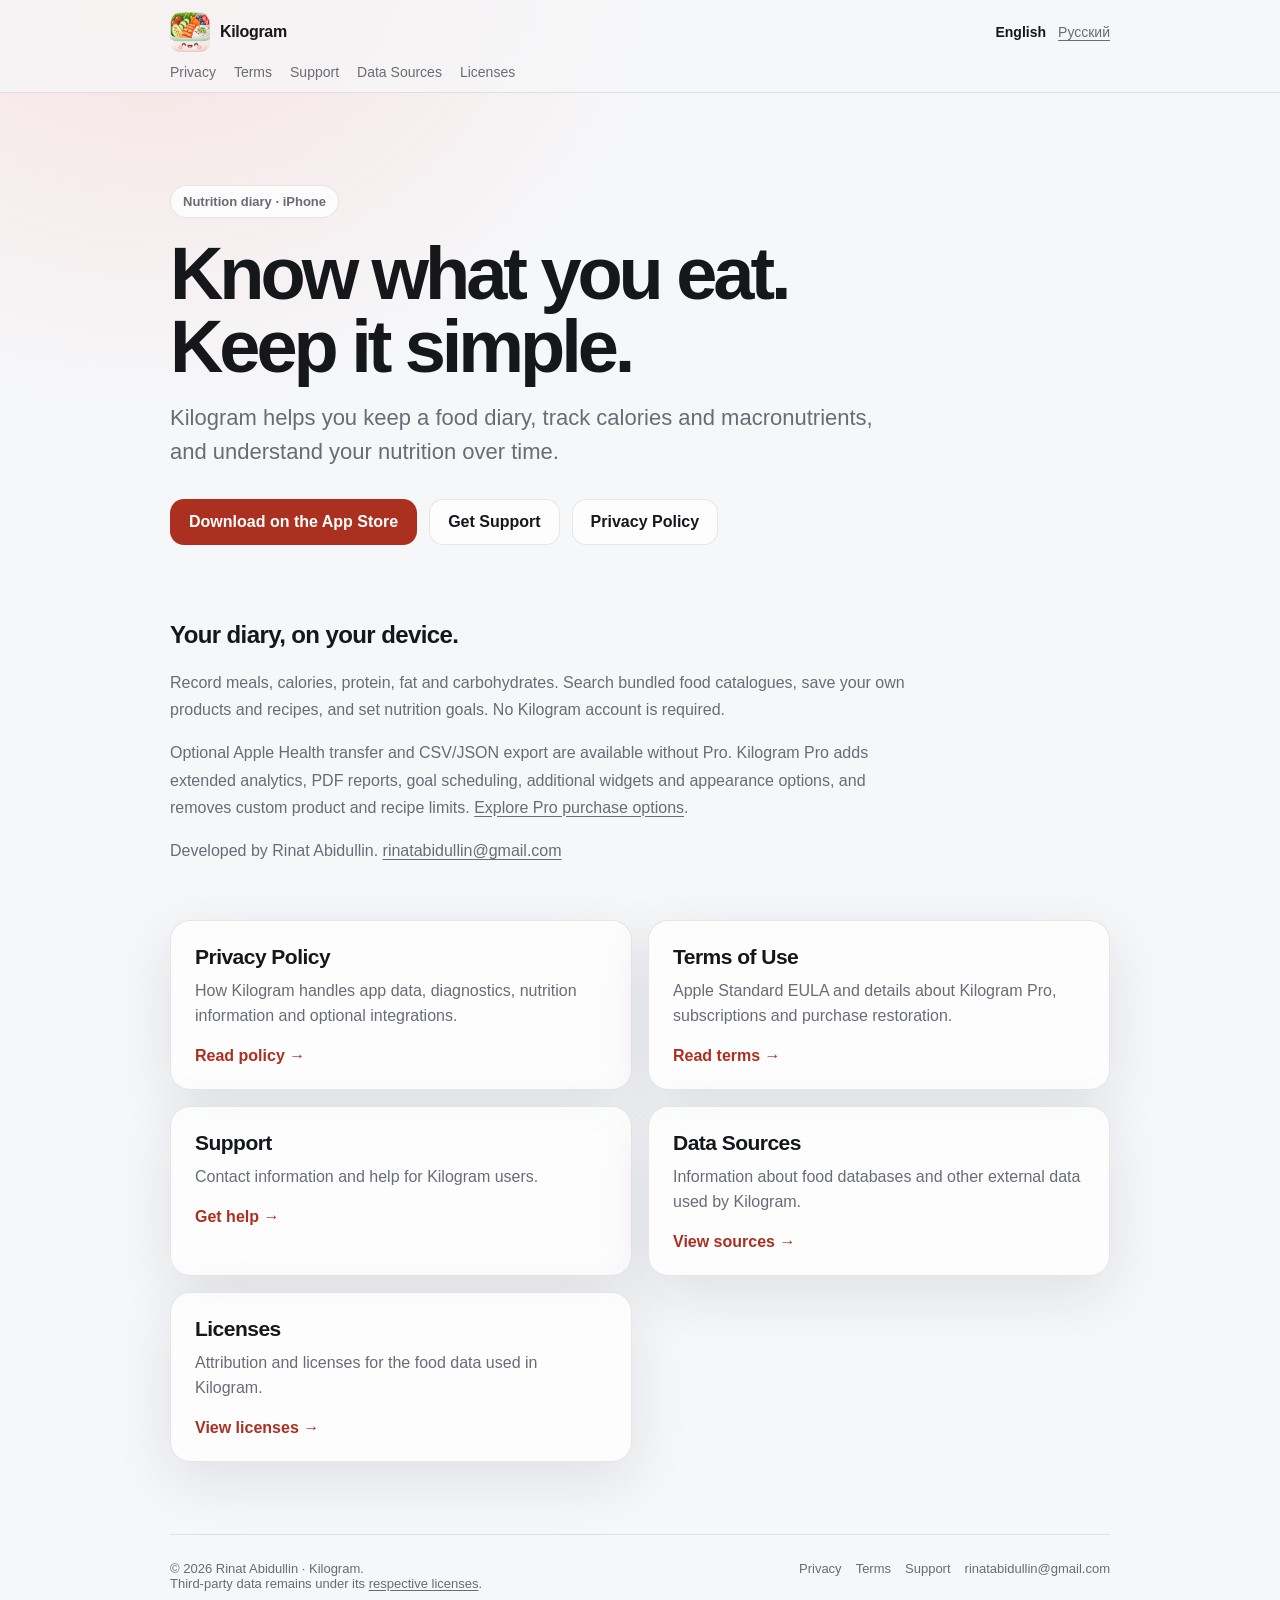
<file: index.html>
<!doctype html>
<html lang="en">
<head>
  <meta charset="utf-8">
  <meta name="viewport" content="width=device-width, initial-scale=1">
  <meta name="description" content="Kilogram — nutrition diary and calorie tracker. Privacy, terms, support and food data sources.">
  <meta name="theme-color" content="#ff6b57">
  <title>Nutrition diary — Kilogram</title>
  <link rel="icon" type="image/png" href="./assets/kilogram-app-icon.png">
  <link rel="apple-touch-icon" href="./assets/kilogram-app-icon.png">
  <link rel="stylesheet" href="./assets/styles.css">
  <link rel="canonical" href="https://rinatabidullin.github.io/kilogram-site/">
  <link rel="alternate" hreflang="en" href="https://rinatabidullin.github.io/kilogram-site/">
  <link rel="alternate" hreflang="ru" href="https://rinatabidullin.github.io/kilogram-site/ru/">
</head>
<body>
  <a class="skip-link" href="#main">Skip to content</a>
  <header class="site-header">
    <div class="header-inner">
      <a class="brand" href="./"><img class="brand-mark" src="./assets/kilogram-app-icon.png" width="40" height="40" alt=""><span>Kilogram</span></a>
      <nav class="language-switcher" aria-label="Language">
        <a href="./" lang="en" hreflang="en" aria-current="page">English</a>
        <a href="ru/" lang="ru" hreflang="ru">Русский</a>
      </nav>
      <nav class="nav" aria-label="Primary">
        <a href="./privacy/">Privacy</a>
        <a href="./terms/">Terms</a>
        <a href="./support/">Support</a>
        <a href="./data-sources/">Data Sources</a>
        <a href="./licenses/">Licenses</a>
      </nav>
    </div>
  </header>
  <main id="main" tabindex="-1">
    <section class="hero">
      <span class="eyebrow">Nutrition diary · iPhone</span>
      <h1>Know what you eat.<br>Keep it simple.</h1>
      <p>Kilogram helps you keep a food diary, track calories and macronutrients, and understand your nutrition over time.</p>
      <div class="actions">
        <a class="button primary" href="https://apps.apple.com/app/id1133175657">Download on the App Store</a>
        <a class="button" href="support/">Get Support</a>
        <a class="button" href="privacy/">Privacy Policy</a>
      </div>
    </section>

    <section class="feature-summary" aria-labelledby="features-title">
      <h2 id="features-title">Your diary, on your device.</h2>
      <p>Record meals, calories, protein, fat and carbohydrates. Search bundled food catalogues, save your own products and recipes, and set nutrition goals. No Kilogram account is required.</p>
      <p>Optional Apple Health transfer and CSV/JSON export are available without Pro. Kilogram Pro adds extended analytics, PDF reports, goal scheduling, additional widgets and appearance options, and removes custom product and recipe limits. <a href="terms/">Explore Pro purchase options</a>.</p>
      <p>Developed by Rinat Abidullin. <a href="mailto:rinatabidullin@gmail.com">rinatabidullin@gmail.com</a></p>
    </section>

    <section class="grid" aria-label="Information">
      <a class="card" href="privacy/">
        <h2>Privacy Policy</h2>
        <p>How Kilogram handles app data, diagnostics, nutrition information and optional integrations.</p>
        <span class="arrow">Read policy →</span>
      </a>
      <a class="card" href="terms/">
        <h2>Terms of Use</h2>
        <p>Apple Standard EULA and details about Kilogram Pro, subscriptions and purchase restoration.</p>
        <span class="arrow">Read terms →</span>
      </a>
      <a class="card" href="support/">
        <h2>Support</h2>
        <p>Contact information and help for Kilogram users.</p>
        <span class="arrow">Get help →</span>
      </a>
      <a class="card" href="data-sources/">
        <h2>Data Sources</h2>
        <p>Information about food databases and other external data used by Kilogram.</p>
        <span class="arrow">View sources →</span>
      </a>
      <a class="card" href="licenses/">
        <h2>Licenses</h2>
        <p>Attribution and licenses for the food data used in Kilogram.</p>
        <span class="arrow">View licenses →</span>
      </a>
    </section>
  </main>
  <footer>
    <span>© <span data-current-year>2026</span> Rinat Abidullin · Kilogram.<br>Third-party data remains under its <a href="./licenses/">respective licenses</a>.</span>
    <span class="footer-links"><a href="./privacy/">Privacy</a><a href="./terms/">Terms</a><a href="./support/">Support</a><a href="mailto:rinatabidullin@gmail.com">rinatabidullin@gmail.com</a></span>
  </footer>
  <script src="./assets/site.js" defer></script>
</body>
</html>
</file>
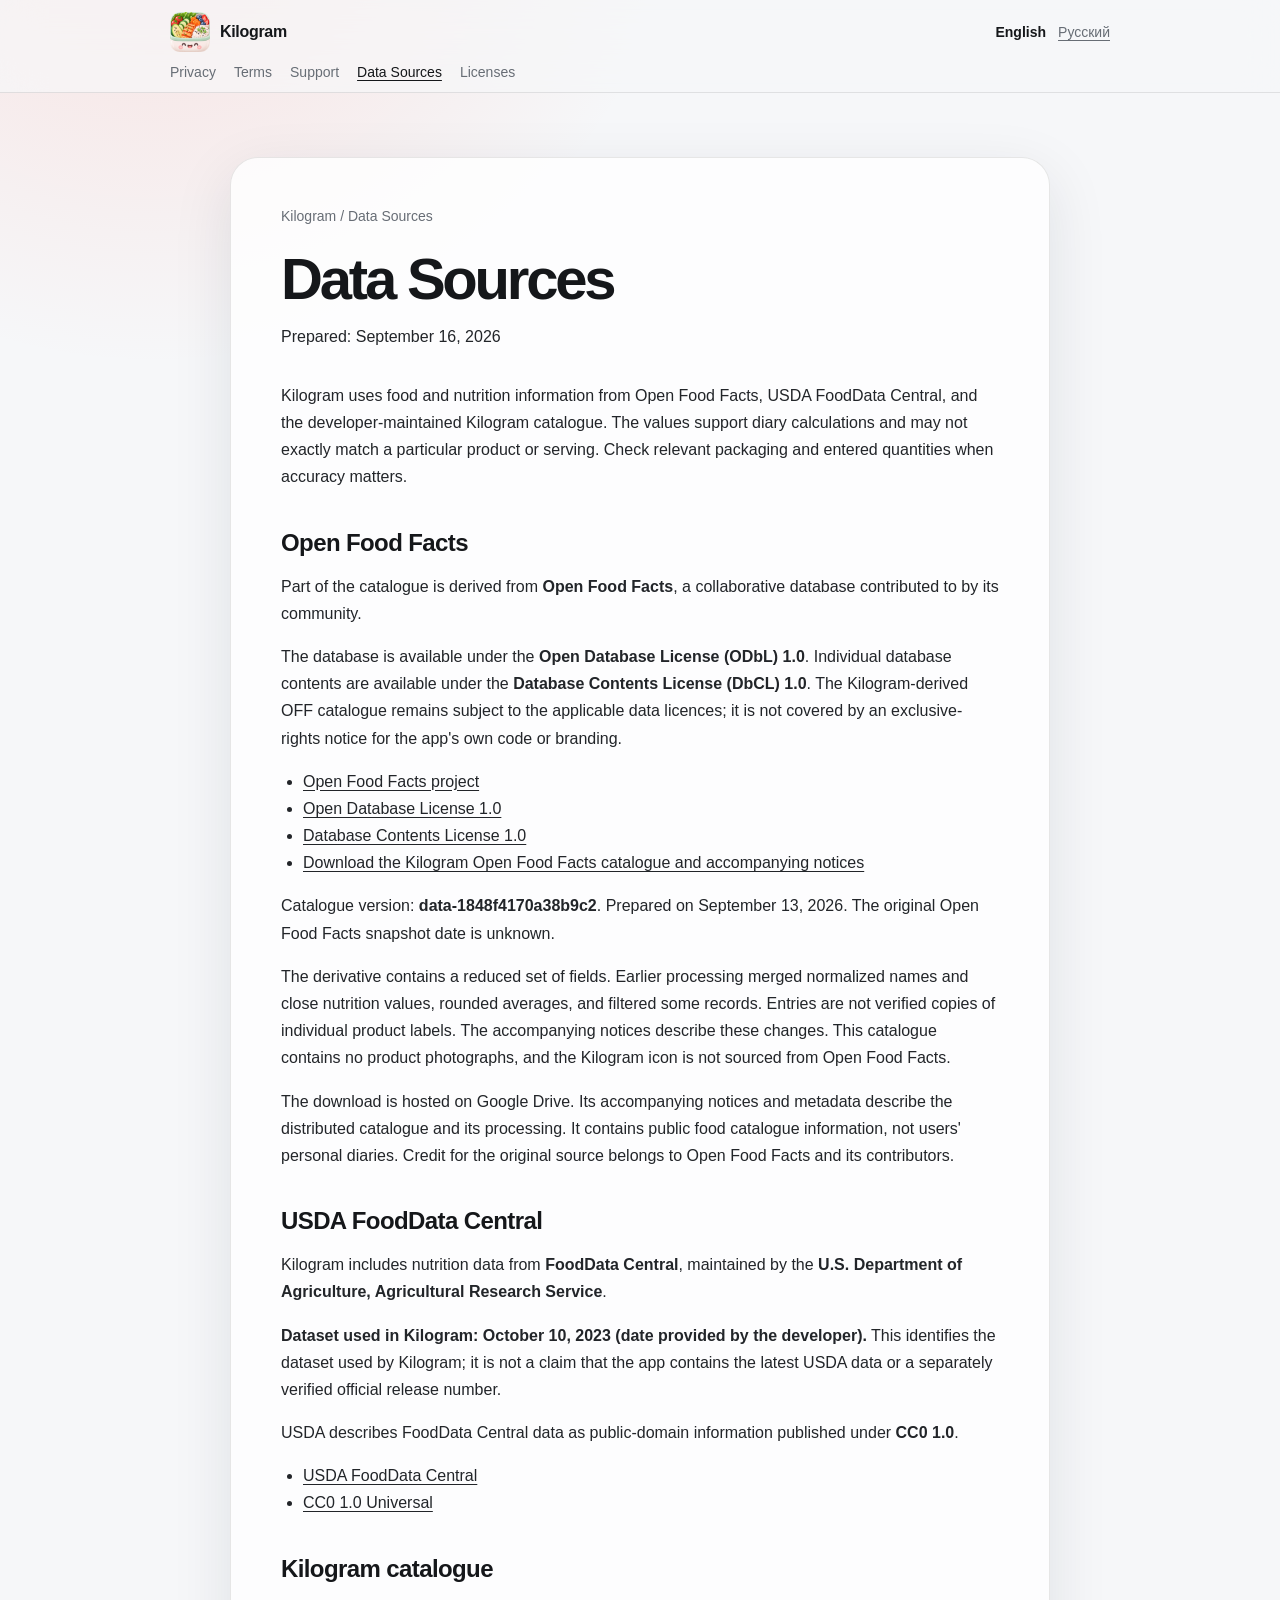
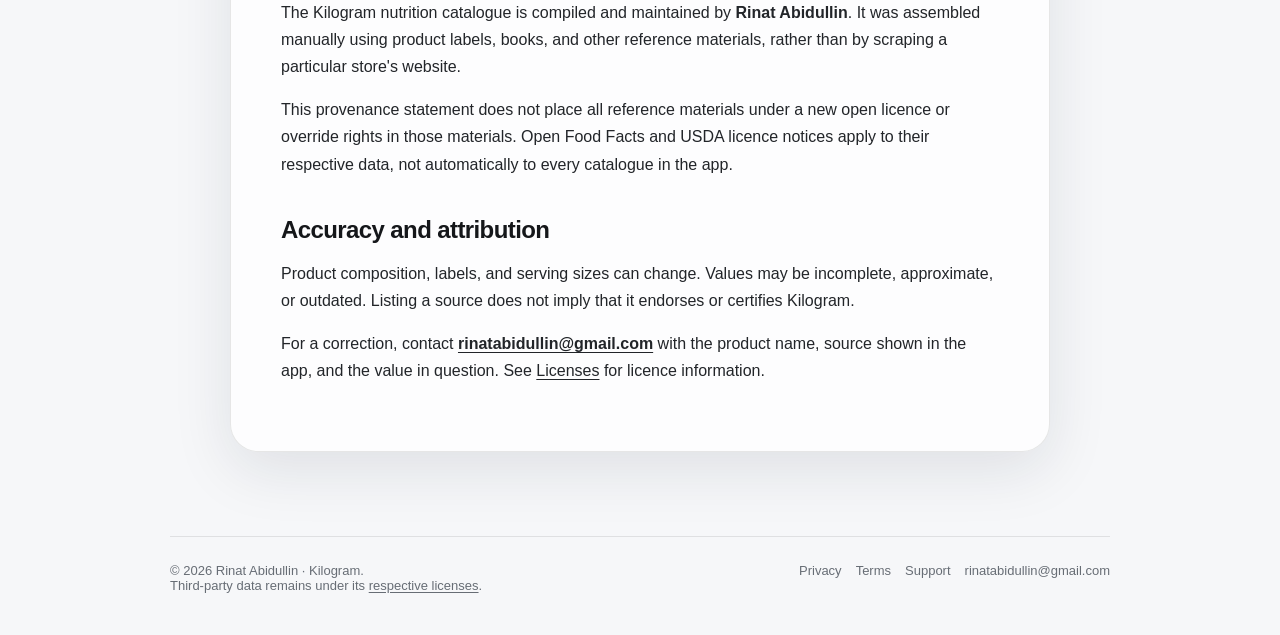
<file: data-sources/index.html>
<!doctype html>
<html lang="en">
<head>
  <meta charset="utf-8">
  <meta name="viewport" content="width=device-width, initial-scale=1">
  <meta name="description" content="Open Food Facts, USDA FoodData Central and Kilogram catalogue provenance, versions and licenses.">
  <meta name="theme-color" content="#ff6b57">
  <title>Data Sources — Kilogram</title>
  <link rel="icon" type="image/png" href="../assets/kilogram-app-icon.png">
  <link rel="apple-touch-icon" href="../assets/kilogram-app-icon.png">
  <link rel="stylesheet" href="../assets/styles.css">
  <link rel="canonical" href="https://rinatabidullin.github.io/kilogram-site/data-sources/">
  <link rel="alternate" hreflang="en" href="https://rinatabidullin.github.io/kilogram-site/data-sources/">
  <link rel="alternate" hreflang="ru" href="https://rinatabidullin.github.io/kilogram-site/ru/data-sources/">
</head>
<body>
  <a class="skip-link" href="#main">Skip to content</a>
  <header class="site-header">
    <div class="header-inner">
      <a class="brand" href="../"><img class="brand-mark" src="../assets/kilogram-app-icon.png" width="40" height="40" alt=""><span>Kilogram</span></a>
      <nav class="language-switcher" aria-label="Language">
        <a href="./" lang="en" hreflang="en" aria-current="page">English</a>
        <a href="../ru/data-sources/" lang="ru" hreflang="ru">Русский</a>
      </nav>
      <nav class="nav" aria-label="Primary">
        <a href="../privacy/">Privacy</a>
        <a href="../terms/">Terms</a>
        <a href="../support/">Support</a>
        <a href="../data-sources/" aria-current="page">Data Sources</a>
        <a href="../licenses/">Licenses</a>
      </nav>
    </div>
  </header>
  <main id="main" tabindex="-1" class="document">
    <article class="document-shell">
      <div class="breadcrumb"><a href="../">Kilogram</a> / Data Sources</div>
      <h1>Data Sources</h1>
      <p class="meta">Prepared: <time datetime="2026-09-16">September 16, 2026</time></p>
        <p>Kilogram uses food and nutrition information from Open Food Facts, USDA FoodData Central, and the developer-maintained Kilogram catalogue. The values support diary calculations and may not exactly match a particular product or serving. Check relevant packaging and entered quantities when accuracy matters.</p>
        <h2>Open Food Facts</h2>
        <p>Part of the catalogue is derived from <strong>Open Food Facts</strong>, a collaborative database contributed to by its community.</p>
        <p>The database is available under the <strong>Open Database License (ODbL) 1.0</strong>. Individual database contents are available under the <strong>Database Contents License (DbCL) 1.0</strong>. The Kilogram-derived OFF catalogue remains subject to the applicable data licences; it is not covered by an exclusive-rights notice for the app's own code or branding.</p>
        <ul>
<li><a href="https://world.openfoodfacts.org/">Open Food Facts project</a></li>
<li><a href="https://opendatacommons.org/licenses/odbl/1-0/">Open Database License 1.0</a></li>
<li><a href="https://opendatacommons.org/licenses/dbcl/1-0/">Database Contents License 1.0</a></li>
<li><a href="https://drive.google.com/file/d/1NzUM6jaEcSZrMdNPCFFt3goFEkJGOzcD">Download the Kilogram Open Food Facts catalogue and accompanying notices</a></li>
</ul>
        <p>Catalogue version: <strong>data-1848f4170a38b9c2</strong>. Prepared on September 13, 2026. The original Open Food Facts snapshot date is unknown.</p>
        <p>The derivative contains a reduced set of fields. Earlier processing merged normalized names and close nutrition values, rounded averages, and filtered some records. Entries are not verified copies of individual product labels. The accompanying notices describe these changes. This catalogue contains no product photographs, and the Kilogram icon is not sourced from Open Food Facts.</p>
        <p>The download is hosted on Google Drive. Its accompanying notices and metadata describe the distributed catalogue and its processing. It contains public food catalogue information, not users' personal diaries. Credit for the original source belongs to Open Food Facts and its contributors.</p>
        <h2>USDA FoodData Central</h2>
        <p>Kilogram includes nutrition data from <strong>FoodData Central</strong>, maintained by the <strong>U.S. Department of Agriculture, Agricultural Research Service</strong>.</p>
        <p><strong>Dataset used in Kilogram: October 10, 2023 (date provided by the developer).</strong> This identifies the dataset used by Kilogram; it is not a claim that the app contains the latest USDA data or a separately verified official release number.</p>
        <p>USDA describes FoodData Central data as public-domain information published under <strong>CC0 1.0</strong>.</p>
        <ul>
<li><a href="https://fdc.nal.usda.gov/">USDA FoodData Central</a></li>
<li><a href="https://creativecommons.org/publicdomain/zero/1.0/">CC0 1.0 Universal</a></li>
</ul>
        <h2>Kilogram catalogue</h2>
        <p>The Kilogram nutrition catalogue is compiled and maintained by <strong>Rinat Abidullin</strong>. It was assembled manually using product labels, books, and other reference materials, rather than by scraping a particular store's website.</p>
        <p>This provenance statement does not place all reference materials under a new open licence or override rights in those materials. Open Food Facts and USDA licence notices apply to their respective data, not automatically to every catalogue in the app.</p>
        <h2>Accuracy and attribution</h2>
        <p>Product composition, labels, and serving sizes can change. Values may be incomplete, approximate, or outdated. Listing a source does not imply that it endorses or certifies Kilogram.</p>
        <p>For a correction, contact <strong><a href="mailto:rinatabidullin@gmail.com">rinatabidullin@gmail.com</a></strong> with the product name, source shown in the app, and the value in question. See <a href="../licenses/">Licenses</a> for licence information.</p>
    </article>
  </main>
  <footer>
    <span>© <span data-current-year>2026</span> Rinat Abidullin · Kilogram.<br>Third-party data remains under its <a href="../licenses/">respective licenses</a>.</span>
    <span class="footer-links"><a href="../privacy/">Privacy</a><a href="../terms/">Terms</a><a href="../support/">Support</a><a href="mailto:rinatabidullin@gmail.com">rinatabidullin@gmail.com</a></span>
  </footer>
  <script src="../assets/site.js" defer></script>
</body>
</html>
</file>
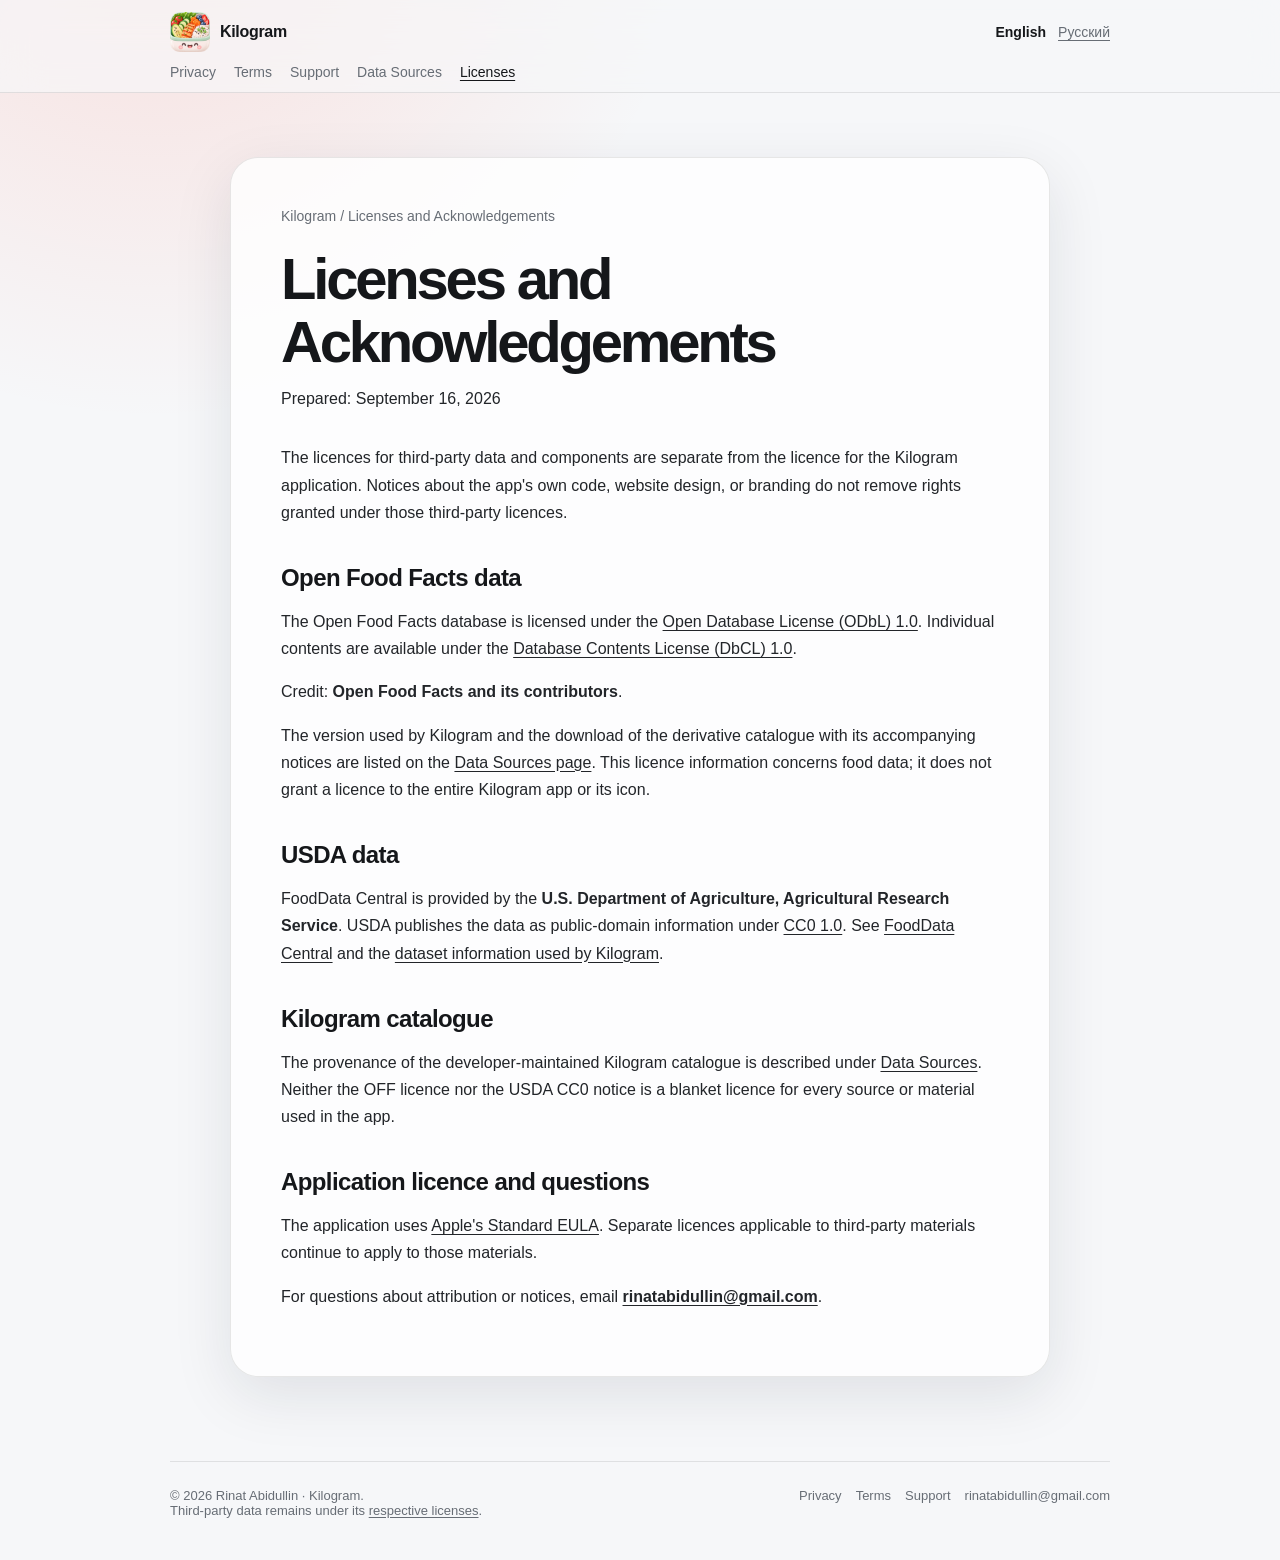
<file: licenses/index.html>
<!doctype html>
<html lang="en">
<head>
  <meta charset="utf-8">
  <meta name="viewport" content="width=device-width, initial-scale=1">
  <meta name="description" content="Attribution and data licenses for Open Food Facts, USDA and the Kilogram catalogue.">
  <meta name="theme-color" content="#ff6b57">
  <title>Licenses and Acknowledgements — Kilogram</title>
  <link rel="icon" type="image/png" href="../assets/kilogram-app-icon.png">
  <link rel="apple-touch-icon" href="../assets/kilogram-app-icon.png">
  <link rel="stylesheet" href="../assets/styles.css">
  <link rel="canonical" href="https://rinatabidullin.github.io/kilogram-site/licenses/">
  <link rel="alternate" hreflang="en" href="https://rinatabidullin.github.io/kilogram-site/licenses/">
  <link rel="alternate" hreflang="ru" href="https://rinatabidullin.github.io/kilogram-site/ru/licenses/">
</head>
<body>
  <a class="skip-link" href="#main">Skip to content</a>
  <header class="site-header">
    <div class="header-inner">
      <a class="brand" href="../"><img class="brand-mark" src="../assets/kilogram-app-icon.png" width="40" height="40" alt=""><span>Kilogram</span></a>
      <nav class="language-switcher" aria-label="Language">
        <a href="./" lang="en" hreflang="en" aria-current="page">English</a>
        <a href="../ru/licenses/" lang="ru" hreflang="ru">Русский</a>
      </nav>
      <nav class="nav" aria-label="Primary">
        <a href="../privacy/">Privacy</a>
        <a href="../terms/">Terms</a>
        <a href="../support/">Support</a>
        <a href="../data-sources/">Data Sources</a>
        <a href="../licenses/" aria-current="page">Licenses</a>
      </nav>
    </div>
  </header>
  <main id="main" tabindex="-1" class="document">
    <article class="document-shell">
      <div class="breadcrumb"><a href="../">Kilogram</a> / Licenses and Acknowledgements</div>
      <h1>Licenses and Acknowledgements</h1>
      <p class="meta">Prepared: <time datetime="2026-09-16">September 16, 2026</time></p>
        <p>The licences for third-party data and components are separate from the licence for the Kilogram application. Notices about the app's own code, website design, or branding do not remove rights granted under those third-party licences.</p>
        <h2>Open Food Facts data</h2>
        <p>The Open Food Facts database is licensed under the <a href="https://opendatacommons.org/licenses/odbl/1-0/">Open Database License (ODbL) 1.0</a>. Individual contents are available under the <a href="https://opendatacommons.org/licenses/dbcl/1-0/">Database Contents License (DbCL) 1.0</a>.</p>
        <p>Credit: <strong>Open Food Facts and its contributors</strong>.</p>
        <p>The version used by Kilogram and the download of the derivative catalogue with its accompanying notices are listed on the <a href="../data-sources/">Data Sources page</a>. This licence information concerns food data; it does not grant a licence to the entire Kilogram app or its icon.</p>
        <h2>USDA data</h2>
        <p>FoodData Central is provided by the <strong>U.S. Department of Agriculture, Agricultural Research Service</strong>. USDA publishes the data as public-domain information under <a href="https://creativecommons.org/publicdomain/zero/1.0/">CC0 1.0</a>. See <a href="https://fdc.nal.usda.gov/">FoodData Central</a> and the <a href="../data-sources/">dataset information used by Kilogram</a>.</p>
        <h2>Kilogram catalogue</h2>
        <p>The provenance of the developer-maintained Kilogram catalogue is described under <a href="../data-sources/">Data Sources</a>. Neither the OFF licence nor the USDA CC0 notice is a blanket licence for every source or material used in the app.</p>
        <h2>Application licence and questions</h2>
        <p>The application uses <a href="https://www.apple.com/legal/internet-services/itunes/dev/stdeula/">Apple's Standard EULA</a>. Separate licences applicable to third-party materials continue to apply to those materials.</p>
        <p>For questions about attribution or notices, email <strong><a href="mailto:rinatabidullin@gmail.com">rinatabidullin@gmail.com</a></strong>.</p>
    </article>
  </main>
  <footer>
    <span>© <span data-current-year>2026</span> Rinat Abidullin · Kilogram.<br>Third-party data remains under its <a href="../licenses/">respective licenses</a>.</span>
    <span class="footer-links"><a href="../privacy/">Privacy</a><a href="../terms/">Terms</a><a href="../support/">Support</a><a href="mailto:rinatabidullin@gmail.com">rinatabidullin@gmail.com</a></span>
  </footer>
  <script src="../assets/site.js" defer></script>
</body>
</html>
</file>
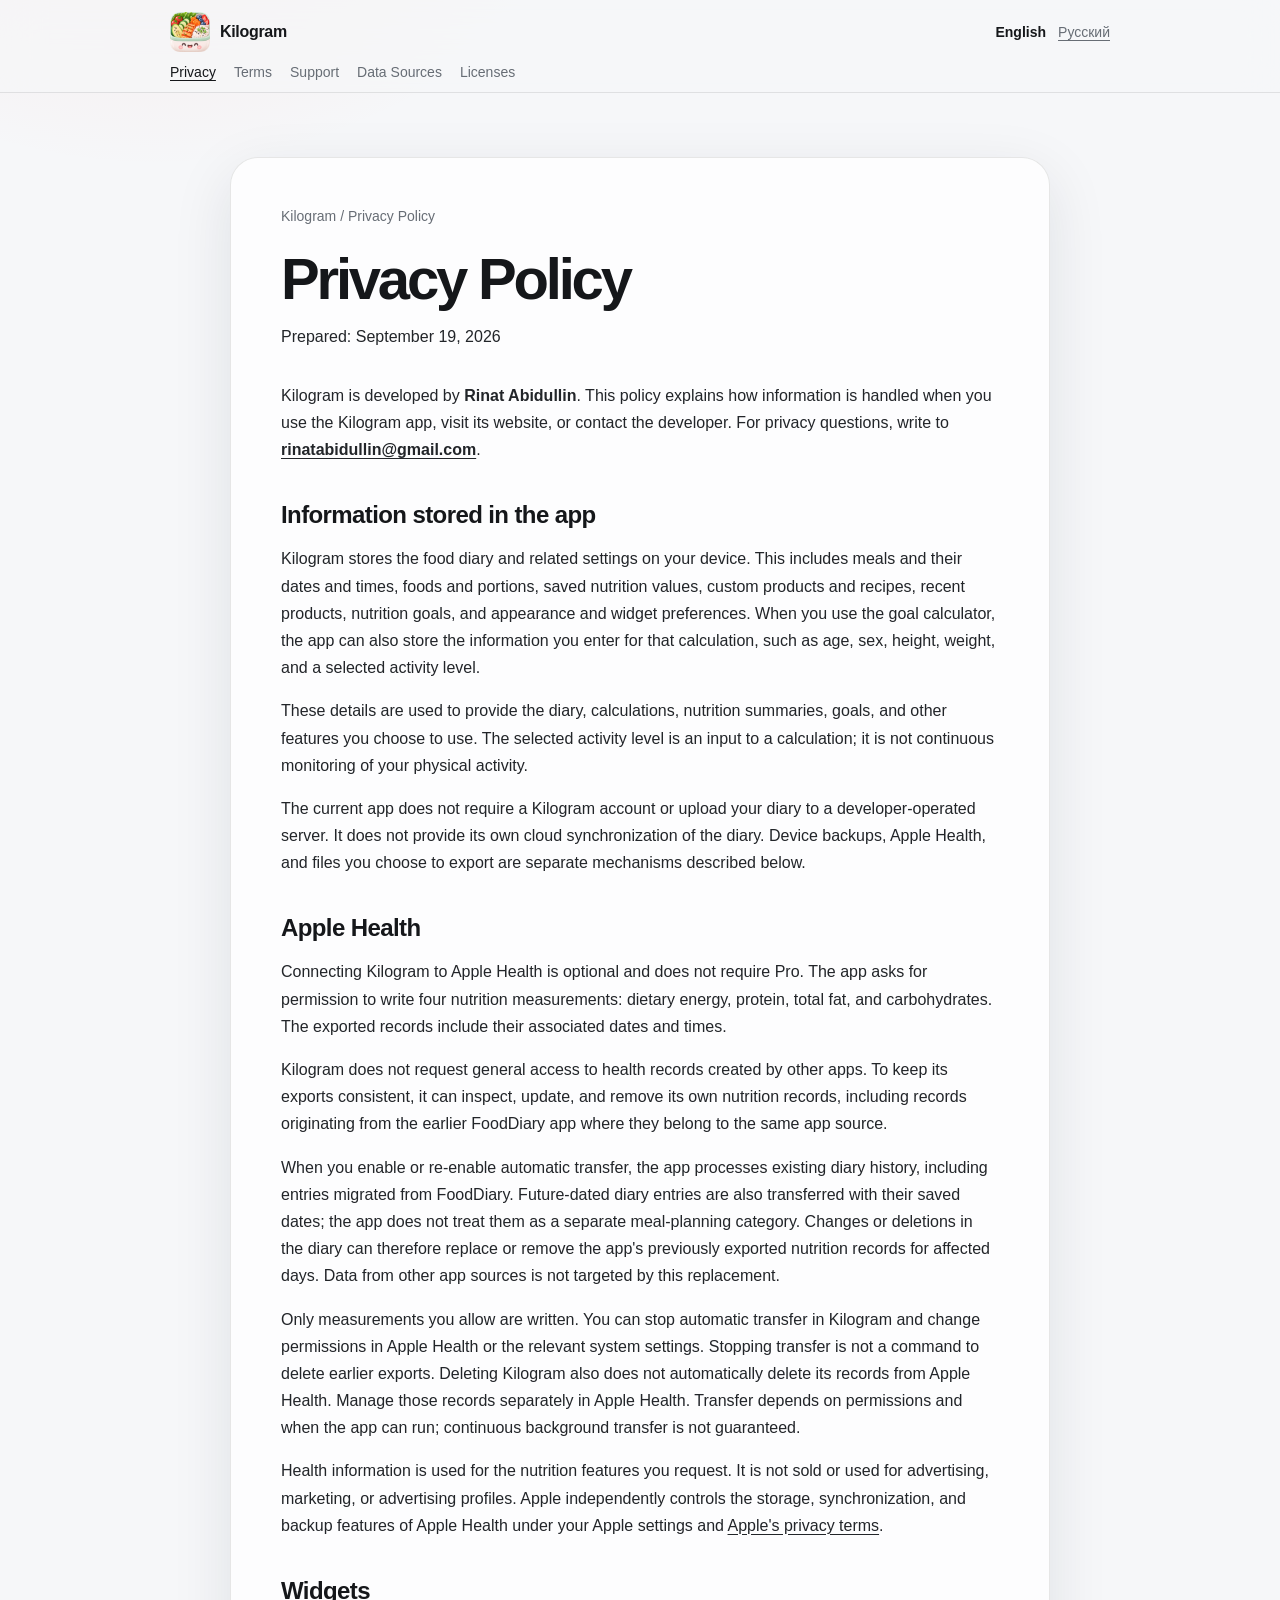
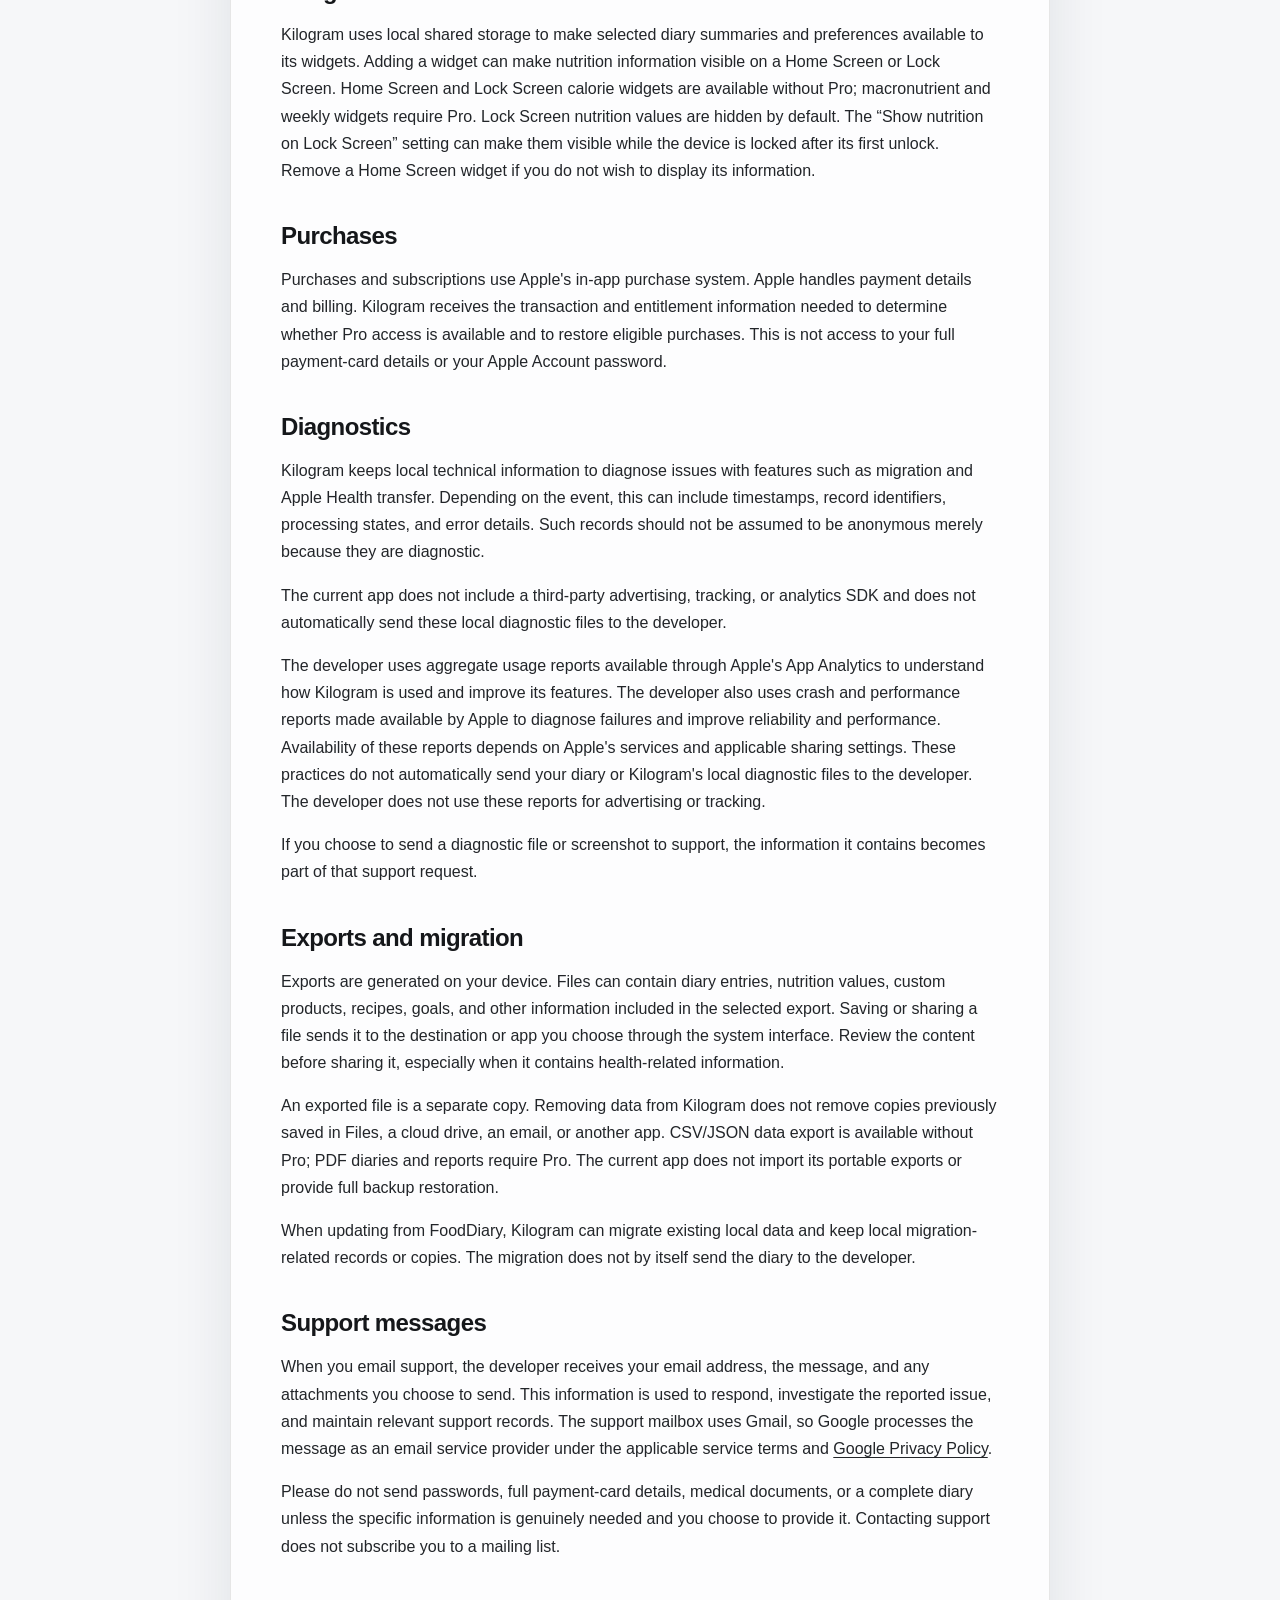
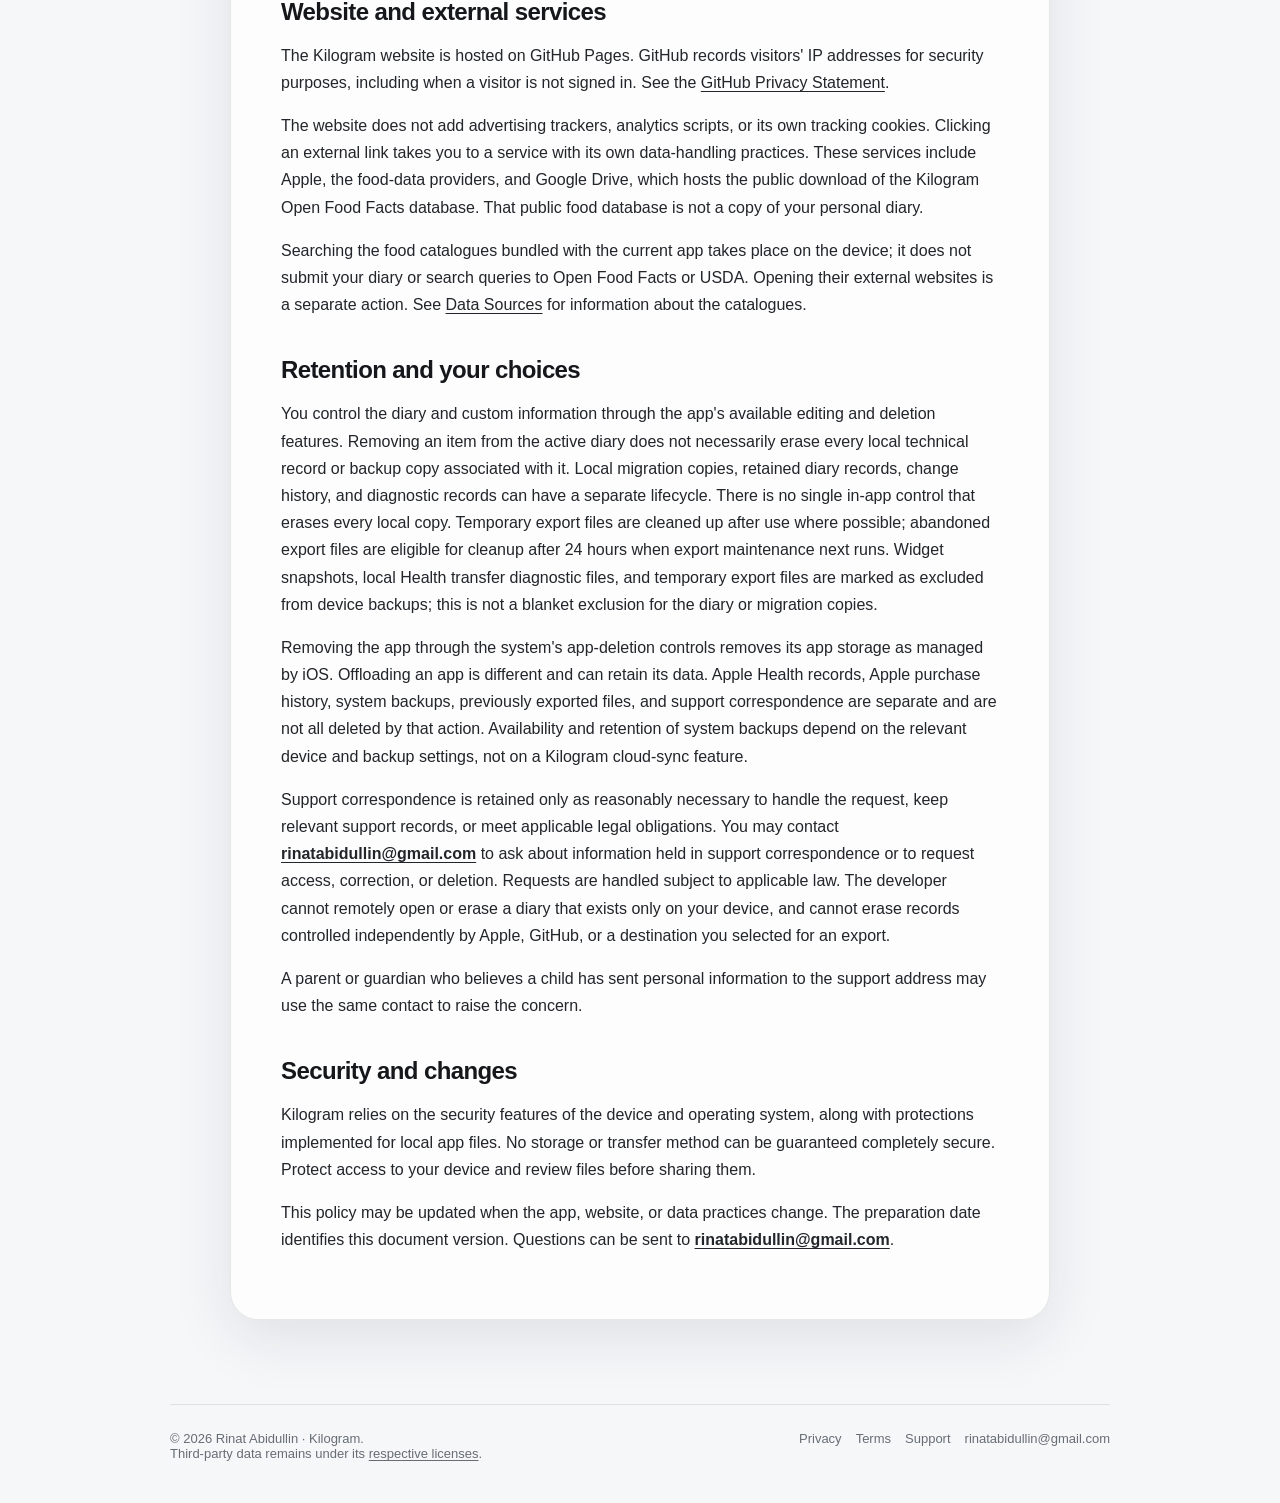
<file: privacy/index.html>
<!doctype html>
<html lang="en">
<head>
  <meta charset="utf-8">
  <meta name="viewport" content="width=device-width, initial-scale=1">
  <meta name="description" content="How Kilogram handles local nutrition data, Apple Health, exports, purchases and support messages.">
  <meta name="theme-color" content="#ff6b57">
  <title>Privacy Policy — Kilogram</title>
  <link rel="icon" type="image/png" href="../assets/kilogram-app-icon.png">
  <link rel="apple-touch-icon" href="../assets/kilogram-app-icon.png">
  <link rel="stylesheet" href="../assets/styles.css">
  <link rel="canonical" href="https://rinatabidullin.github.io/kilogram-site/privacy/">
  <link rel="alternate" hreflang="en" href="https://rinatabidullin.github.io/kilogram-site/privacy/">
  <link rel="alternate" hreflang="ru" href="https://rinatabidullin.github.io/kilogram-site/ru/privacy/">
</head>
<body>
  <a class="skip-link" href="#main">Skip to content</a>
  <header class="site-header">
    <div class="header-inner">
      <a class="brand" href="../"><img class="brand-mark" src="../assets/kilogram-app-icon.png" width="40" height="40" alt=""><span>Kilogram</span></a>
      <nav class="language-switcher" aria-label="Language">
        <a href="./" lang="en" hreflang="en" aria-current="page">English</a>
        <a href="../ru/privacy/" lang="ru" hreflang="ru">Русский</a>
      </nav>
      <nav class="nav" aria-label="Primary">
        <a href="../privacy/" aria-current="page">Privacy</a>
        <a href="../terms/">Terms</a>
        <a href="../support/">Support</a>
        <a href="../data-sources/">Data Sources</a>
        <a href="../licenses/">Licenses</a>
      </nav>
    </div>
  </header>
  <main id="main" tabindex="-1" class="document">
    <article class="document-shell">
      <div class="breadcrumb"><a href="../">Kilogram</a> / Privacy Policy</div>
      <h1>Privacy Policy</h1>
      <p class="meta">Prepared: <time datetime="2026-09-19">September 19, 2026</time></p>
        <p>Kilogram is developed by <strong>Rinat Abidullin</strong>. This policy explains how information is handled when you use the Kilogram app, visit its website, or contact the developer. For privacy questions, write to <strong><a href="mailto:rinatabidullin@gmail.com">rinatabidullin@gmail.com</a></strong>.</p>
        <h2>Information stored in the app</h2>
        <p>Kilogram stores the food diary and related settings on your device. This includes meals and their dates and times, foods and portions, saved nutrition values, custom products and recipes, recent products, nutrition goals, and appearance and widget preferences. When you use the goal calculator, the app can also store the information you enter for that calculation, such as age, sex, height, weight, and a selected activity level.</p>
        <p>These details are used to provide the diary, calculations, nutrition summaries, goals, and other features you choose to use. The selected activity level is an input to a calculation; it is not continuous monitoring of your physical activity.</p>
        <p>The current app does not require a Kilogram account or upload your diary to a developer-operated server. It does not provide its own cloud synchronization of the diary. Device backups, Apple Health, and files you choose to export are separate mechanisms described below.</p>
        <h2>Apple Health</h2>
        <p>Connecting Kilogram to Apple Health is optional and does not require Pro. The app asks for permission to write four nutrition measurements: dietary energy, protein, total fat, and carbohydrates. The exported records include their associated dates and times.</p>
        <p>Kilogram does not request general access to health records created by other apps. To keep its exports consistent, it can inspect, update, and remove its own nutrition records, including records originating from the earlier FoodDiary app where they belong to the same app source.</p>
        <p>When you enable or re-enable automatic transfer, the app processes existing diary history, including entries migrated from FoodDiary. Future-dated diary entries are also transferred with their saved dates; the app does not treat them as a separate meal-planning category. Changes or deletions in the diary can therefore replace or remove the app's previously exported nutrition records for affected days. Data from other app sources is not targeted by this replacement.</p>
        <p>Only measurements you allow are written. You can stop automatic transfer in Kilogram and change permissions in Apple Health or the relevant system settings. Stopping transfer is not a command to delete earlier exports. Deleting Kilogram also does not automatically delete its records from Apple Health. Manage those records separately in Apple Health. Transfer depends on permissions and when the app can run; continuous background transfer is not guaranteed.</p>
        <p>Health information is used for the nutrition features you request. It is not sold or used for advertising, marketing, or advertising profiles. Apple independently controls the storage, synchronization, and backup features of Apple Health under your Apple settings and <a href="https://www.apple.com/legal/privacy/">Apple's privacy terms</a>.</p>
        <h2>Widgets</h2>
        <p>Kilogram uses local shared storage to make selected diary summaries and preferences available to its widgets. Adding a widget can make nutrition information visible on a Home Screen or Lock Screen. Home Screen and Lock Screen calorie widgets are available without Pro; macronutrient and weekly widgets require Pro. Lock Screen nutrition values are hidden by default. The “Show nutrition on Lock Screen” setting can make them visible while the device is locked after its first unlock. Remove a Home Screen widget if you do not wish to display its information.</p>
        <h2>Purchases</h2>
        <p>Purchases and subscriptions use Apple's in-app purchase system. Apple handles payment details and billing. Kilogram receives the transaction and entitlement information needed to determine whether Pro access is available and to restore eligible purchases. This is not access to your full payment-card details or your Apple Account password.</p>
        <h2>Diagnostics</h2>
        <p>Kilogram keeps local technical information to diagnose issues with features such as migration and Apple Health transfer. Depending on the event, this can include timestamps, record identifiers, processing states, and error details. Such records should not be assumed to be anonymous merely because they are diagnostic.</p>
        <p>The current app does not include a third-party advertising, tracking, or analytics SDK and does not automatically send these local diagnostic files to the developer.</p>
        <p>The developer uses aggregate usage reports available through Apple's App Analytics to understand how Kilogram is used and improve its features. The developer also uses crash and performance reports made available by Apple to diagnose failures and improve reliability and performance. Availability of these reports depends on Apple's services and applicable sharing settings. These practices do not automatically send your diary or Kilogram's local diagnostic files to the developer. The developer does not use these reports for advertising or tracking.</p>
        <p>If you choose to send a diagnostic file or screenshot to support, the information it contains becomes part of that support request.</p>
        <h2>Exports and migration</h2>
        <p>Exports are generated on your device. Files can contain diary entries, nutrition values, custom products, recipes, goals, and other information included in the selected export. Saving or sharing a file sends it to the destination or app you choose through the system interface. Review the content before sharing it, especially when it contains health-related information.</p>
        <p>An exported file is a separate copy. Removing data from Kilogram does not remove copies previously saved in Files, a cloud drive, an email, or another app. CSV/JSON data export is available without Pro; PDF diaries and reports require Pro. The current app does not import its portable exports or provide full backup restoration.</p>
        <p>When updating from FoodDiary, Kilogram can migrate existing local data and keep local migration-related records or copies. The migration does not by itself send the diary to the developer.</p>
        <h2>Support messages</h2>
        <p>When you email support, the developer receives your email address, the message, and any attachments you choose to send. This information is used to respond, investigate the reported issue, and maintain relevant support records. The support mailbox uses Gmail, so Google processes the message as an email service provider under the applicable service terms and <a href="https://policies.google.com/privacy">Google Privacy Policy</a>.</p>
        <p>Please do not send passwords, full payment-card details, medical documents, or a complete diary unless the specific information is genuinely needed and you choose to provide it. Contacting support does not subscribe you to a mailing list.</p>
        <h2>Website and external services</h2>
        <p>The Kilogram website is hosted on GitHub Pages. GitHub records visitors' IP addresses for security purposes, including when a visitor is not signed in. See the <a href="https://docs.github.com/en/site-policy/privacy-policies/github-general-privacy-statement">GitHub Privacy Statement</a>.</p>
        <p>The website does not add advertising trackers, analytics scripts, or its own tracking cookies. Clicking an external link takes you to a service with its own data-handling practices. These services include Apple, the food-data providers, and Google Drive, which hosts the public download of the Kilogram Open Food Facts database. That public food database is not a copy of your personal diary.</p>
        <p>Searching the food catalogues bundled with the current app takes place on the device; it does not submit your diary or search queries to Open Food Facts or USDA. Opening their external websites is a separate action. See <a href="../data-sources/">Data Sources</a> for information about the catalogues.</p>
        <h2>Retention and your choices</h2>
        <p>You control the diary and custom information through the app's available editing and deletion features. Removing an item from the active diary does not necessarily erase every local technical record or backup copy associated with it. Local migration copies, retained diary records, change history, and diagnostic records can have a separate lifecycle. There is no single in-app control that erases every local copy. Temporary export files are cleaned up after use where possible; abandoned export files are eligible for cleanup after 24 hours when export maintenance next runs. Widget snapshots, local Health transfer diagnostic files, and temporary export files are marked as excluded from device backups; this is not a blanket exclusion for the diary or migration copies.</p>
        <p>Removing the app through the system's app-deletion controls removes its app storage as managed by iOS. Offloading an app is different and can retain its data. Apple Health records, Apple purchase history, system backups, previously exported files, and support correspondence are separate and are not all deleted by that action. Availability and retention of system backups depend on the relevant device and backup settings, not on a Kilogram cloud-sync feature.</p>
        <p>Support correspondence is retained only as reasonably necessary to handle the request, keep relevant support records, or meet applicable legal obligations. You may contact <strong><a href="mailto:rinatabidullin@gmail.com">rinatabidullin@gmail.com</a></strong> to ask about information held in support correspondence or to request access, correction, or deletion. Requests are handled subject to applicable law. The developer cannot remotely open or erase a diary that exists only on your device, and cannot erase records controlled independently by Apple, GitHub, or a destination you selected for an export.</p>
        <p>A parent or guardian who believes a child has sent personal information to the support address may use the same contact to raise the concern.</p>
        <h2>Security and changes</h2>
        <p>Kilogram relies on the security features of the device and operating system, along with protections implemented for local app files. No storage or transfer method can be guaranteed completely secure. Protect access to your device and review files before sharing them.</p>
        <p>This policy may be updated when the app, website, or data practices change. The preparation date identifies this document version. Questions can be sent to <strong><a href="mailto:rinatabidullin@gmail.com">rinatabidullin@gmail.com</a></strong>.</p>
    </article>
  </main>
  <footer>
    <span>© <span data-current-year>2026</span> Rinat Abidullin · Kilogram.<br>Third-party data remains under its <a href="../licenses/">respective licenses</a>.</span>
    <span class="footer-links"><a href="../privacy/">Privacy</a><a href="../terms/">Terms</a><a href="../support/">Support</a><a href="mailto:rinatabidullin@gmail.com">rinatabidullin@gmail.com</a></span>
  </footer>
  <script src="../assets/site.js" defer></script>
</body>
</html>
</file>
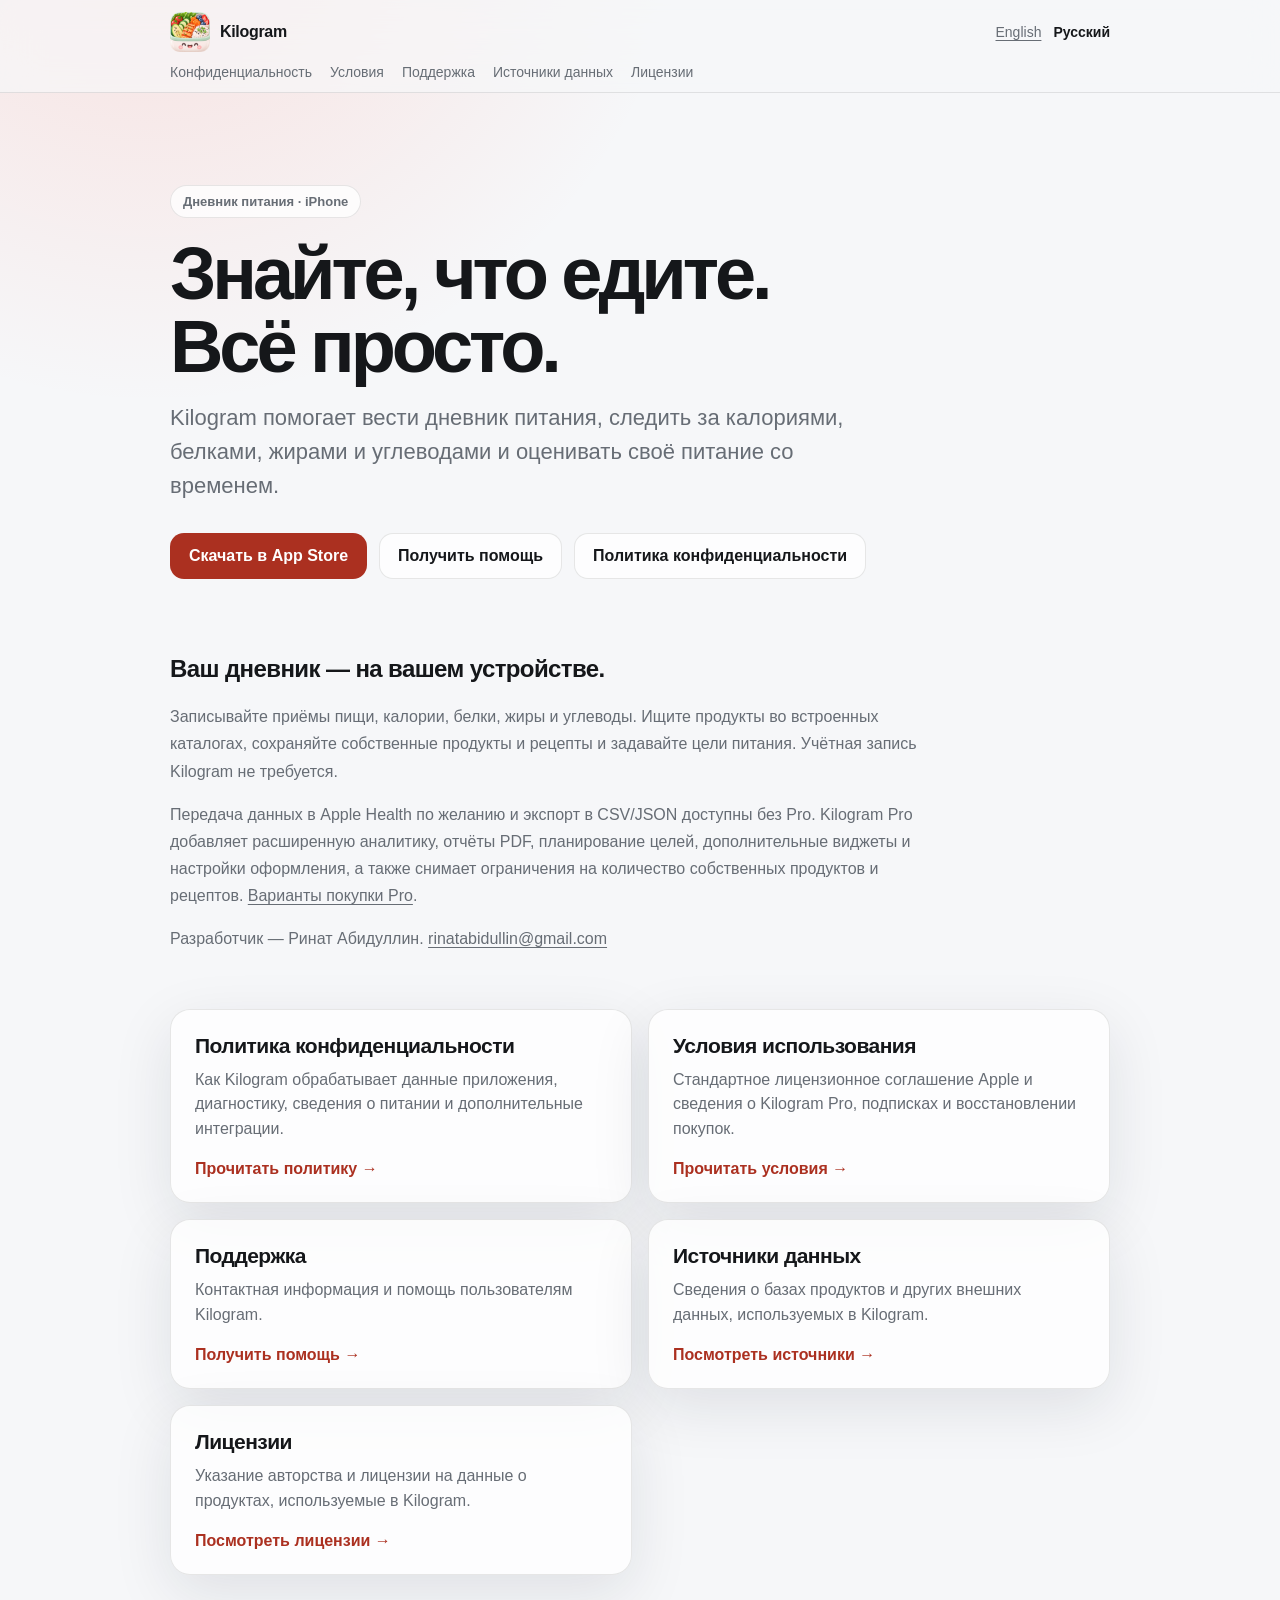
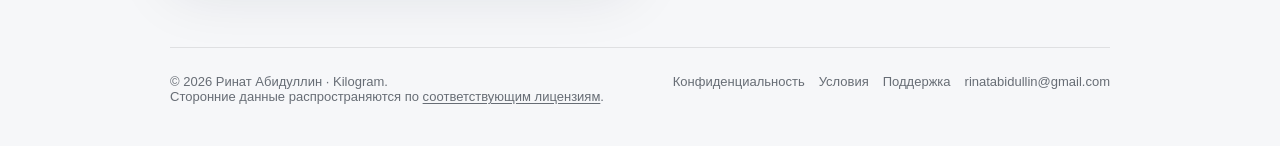
<file: ru/index.html>
<!doctype html>
<html lang="ru">
<head>
  <meta charset="utf-8">
  <meta name="viewport" content="width=device-width, initial-scale=1">
  <meta name="description" content="Kilogram — дневник питания и счётчик калорий. Конфиденциальность, условия использования, поддержка и источники данных о продуктах.">
  <meta name="theme-color" content="#ff6b57">
  <title>Дневник питания — Kilogram</title>
  <link rel="icon" type="image/png" href="../assets/kilogram-app-icon.png">
  <link rel="apple-touch-icon" href="../assets/kilogram-app-icon.png">
  <link rel="stylesheet" href="../assets/styles.css">
  <link rel="canonical" href="https://rinatabidullin.github.io/kilogram-site/ru/">
  <link rel="alternate" hreflang="en" href="https://rinatabidullin.github.io/kilogram-site/">
  <link rel="alternate" hreflang="ru" href="https://rinatabidullin.github.io/kilogram-site/ru/">
</head>
<body>
  <a class="skip-link" href="#main">Перейти к содержимому</a>
  <header class="site-header">
    <div class="header-inner">
      <a class="brand" href="./"><img class="brand-mark" src="../assets/kilogram-app-icon.png" width="40" height="40" alt=""><span>Kilogram</span></a>
      <nav class="language-switcher" aria-label="Язык">
        <a href="../" lang="en" hreflang="en">English</a>
        <a href="./" lang="ru" hreflang="ru" aria-current="page">Русский</a>
      </nav>
      <nav class="nav" aria-label="Основная навигация">
        <a href="./privacy/">Конфиденциальность</a>
        <a href="./terms/">Условия</a>
        <a href="./support/">Поддержка</a>
        <a href="./data-sources/">Источники данных</a>
        <a href="./licenses/">Лицензии</a>
      </nav>
    </div>
  </header>
  <main id="main" tabindex="-1">
    <section class="hero">
      <span class="eyebrow">Дневник питания · iPhone</span>
      <h1>Знайте, что едите.<br>Всё просто.</h1>
      <p>Kilogram помогает вести дневник питания, следить за калориями, белками, жирами и углеводами и оценивать своё питание со временем.</p>
      <div class="actions">
        <a class="button primary" href="https://apps.apple.com/app/id1133175657">Скачать в App Store</a>
        <a class="button" href="support/">Получить помощь</a>
        <a class="button" href="privacy/">Политика конфиденциальности</a>
      </div>
    </section>

    <section class="feature-summary" aria-labelledby="features-title">
      <h2 id="features-title">Ваш дневник — на вашем устройстве.</h2>
      <p>Записывайте приёмы пищи, калории, белки, жиры и углеводы. Ищите продукты во встроенных каталогах, сохраняйте собственные продукты и рецепты и задавайте цели питания. Учётная запись Kilogram не требуется.</p>
      <p>Передача данных в Apple Health по желанию и экспорт в CSV/JSON доступны без Pro. Kilogram Pro добавляет расширенную аналитику, отчёты PDF, планирование целей, дополнительные виджеты и настройки оформления, а также снимает ограничения на количество собственных продуктов и рецептов. <a href="terms/">Варианты покупки Pro</a>.</p>
      <p>Разработчик — Ринат Абидуллин. <a href="mailto:rinatabidullin@gmail.com">rinatabidullin@gmail.com</a></p>
    </section>

    <section class="grid" aria-label="Информация">
      <a class="card" href="privacy/">
        <h2>Политика конфиденциальности</h2>
        <p>Как Kilogram обрабатывает данные приложения, диагностику, сведения о питании и дополнительные интеграции.</p>
        <span class="arrow">Прочитать политику →</span>
      </a>
      <a class="card" href="terms/">
        <h2>Условия использования</h2>
        <p>Стандартное лицензионное соглашение Apple и сведения о Kilogram Pro, подписках и восстановлении покупок.</p>
        <span class="arrow">Прочитать условия →</span>
      </a>
      <a class="card" href="support/">
        <h2>Поддержка</h2>
        <p>Контактная информация и помощь пользователям Kilogram.</p>
        <span class="arrow">Получить помощь →</span>
      </a>
      <a class="card" href="data-sources/">
        <h2>Источники данных</h2>
        <p>Сведения о базах продуктов и других внешних данных, используемых в Kilogram.</p>
        <span class="arrow">Посмотреть источники →</span>
      </a>
      <a class="card" href="licenses/">
        <h2>Лицензии</h2>
        <p>Указание авторства и лицензии на данные о продуктах, используемые в Kilogram.</p>
        <span class="arrow">Посмотреть лицензии →</span>
      </a>
    </section>
  </main>
  <footer>
    <span>© <span data-current-year>2026</span> Ринат Абидуллин · Kilogram.<br>Сторонние данные распространяются по <a href="./licenses/">соответствующим лицензиям</a>.</span>
    <span class="footer-links"><a href="./privacy/">Конфиденциальность</a><a href="./terms/">Условия</a><a href="./support/">Поддержка</a><a href="mailto:rinatabidullin@gmail.com">rinatabidullin@gmail.com</a></span>
  </footer>
  <script src="../assets/site.js" defer></script>
</body>
</html>
</file>
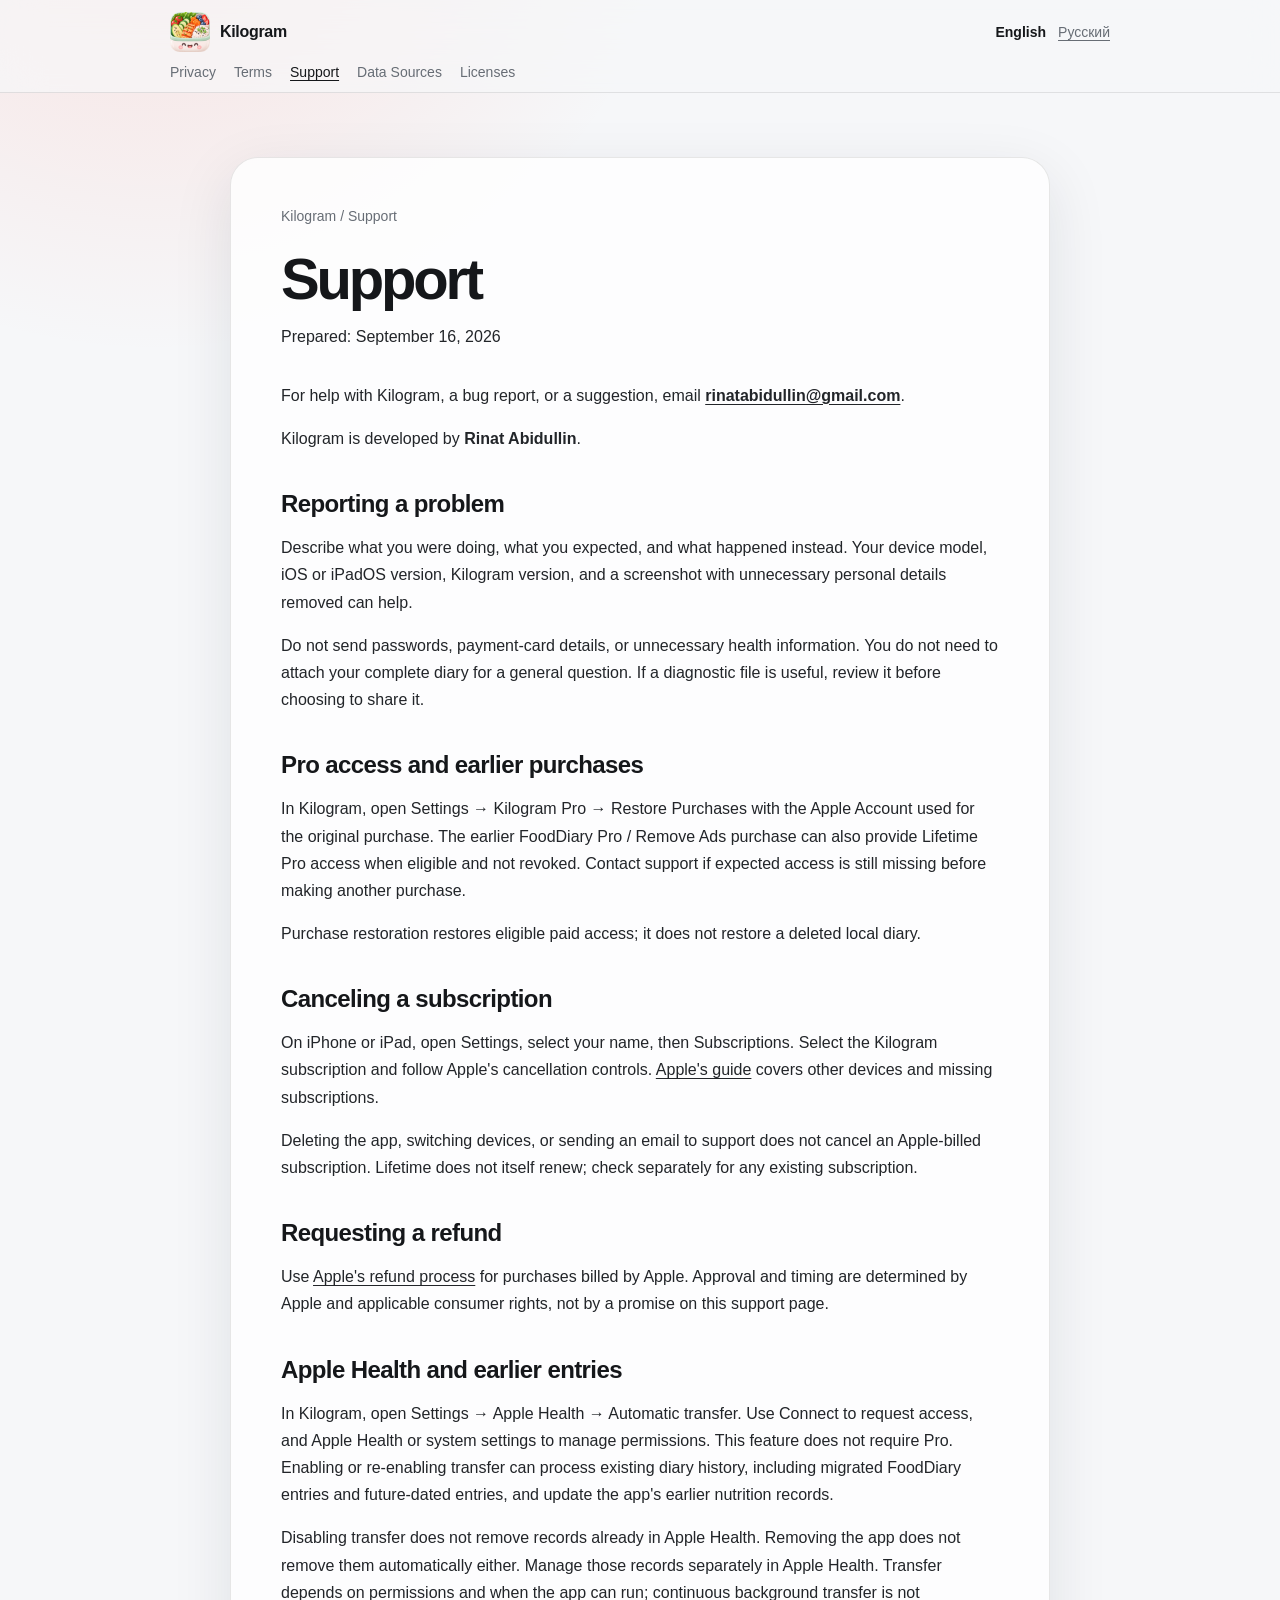
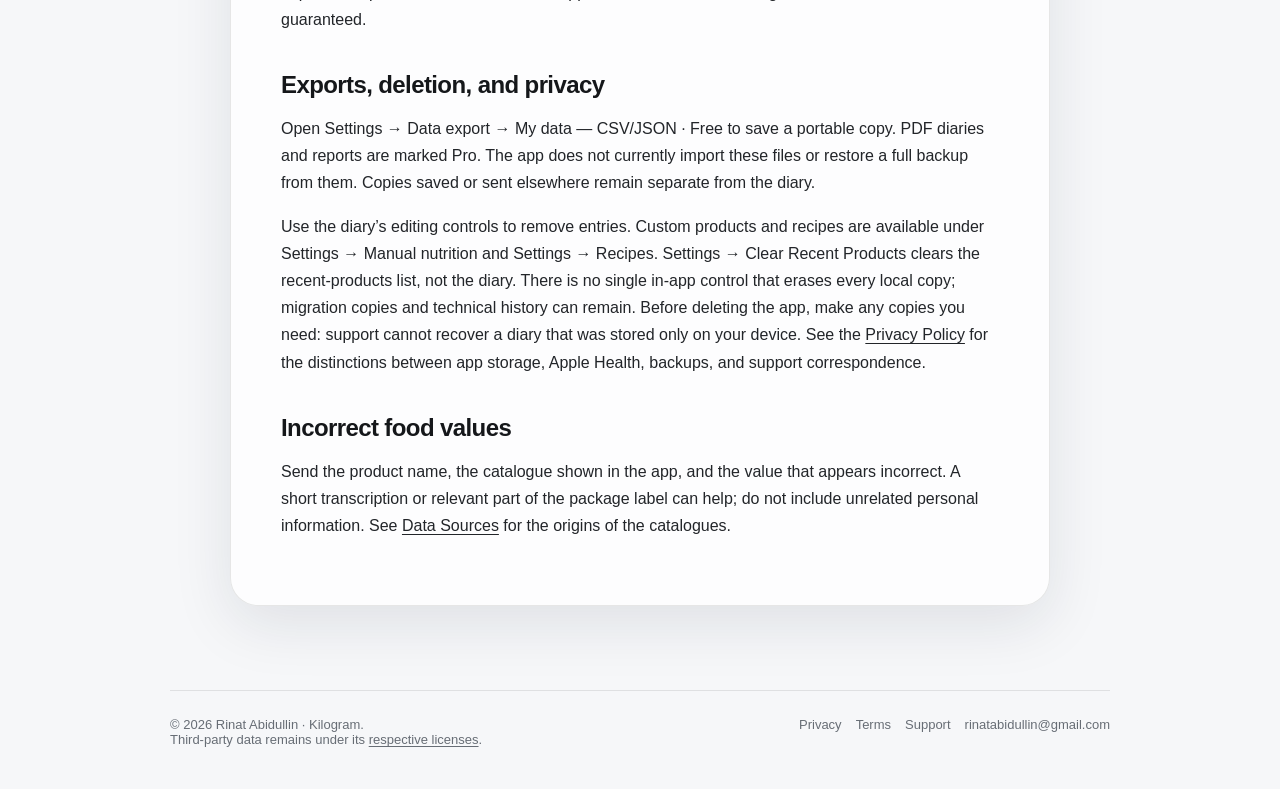
<file: support/index.html>
<!doctype html>
<html lang="en">
<head>
  <meta charset="utf-8">
  <meta name="viewport" content="width=device-width, initial-scale=1">
  <meta name="description" content="Contact Rinat Abidullin for Kilogram support and find help with purchases, Apple Health and exports.">
  <meta name="theme-color" content="#ff6b57">
  <title>Support — Kilogram</title>
  <link rel="icon" type="image/png" href="../assets/kilogram-app-icon.png">
  <link rel="apple-touch-icon" href="../assets/kilogram-app-icon.png">
  <link rel="stylesheet" href="../assets/styles.css">
  <link rel="canonical" href="https://rinatabidullin.github.io/kilogram-site/support/">
  <link rel="alternate" hreflang="en" href="https://rinatabidullin.github.io/kilogram-site/support/">
  <link rel="alternate" hreflang="ru" href="https://rinatabidullin.github.io/kilogram-site/ru/support/">
</head>
<body>
  <a class="skip-link" href="#main">Skip to content</a>
  <header class="site-header">
    <div class="header-inner">
      <a class="brand" href="../"><img class="brand-mark" src="../assets/kilogram-app-icon.png" width="40" height="40" alt=""><span>Kilogram</span></a>
      <nav class="language-switcher" aria-label="Language">
        <a href="./" lang="en" hreflang="en" aria-current="page">English</a>
        <a href="../ru/support/" lang="ru" hreflang="ru">Русский</a>
      </nav>
      <nav class="nav" aria-label="Primary">
        <a href="../privacy/">Privacy</a>
        <a href="../terms/">Terms</a>
        <a href="../support/" aria-current="page">Support</a>
        <a href="../data-sources/">Data Sources</a>
        <a href="../licenses/">Licenses</a>
      </nav>
    </div>
  </header>
  <main id="main" tabindex="-1" class="document">
    <article class="document-shell">
      <div class="breadcrumb"><a href="../">Kilogram</a> / Support</div>
      <h1>Support</h1>
      <p class="meta">Prepared: <time datetime="2026-09-16">September 16, 2026</time></p>
        <p>For help with Kilogram, a bug report, or a suggestion, email <strong><a href="mailto:rinatabidullin@gmail.com?subject=Kilogram%20Support">rinatabidullin@gmail.com</a></strong>.</p>
        <p>Kilogram is developed by <strong>Rinat Abidullin</strong>.</p>
        <h2>Reporting a problem</h2>
        <p>Describe what you were doing, what you expected, and what happened instead. Your device model, iOS or iPadOS version, Kilogram version, and a screenshot with unnecessary personal details removed can help.</p>
        <p>Do not send passwords, payment-card details, or unnecessary health information. You do not need to attach your complete diary for a general question. If a diagnostic file is useful, review it before choosing to share it.</p>
        <h2>Pro access and earlier purchases</h2>
        <p>In Kilogram, open Settings → Kilogram Pro → Restore Purchases with the Apple Account used for the original purchase. The earlier FoodDiary Pro / Remove Ads purchase can also provide Lifetime Pro access when eligible and not revoked. Contact support if expected access is still missing before making another purchase.</p>
        <p>Purchase restoration restores eligible paid access; it does not restore a deleted local diary.</p>
        <h2>Canceling a subscription</h2>
        <p>On iPhone or iPad, open Settings, select your name, then Subscriptions. Select the Kilogram subscription and follow Apple's cancellation controls. <a href="https://support.apple.com/en-us/118428">Apple's guide</a> covers other devices and missing subscriptions.</p>
        <p>Deleting the app, switching devices, or sending an email to support does not cancel an Apple-billed subscription. Lifetime does not itself renew; check separately for any existing subscription.</p>
        <h2>Requesting a refund</h2>
        <p>Use <a href="https://support.apple.com/en-us/118223">Apple's refund process</a> for purchases billed by Apple. Approval and timing are determined by Apple and applicable consumer rights, not by a promise on this support page.</p>
        <h2>Apple Health and earlier entries</h2>
        <p>In Kilogram, open Settings → Apple Health → Automatic transfer. Use Connect to request access, and Apple Health or system settings to manage permissions. This feature does not require Pro. Enabling or re-enabling transfer can process existing diary history, including migrated FoodDiary entries and future-dated entries, and update the app's earlier nutrition records.</p>
        <p>Disabling transfer does not remove records already in Apple Health. Removing the app does not remove them automatically either. Manage those records separately in Apple Health. Transfer depends on permissions and when the app can run; continuous background transfer is not guaranteed.</p>
        <h2>Exports, deletion, and privacy</h2>
        <p>Open Settings → Data export → My data — CSV/JSON · Free to save a portable copy. PDF diaries and reports are marked Pro. The app does not currently import these files or restore a full backup from them. Copies saved or sent elsewhere remain separate from the diary.</p>
        <p>Use the diary’s editing controls to remove entries. Custom products and recipes are available under Settings → Manual nutrition and Settings → Recipes. Settings → Clear Recent Products clears the recent-products list, not the diary. There is no single in-app control that erases every local copy; migration copies and technical history can remain. Before deleting the app, make any copies you need: support cannot recover a diary that was stored only on your device. See the <a href="../privacy/">Privacy Policy</a> for the distinctions between app storage, Apple Health, backups, and support correspondence.</p>
        <h2>Incorrect food values</h2>
        <p>Send the product name, the catalogue shown in the app, and the value that appears incorrect. A short transcription or relevant part of the package label can help; do not include unrelated personal information. See <a href="../data-sources/">Data Sources</a> for the origins of the catalogues.</p>
    </article>
  </main>
  <footer>
    <span>© <span data-current-year>2026</span> Rinat Abidullin · Kilogram.<br>Third-party data remains under its <a href="../licenses/">respective licenses</a>.</span>
    <span class="footer-links"><a href="../privacy/">Privacy</a><a href="../terms/">Terms</a><a href="../support/">Support</a><a href="mailto:rinatabidullin@gmail.com">rinatabidullin@gmail.com</a></span>
  </footer>
  <script src="../assets/site.js" defer></script>
</body>
</html>
</file>
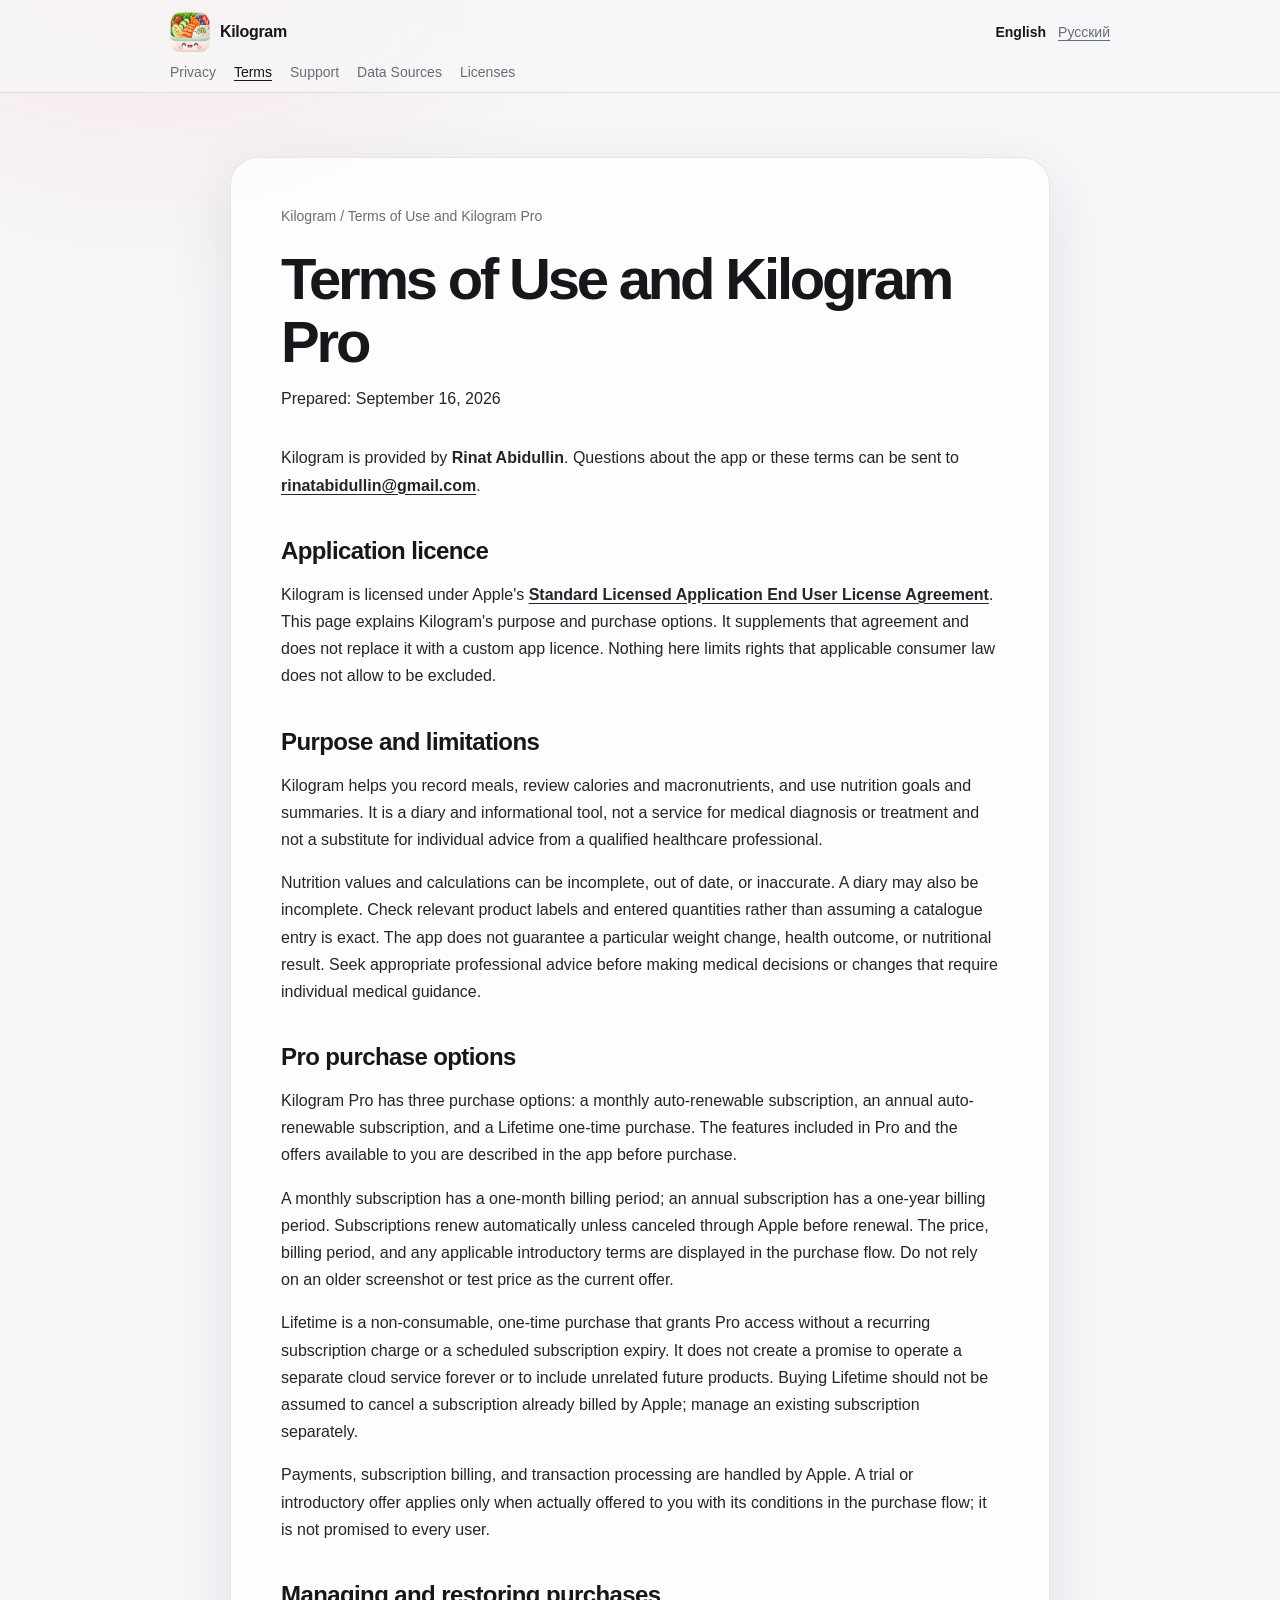
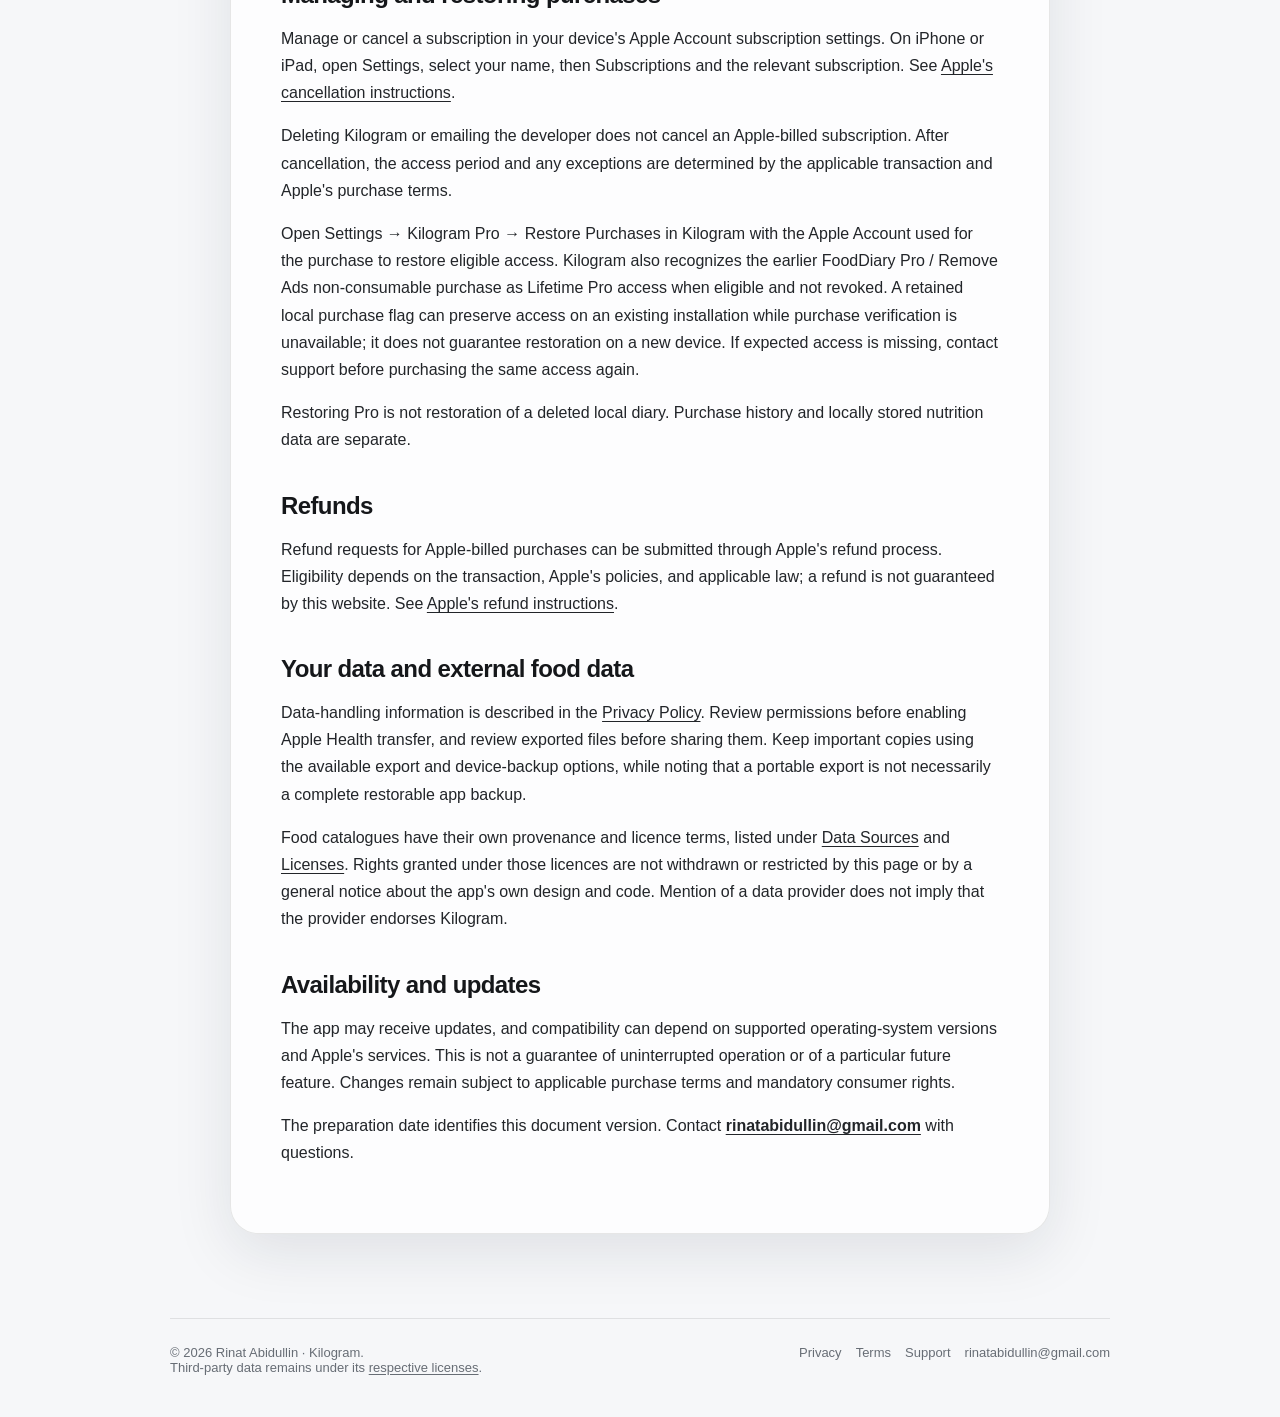
<file: terms/index.html>
<!doctype html>
<html lang="en">
<head>
  <meta charset="utf-8">
  <meta name="viewport" content="width=device-width, initial-scale=1">
  <meta name="description" content="Apple Standard EULA, Kilogram Pro purchase options, subscriptions, restoration and refunds.">
  <meta name="theme-color" content="#ff6b57">
  <title>Terms of Use and Kilogram Pro — Kilogram</title>
  <link rel="icon" type="image/png" href="../assets/kilogram-app-icon.png">
  <link rel="apple-touch-icon" href="../assets/kilogram-app-icon.png">
  <link rel="stylesheet" href="../assets/styles.css">
  <link rel="canonical" href="https://rinatabidullin.github.io/kilogram-site/terms/">
  <link rel="alternate" hreflang="en" href="https://rinatabidullin.github.io/kilogram-site/terms/">
  <link rel="alternate" hreflang="ru" href="https://rinatabidullin.github.io/kilogram-site/ru/terms/">
</head>
<body>
  <a class="skip-link" href="#main">Skip to content</a>
  <header class="site-header">
    <div class="header-inner">
      <a class="brand" href="../"><img class="brand-mark" src="../assets/kilogram-app-icon.png" width="40" height="40" alt=""><span>Kilogram</span></a>
      <nav class="language-switcher" aria-label="Language">
        <a href="./" lang="en" hreflang="en" aria-current="page">English</a>
        <a href="../ru/terms/" lang="ru" hreflang="ru">Русский</a>
      </nav>
      <nav class="nav" aria-label="Primary">
        <a href="../privacy/">Privacy</a>
        <a href="../terms/" aria-current="page">Terms</a>
        <a href="../support/">Support</a>
        <a href="../data-sources/">Data Sources</a>
        <a href="../licenses/">Licenses</a>
      </nav>
    </div>
  </header>
  <main id="main" tabindex="-1" class="document">
    <article class="document-shell">
      <div class="breadcrumb"><a href="../">Kilogram</a> / Terms of Use and Kilogram Pro</div>
      <h1>Terms of Use and Kilogram Pro</h1>
      <p class="meta">Prepared: <time datetime="2026-09-16">September 16, 2026</time></p>
        <p>Kilogram is provided by <strong>Rinat Abidullin</strong>. Questions about the app or these terms can be sent to <strong><a href="mailto:rinatabidullin@gmail.com">rinatabidullin@gmail.com</a></strong>.</p>
        <h2>Application licence</h2>
        <p>Kilogram is licensed under Apple's <strong><a href="https://www.apple.com/legal/internet-services/itunes/dev/stdeula/">Standard Licensed Application End User License Agreement</a></strong>. This page explains Kilogram's purpose and purchase options. It supplements that agreement and does not replace it with a custom app licence. Nothing here limits rights that applicable consumer law does not allow to be excluded.</p>
        <h2>Purpose and limitations</h2>
        <p>Kilogram helps you record meals, review calories and macronutrients, and use nutrition goals and summaries. It is a diary and informational tool, not a service for medical diagnosis or treatment and not a substitute for individual advice from a qualified healthcare professional.</p>
        <p>Nutrition values and calculations can be incomplete, out of date, or inaccurate. A diary may also be incomplete. Check relevant product labels and entered quantities rather than assuming a catalogue entry is exact. The app does not guarantee a particular weight change, health outcome, or nutritional result. Seek appropriate professional advice before making medical decisions or changes that require individual medical guidance.</p>
        <h2>Pro purchase options</h2>
        <p>Kilogram Pro has three purchase options: a monthly auto-renewable subscription, an annual auto-renewable subscription, and a Lifetime one-time purchase. The features included in Pro and the offers available to you are described in the app before purchase.</p>
        <p>A monthly subscription has a one-month billing period; an annual subscription has a one-year billing period. Subscriptions renew automatically unless canceled through Apple before renewal. The price, billing period, and any applicable introductory terms are displayed in the purchase flow. Do not rely on an older screenshot or test price as the current offer.</p>
        <p>Lifetime is a non-consumable, one-time purchase that grants Pro access without a recurring subscription charge or a scheduled subscription expiry. It does not create a promise to operate a separate cloud service forever or to include unrelated future products. Buying Lifetime should not be assumed to cancel a subscription already billed by Apple; manage an existing subscription separately.</p>
        <p>Payments, subscription billing, and transaction processing are handled by Apple. A trial or introductory offer applies only when actually offered to you with its conditions in the purchase flow; it is not promised to every user.</p>
        <h2>Managing and restoring purchases</h2>
        <p>Manage or cancel a subscription in your device's Apple Account subscription settings. On iPhone or iPad, open Settings, select your name, then Subscriptions and the relevant subscription. See <a href="https://support.apple.com/en-us/118428">Apple's cancellation instructions</a>.</p>
        <p>Deleting Kilogram or emailing the developer does not cancel an Apple-billed subscription. After cancellation, the access period and any exceptions are determined by the applicable transaction and Apple's purchase terms.</p>
        <p>Open Settings → Kilogram Pro → Restore Purchases in Kilogram with the Apple Account used for the purchase to restore eligible access. Kilogram also recognizes the earlier FoodDiary Pro / Remove Ads non-consumable purchase as Lifetime Pro access when eligible and not revoked. A retained local purchase flag can preserve access on an existing installation while purchase verification is unavailable; it does not guarantee restoration on a new device. If expected access is missing, contact support before purchasing the same access again.</p>
        <p>Restoring Pro is not restoration of a deleted local diary. Purchase history and locally stored nutrition data are separate.</p>
        <h2>Refunds</h2>
        <p>Refund requests for Apple-billed purchases can be submitted through Apple's refund process. Eligibility depends on the transaction, Apple's policies, and applicable law; a refund is not guaranteed by this website. See <a href="https://support.apple.com/en-us/118223">Apple's refund instructions</a>.</p>
        <h2>Your data and external food data</h2>
        <p>Data-handling information is described in the <a href="../privacy/">Privacy Policy</a>. Review permissions before enabling Apple Health transfer, and review exported files before sharing them. Keep important copies using the available export and device-backup options, while noting that a portable export is not necessarily a complete restorable app backup.</p>
        <p>Food catalogues have their own provenance and licence terms, listed under <a href="../data-sources/">Data Sources</a> and <a href="../licenses/">Licenses</a>. Rights granted under those licences are not withdrawn or restricted by this page or by a general notice about the app's own design and code. Mention of a data provider does not imply that the provider endorses Kilogram.</p>
        <h2>Availability and updates</h2>
        <p>The app may receive updates, and compatibility can depend on supported operating-system versions and Apple's services. This is not a guarantee of uninterrupted operation or of a particular future feature. Changes remain subject to applicable purchase terms and mandatory consumer rights.</p>
        <p>The preparation date identifies this document version. Contact <strong><a href="mailto:rinatabidullin@gmail.com">rinatabidullin@gmail.com</a></strong> with questions.</p>
    </article>
  </main>
  <footer>
    <span>© <span data-current-year>2026</span> Rinat Abidullin · Kilogram.<br>Third-party data remains under its <a href="../licenses/">respective licenses</a>.</span>
    <span class="footer-links"><a href="../privacy/">Privacy</a><a href="../terms/">Terms</a><a href="../support/">Support</a><a href="mailto:rinatabidullin@gmail.com">rinatabidullin@gmail.com</a></span>
  </footer>
  <script src="../assets/site.js" defer></script>
</body>
</html>
</file>
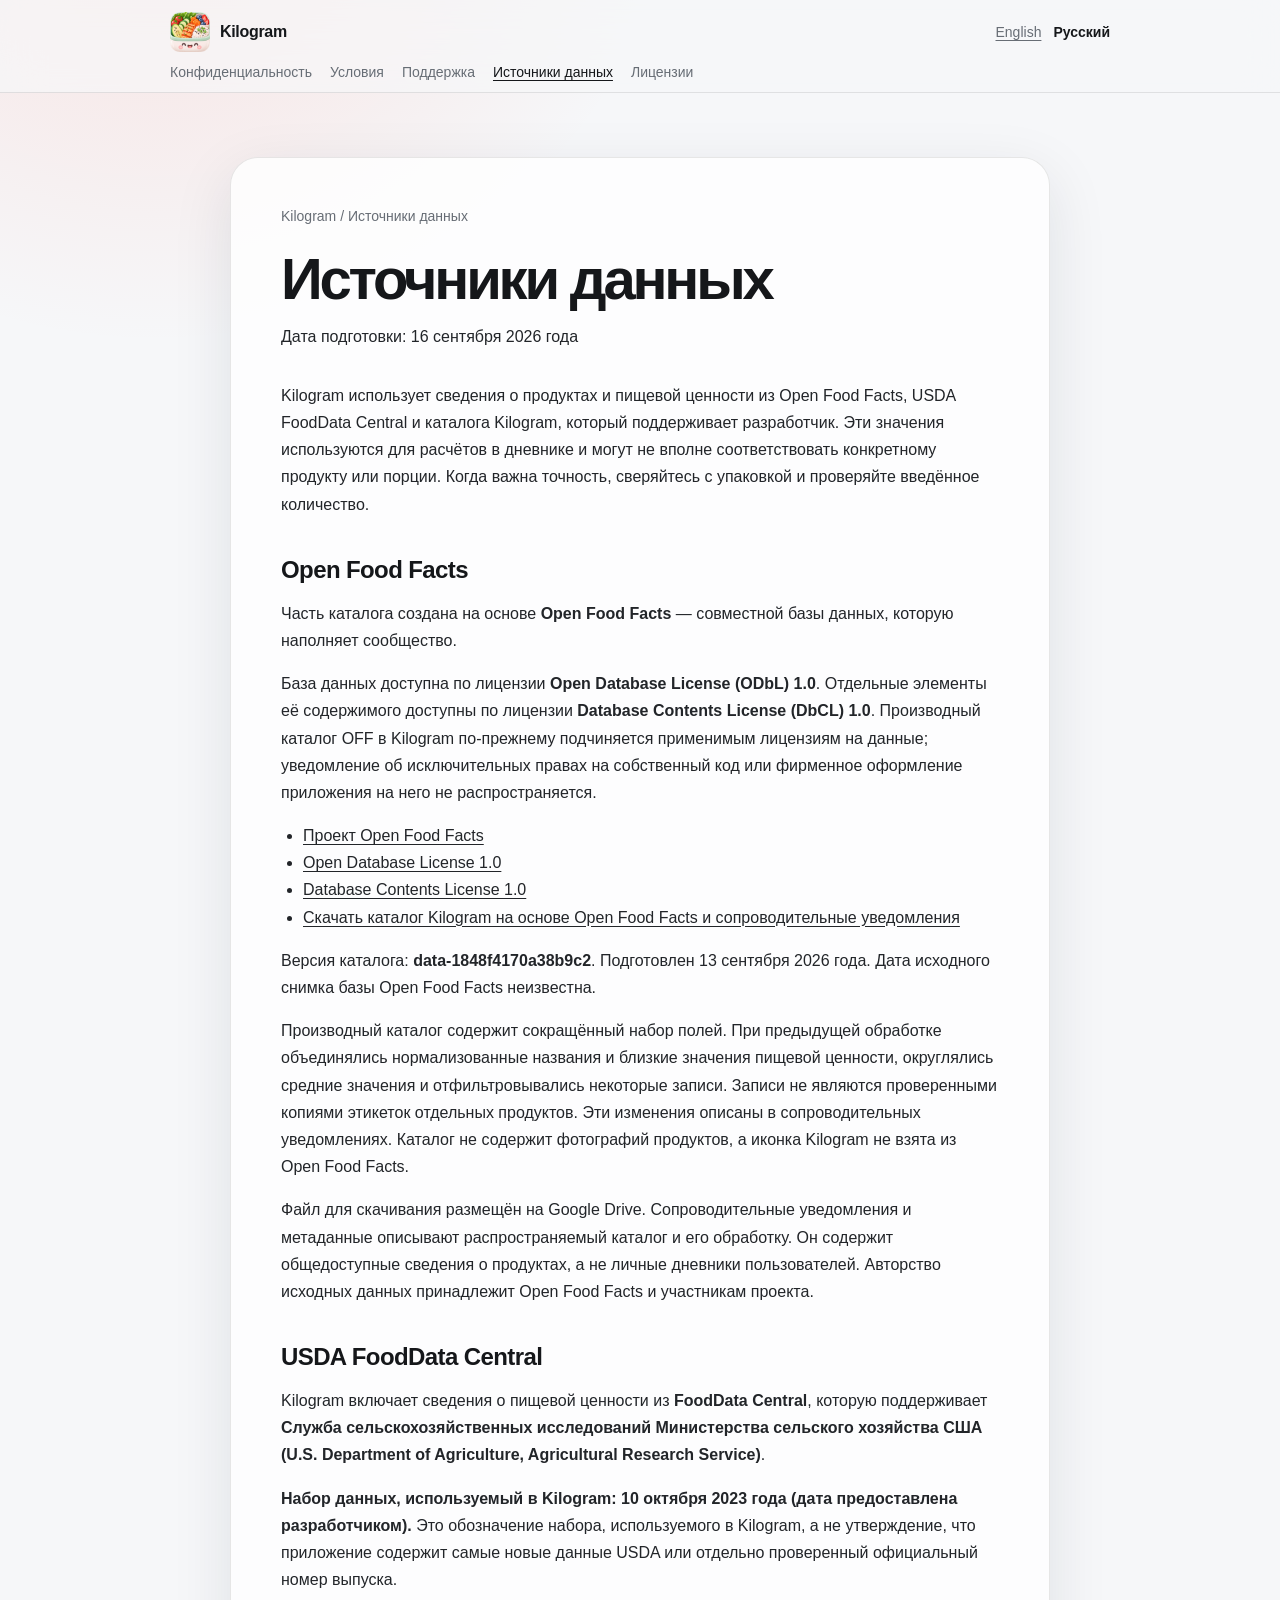
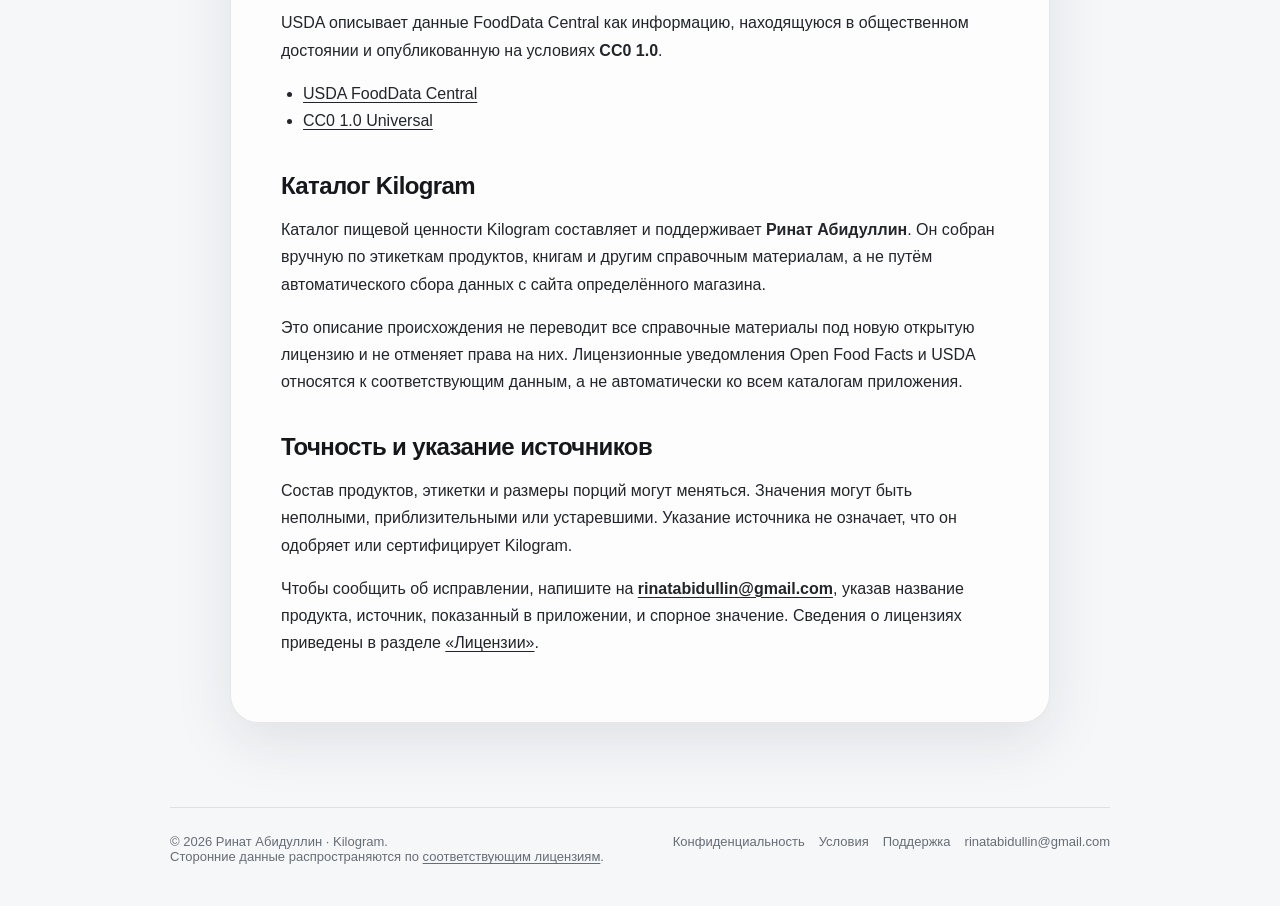
<file: ru/data-sources/index.html>
<!doctype html>
<html lang="ru">
<head>
  <meta charset="utf-8">
  <meta name="viewport" content="width=device-width, initial-scale=1">
  <meta name="description" content="Происхождение, версии и лицензии каталогов Open Food Facts, USDA FoodData Central и Kilogram.">
  <meta name="theme-color" content="#ff6b57">
  <title>Источники данных — Kilogram</title>
  <link rel="icon" type="image/png" href="../../assets/kilogram-app-icon.png">
  <link rel="apple-touch-icon" href="../../assets/kilogram-app-icon.png">
  <link rel="stylesheet" href="../../assets/styles.css">
  <link rel="canonical" href="https://rinatabidullin.github.io/kilogram-site/ru/data-sources/">
  <link rel="alternate" hreflang="en" href="https://rinatabidullin.github.io/kilogram-site/data-sources/">
  <link rel="alternate" hreflang="ru" href="https://rinatabidullin.github.io/kilogram-site/ru/data-sources/">
</head>
<body>
  <a class="skip-link" href="#main">Перейти к содержимому</a>
  <header class="site-header">
    <div class="header-inner">
      <a class="brand" href="../"><img class="brand-mark" src="../../assets/kilogram-app-icon.png" width="40" height="40" alt=""><span>Kilogram</span></a>
      <nav class="language-switcher" aria-label="Язык">
        <a href="../../data-sources/" lang="en" hreflang="en">English</a>
        <a href="./" lang="ru" hreflang="ru" aria-current="page">Русский</a>
      </nav>
      <nav class="nav" aria-label="Основная навигация">
        <a href="../privacy/">Конфиденциальность</a>
        <a href="../terms/">Условия</a>
        <a href="../support/">Поддержка</a>
        <a href="../data-sources/" aria-current="page">Источники данных</a>
        <a href="../licenses/">Лицензии</a>
      </nav>
    </div>
  </header>
  <main id="main" tabindex="-1" class="document">
    <article class="document-shell">
      <div class="breadcrumb"><a href="../">Kilogram</a> / Источники данных</div>
      <h1>Источники данных</h1>
      <p class="meta">Дата подготовки: <time datetime="2026-09-16">16 сентября 2026 года</time></p>
      <p>Kilogram использует сведения о продуктах и пищевой ценности из Open Food Facts, USDA FoodData Central и каталога Kilogram, который поддерживает разработчик. Эти значения используются для расчётов в дневнике и могут не вполне соответствовать конкретному продукту или порции. Когда важна точность, сверяйтесь с упаковкой и проверяйте введённое количество.</p>
      <h2>Open Food Facts</h2>
      <p>Часть каталога создана на основе <strong>Open Food Facts</strong> — совместной базы данных, которую наполняет сообщество.</p>
      <p>База данных доступна по лицензии <strong>Open Database License (ODbL) 1.0</strong>. Отдельные элементы её содержимого доступны по лицензии <strong>Database Contents License (DbCL) 1.0</strong>. Производный каталог OFF в Kilogram по-прежнему подчиняется применимым лицензиям на данные; уведомление об исключительных правах на собственный код или фирменное оформление приложения на него не распространяется.</p>
      <ul>
        <li><a href="https://world.openfoodfacts.org/">Проект Open Food Facts</a></li>
        <li><a href="https://opendatacommons.org/licenses/odbl/1-0/">Open Database License 1.0</a></li>
        <li><a href="https://opendatacommons.org/licenses/dbcl/1-0/">Database Contents License 1.0</a></li>
        <li><a href="https://drive.google.com/file/d/1NzUM6jaEcSZrMdNPCFFt3goFEkJGOzcD">Скачать каталог Kilogram на основе Open Food Facts и сопроводительные уведомления</a></li>
      </ul>
      <p>Версия каталога: <strong>data-1848f4170a38b9c2</strong>. Подготовлен 13 сентября 2026 года. Дата исходного снимка базы Open Food Facts неизвестна.</p>
      <p>Производный каталог содержит сокращённый набор полей. При предыдущей обработке объединялись нормализованные названия и близкие значения пищевой ценности, округлялись средние значения и отфильтровывались некоторые записи. Записи не являются проверенными копиями этикеток отдельных продуктов. Эти изменения описаны в сопроводительных уведомлениях. Каталог не содержит фотографий продуктов, а иконка Kilogram не взята из Open Food Facts.</p>
      <p>Файл для скачивания размещён на Google Drive. Сопроводительные уведомления и метаданные описывают распространяемый каталог и его обработку. Он содержит общедоступные сведения о продуктах, а не личные дневники пользователей. Авторство исходных данных принадлежит Open Food Facts и участникам проекта.</p>
      <h2>USDA FoodData Central</h2>
      <p>Kilogram включает сведения о пищевой ценности из <strong>FoodData Central</strong>, которую поддерживает <strong>Служба сельскохозяйственных исследований Министерства сельского хозяйства США (U.S. Department of Agriculture, Agricultural Research Service)</strong>.</p>
      <p><strong>Набор данных, используемый в Kilogram: 10 октября 2023 года (дата предоставлена разработчиком).</strong> Это обозначение набора, используемого в Kilogram, а не утверждение, что приложение содержит самые новые данные USDA или отдельно проверенный официальный номер выпуска.</p>
      <p>USDA описывает данные FoodData Central как информацию, находящуюся в общественном достоянии и опубликованную на условиях <strong>CC0 1.0</strong>.</p>
      <ul>
        <li><a href="https://fdc.nal.usda.gov/">USDA FoodData Central</a></li>
        <li><a href="https://creativecommons.org/publicdomain/zero/1.0/">CC0 1.0 Universal</a></li>
      </ul>
      <h2>Каталог Kilogram</h2>
      <p>Каталог пищевой ценности Kilogram составляет и поддерживает <strong>Ринат Абидуллин</strong>. Он собран вручную по этикеткам продуктов, книгам и другим справочным материалам, а не путём автоматического сбора данных с сайта определённого магазина.</p>
      <p>Это описание происхождения не переводит все справочные материалы под новую открытую лицензию и не отменяет права на них. Лицензионные уведомления Open Food Facts и USDA относятся к соответствующим данным, а не автоматически ко всем каталогам приложения.</p>
      <h2>Точность и указание источников</h2>
      <p>Состав продуктов, этикетки и размеры порций могут меняться. Значения могут быть неполными, приблизительными или устаревшими. Указание источника не означает, что он одобряет или сертифицирует Kilogram.</p>
      <p>Чтобы сообщить об исправлении, напишите на <strong><a href="mailto:rinatabidullin@gmail.com">rinatabidullin@gmail.com</a></strong>, указав название продукта, источник, показанный в приложении, и спорное значение. Сведения о лицензиях приведены в разделе <a href="../licenses/">«Лицензии»</a>.</p>
    </article>
  </main>
  <footer>
    <span>© <span data-current-year>2026</span> Ринат Абидуллин · Kilogram.<br>Сторонние данные распространяются по <a href="../licenses/">соответствующим лицензиям</a>.</span>
    <span class="footer-links"><a href="../privacy/">Конфиденциальность</a><a href="../terms/">Условия</a><a href="../support/">Поддержка</a><a href="mailto:rinatabidullin@gmail.com">rinatabidullin@gmail.com</a></span>
  </footer>
  <script src="../../assets/site.js" defer></script>
</body>
</html>
</file>
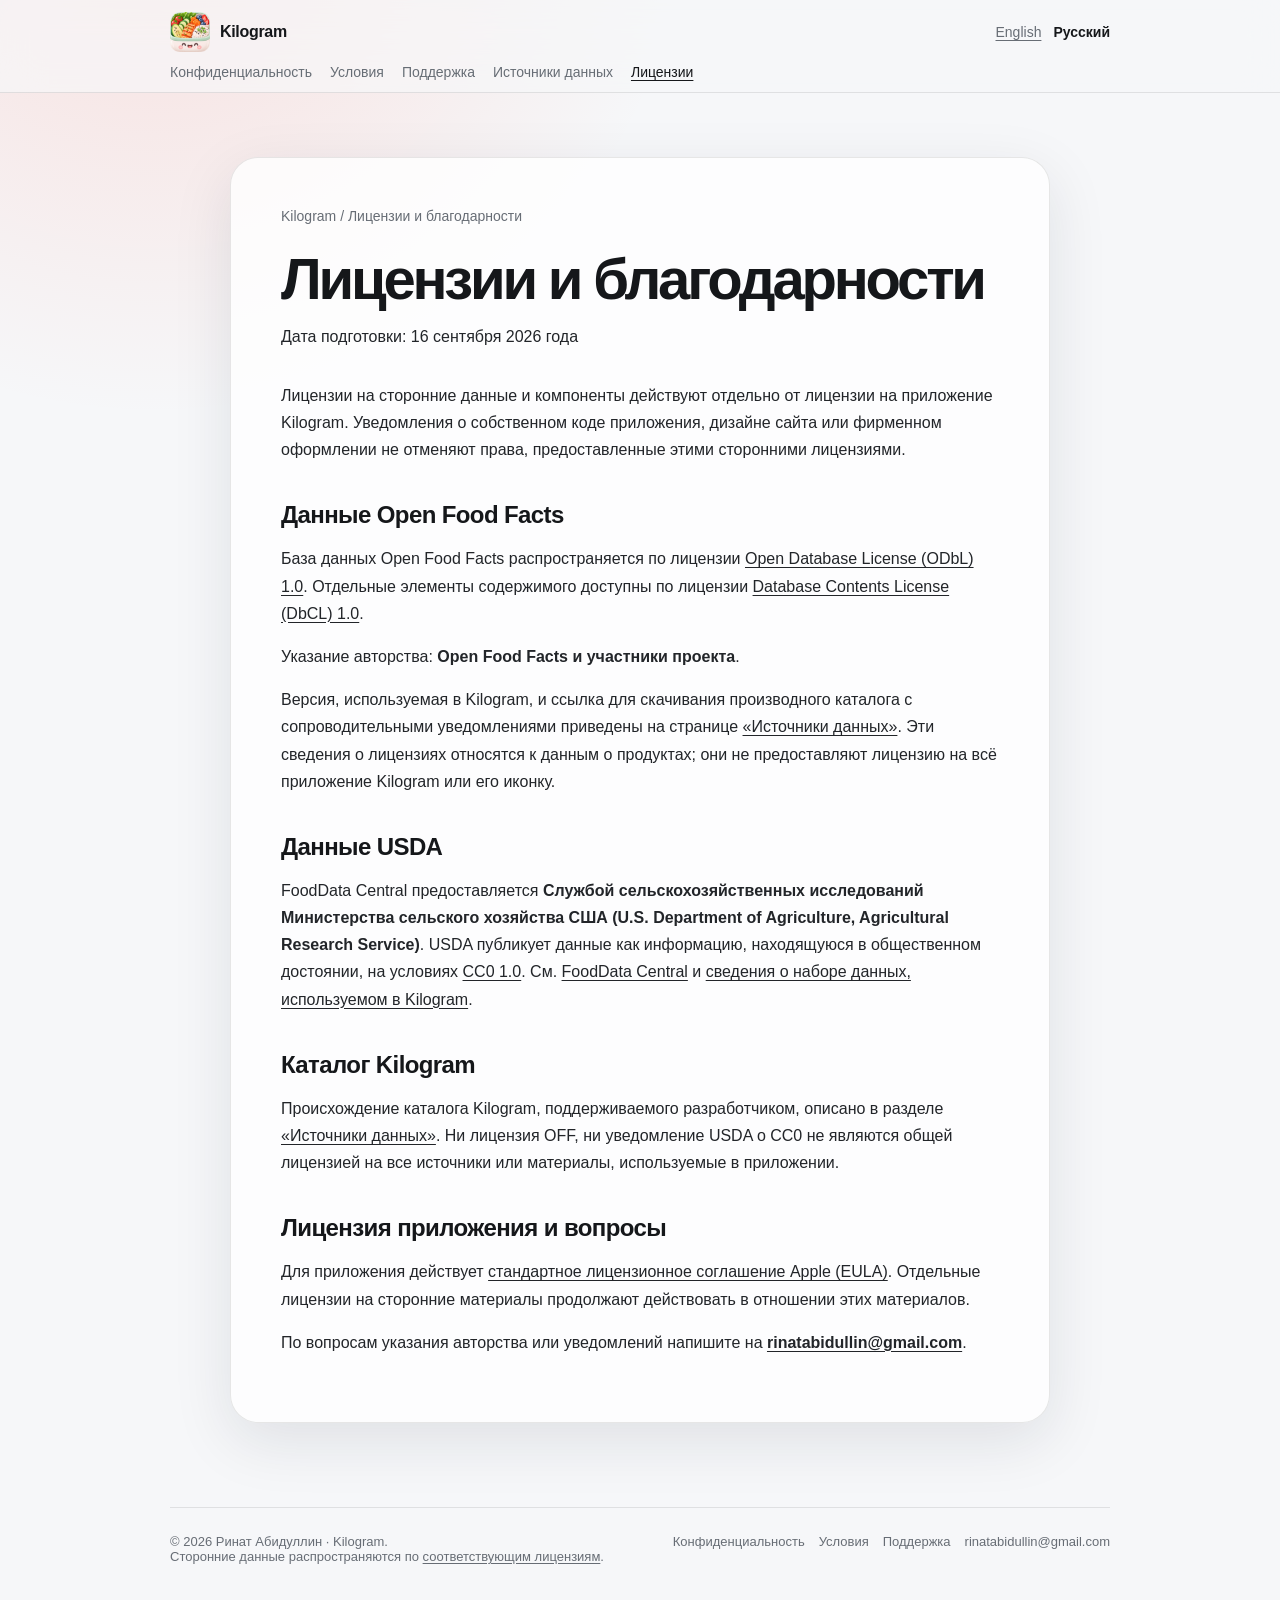
<file: ru/licenses/index.html>
<!doctype html>
<html lang="ru">
<head>
  <meta charset="utf-8">
  <meta name="viewport" content="width=device-width, initial-scale=1">
  <meta name="description" content="Указание авторства и лицензии на данные Open Food Facts, USDA и каталога Kilogram.">
  <meta name="theme-color" content="#ff6b57">
  <title>Лицензии и благодарности — Kilogram</title>
  <link rel="icon" type="image/png" href="../../assets/kilogram-app-icon.png">
  <link rel="apple-touch-icon" href="../../assets/kilogram-app-icon.png">
  <link rel="stylesheet" href="../../assets/styles.css">
  <link rel="canonical" href="https://rinatabidullin.github.io/kilogram-site/ru/licenses/">
  <link rel="alternate" hreflang="en" href="https://rinatabidullin.github.io/kilogram-site/licenses/">
  <link rel="alternate" hreflang="ru" href="https://rinatabidullin.github.io/kilogram-site/ru/licenses/">
</head>
<body>
  <a class="skip-link" href="#main">Перейти к содержимому</a>
  <header class="site-header">
    <div class="header-inner">
      <a class="brand" href="../"><img class="brand-mark" src="../../assets/kilogram-app-icon.png" width="40" height="40" alt=""><span>Kilogram</span></a>
      <nav class="language-switcher" aria-label="Язык">
        <a href="../../licenses/" lang="en" hreflang="en">English</a>
        <a href="./" lang="ru" hreflang="ru" aria-current="page">Русский</a>
      </nav>
      <nav class="nav" aria-label="Основная навигация">
        <a href="../privacy/">Конфиденциальность</a>
        <a href="../terms/">Условия</a>
        <a href="../support/">Поддержка</a>
        <a href="../data-sources/">Источники данных</a>
        <a href="../licenses/" aria-current="page">Лицензии</a>
      </nav>
    </div>
  </header>
  <main id="main" tabindex="-1" class="document">
    <article class="document-shell">
      <div class="breadcrumb"><a href="../">Kilogram</a> / Лицензии и благодарности</div>
      <h1>Лицензии и благодарности</h1>
      <p class="meta">Дата подготовки: <time datetime="2026-09-16">16 сентября 2026 года</time></p>
      <p>Лицензии на сторонние данные и компоненты действуют отдельно от лицензии на приложение Kilogram. Уведомления о собственном коде приложения, дизайне сайта или фирменном оформлении не отменяют права, предоставленные этими сторонними лицензиями.</p>
      <h2>Данные Open Food Facts</h2>
      <p>База данных Open Food Facts распространяется по лицензии <a href="https://opendatacommons.org/licenses/odbl/1-0/">Open Database License (ODbL) 1.0</a>. Отдельные элементы содержимого доступны по лицензии <a href="https://opendatacommons.org/licenses/dbcl/1-0/">Database Contents License (DbCL) 1.0</a>.</p>
      <p>Указание авторства: <strong>Open Food Facts и участники проекта</strong>.</p>
      <p>Версия, используемая в Kilogram, и ссылка для скачивания производного каталога с сопроводительными уведомлениями приведены на странице <a href="../data-sources/">«Источники данных»</a>. Эти сведения о лицензиях относятся к данным о продуктах; они не предоставляют лицензию на всё приложение Kilogram или его иконку.</p>
      <h2>Данные USDA</h2>
      <p>FoodData Central предоставляется <strong>Службой сельскохозяйственных исследований Министерства сельского хозяйства США (U.S. Department of Agriculture, Agricultural Research Service)</strong>. USDA публикует данные как информацию, находящуюся в общественном достоянии, на условиях <a href="https://creativecommons.org/publicdomain/zero/1.0/">CC0 1.0</a>. См. <a href="https://fdc.nal.usda.gov/">FoodData Central</a> и <a href="../data-sources/">сведения о наборе данных, используемом в Kilogram</a>.</p>
      <h2>Каталог Kilogram</h2>
      <p>Происхождение каталога Kilogram, поддерживаемого разработчиком, описано в разделе <a href="../data-sources/">«Источники данных»</a>. Ни лицензия OFF, ни уведомление USDA о CC0 не являются общей лицензией на все источники или материалы, используемые в приложении.</p>
      <h2>Лицензия приложения и вопросы</h2>
      <p>Для приложения действует <a href="https://www.apple.com/legal/internet-services/itunes/dev/stdeula/">стандартное лицензионное соглашение Apple (EULA)</a>. Отдельные лицензии на сторонние материалы продолжают действовать в отношении этих материалов.</p>
      <p>По вопросам указания авторства или уведомлений напишите на <strong><a href="mailto:rinatabidullin@gmail.com">rinatabidullin@gmail.com</a></strong>.</p>
    </article>
  </main>
  <footer>
    <span>© <span data-current-year>2026</span> Ринат Абидуллин · Kilogram.<br>Сторонние данные распространяются по <a href="../licenses/">соответствующим лицензиям</a>.</span>
    <span class="footer-links"><a href="../privacy/">Конфиденциальность</a><a href="../terms/">Условия</a><a href="../support/">Поддержка</a><a href="mailto:rinatabidullin@gmail.com">rinatabidullin@gmail.com</a></span>
  </footer>
  <script src="../../assets/site.js" defer></script>
</body>
</html>
</file>
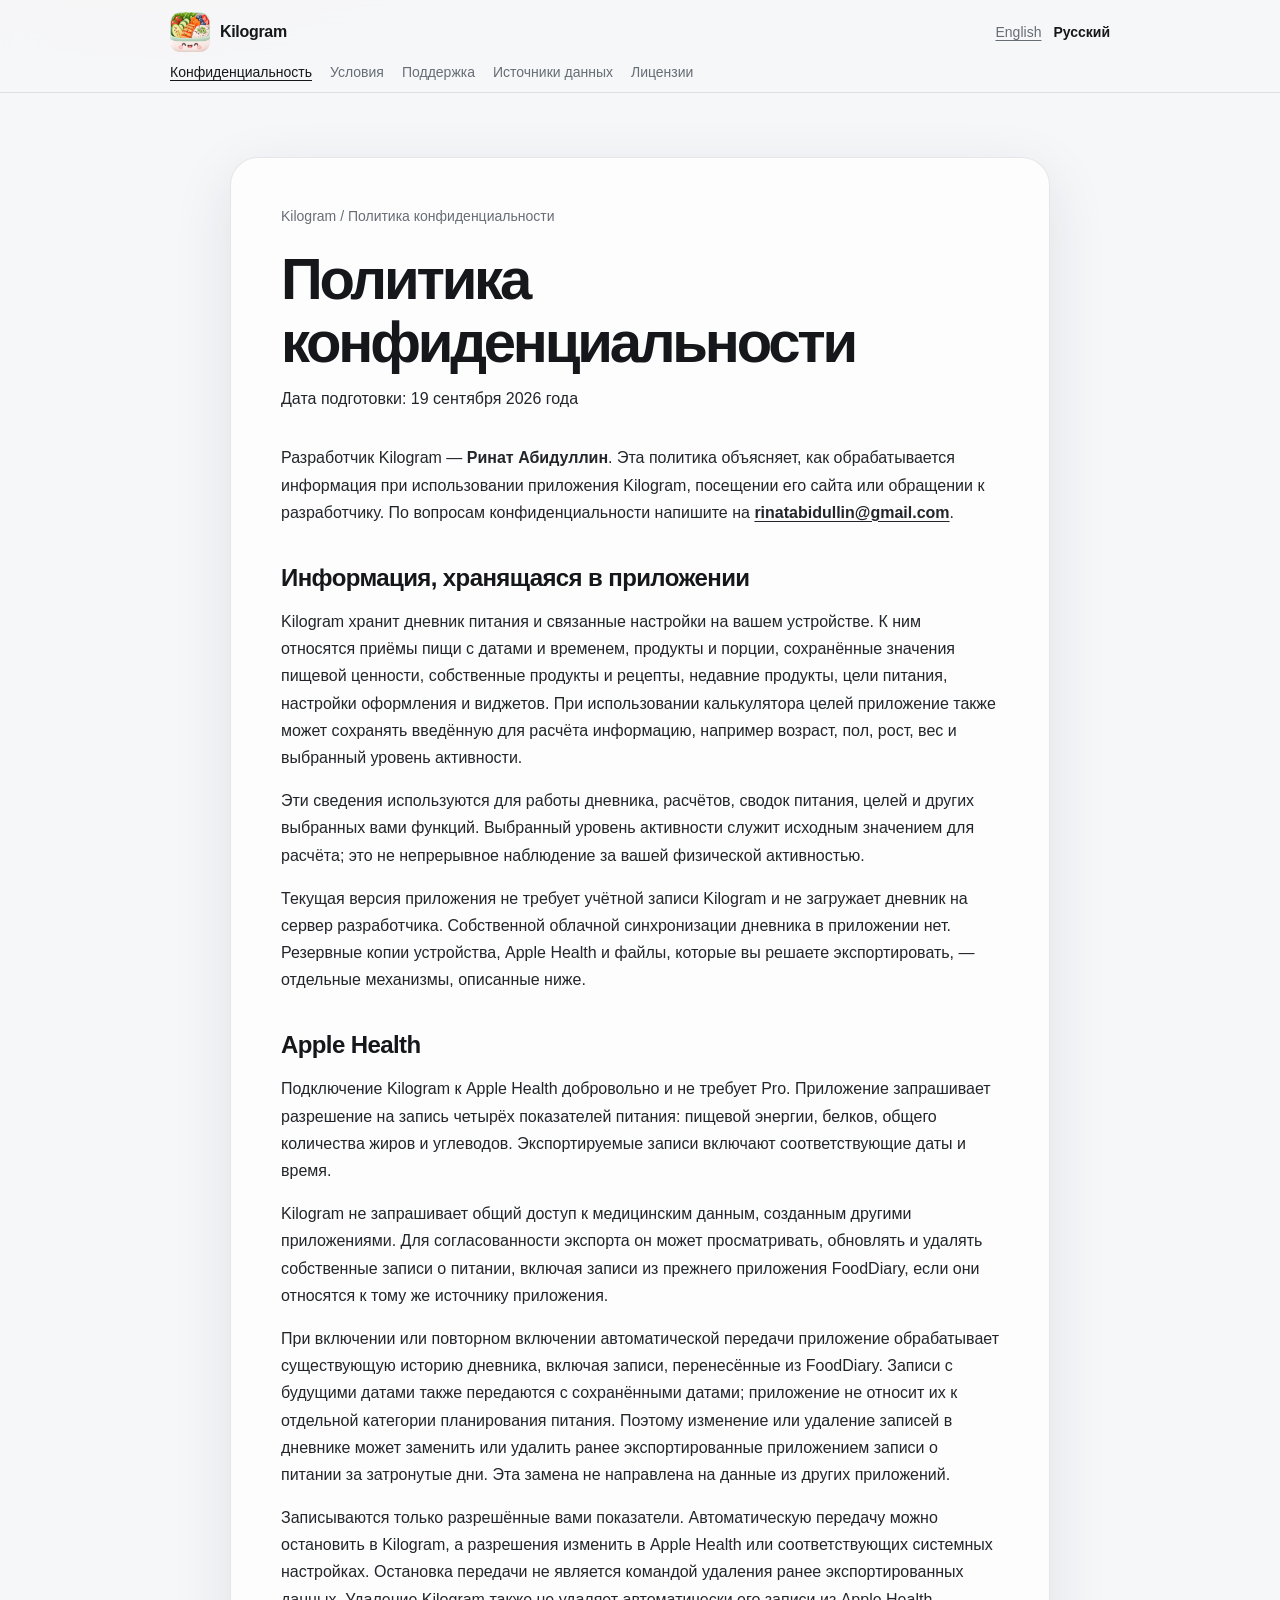
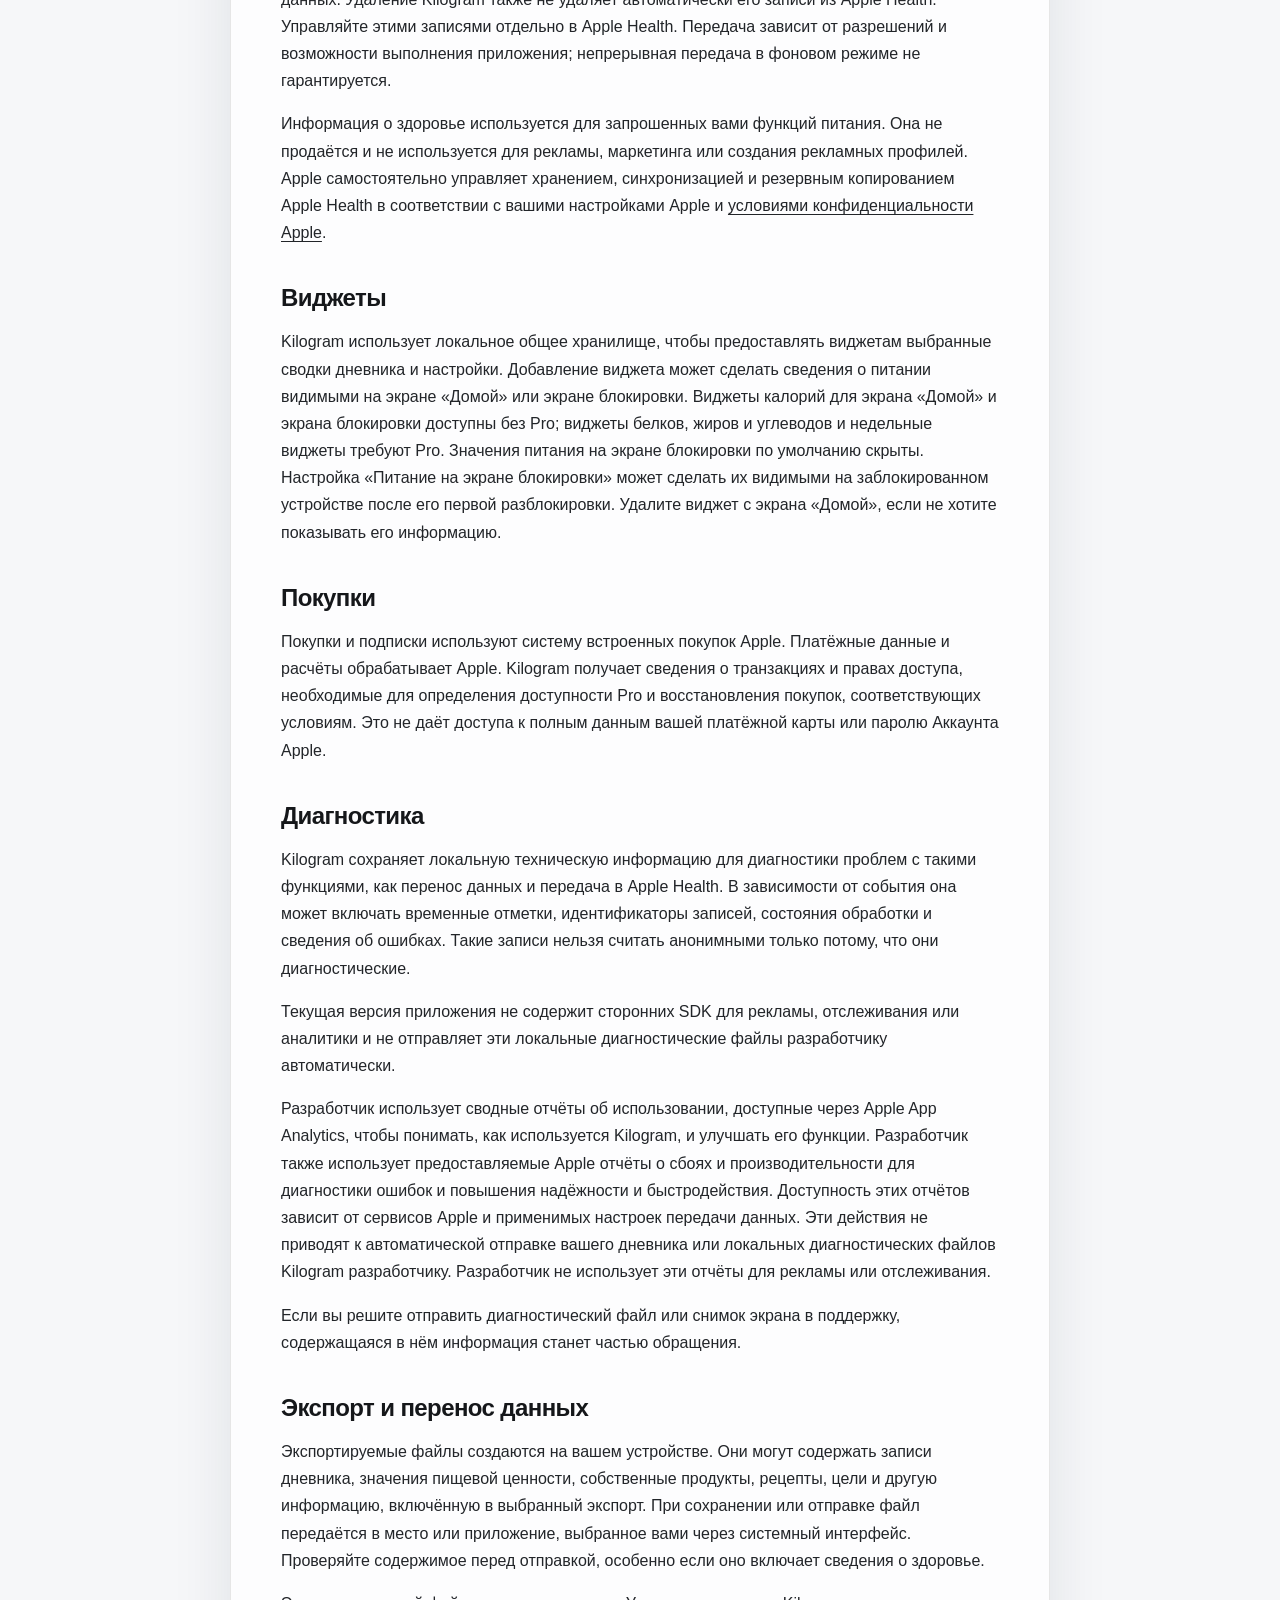
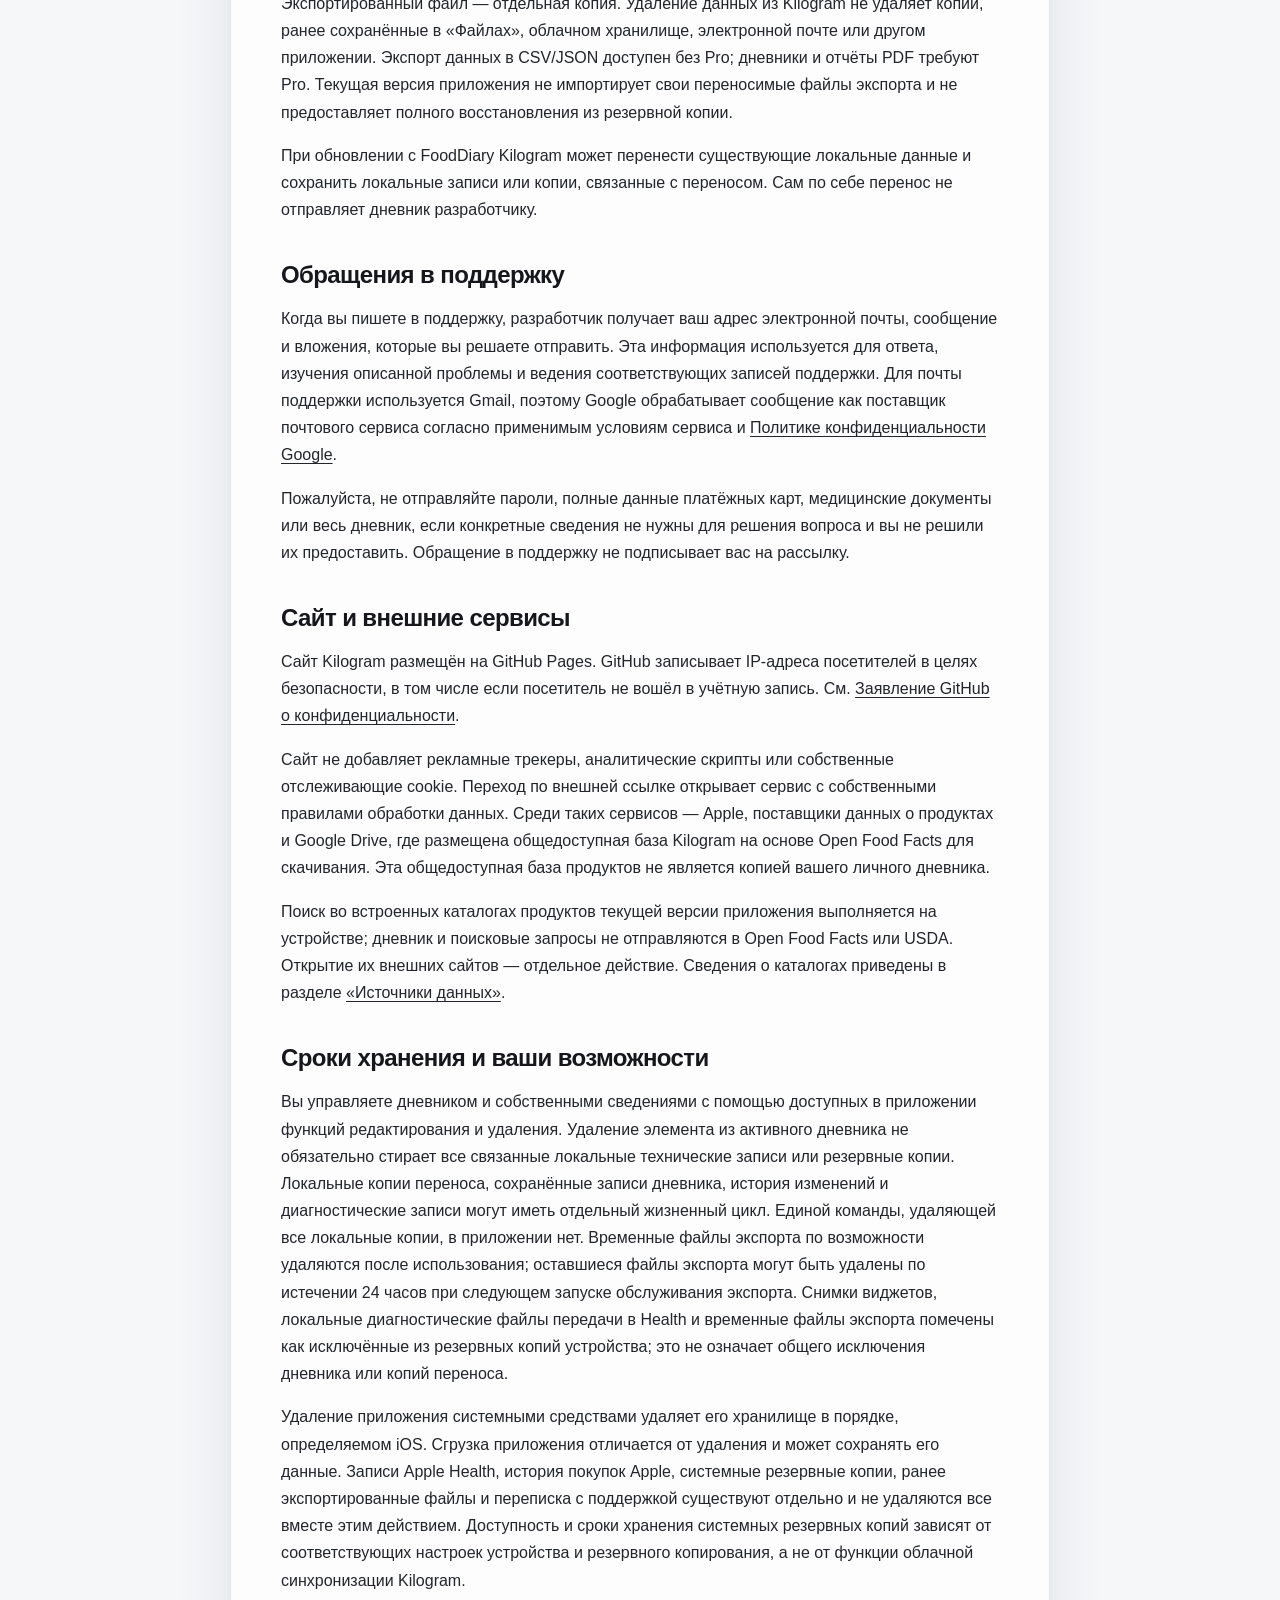
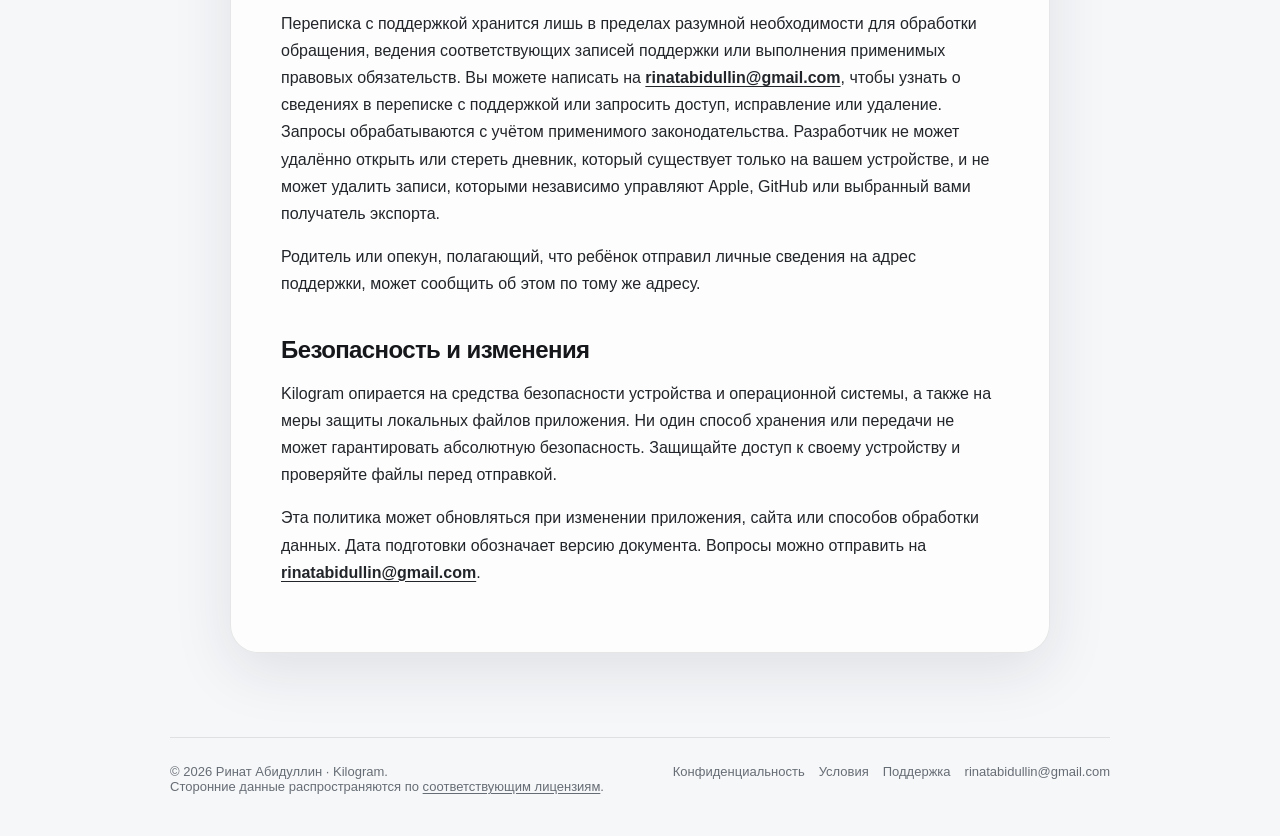
<file: ru/privacy/index.html>
<!doctype html>
<html lang="ru">
<head>
  <meta charset="utf-8">
  <meta name="viewport" content="width=device-width, initial-scale=1">
  <meta name="description" content="Как Kilogram обрабатывает локальные данные о питании, данные Apple Health, экспорт, покупки и обращения в поддержку.">
  <meta name="theme-color" content="#ff6b57">
  <title>Политика конфиденциальности — Kilogram</title>
  <link rel="icon" type="image/png" href="../../assets/kilogram-app-icon.png">
  <link rel="apple-touch-icon" href="../../assets/kilogram-app-icon.png">
  <link rel="stylesheet" href="../../assets/styles.css">
  <link rel="canonical" href="https://rinatabidullin.github.io/kilogram-site/ru/privacy/">
  <link rel="alternate" hreflang="en" href="https://rinatabidullin.github.io/kilogram-site/privacy/">
  <link rel="alternate" hreflang="ru" href="https://rinatabidullin.github.io/kilogram-site/ru/privacy/">
</head>
<body>
  <a class="skip-link" href="#main">Перейти к содержимому</a>
  <header class="site-header">
    <div class="header-inner">
      <a class="brand" href="../"><img class="brand-mark" src="../../assets/kilogram-app-icon.png" width="40" height="40" alt=""><span>Kilogram</span></a>
      <nav class="language-switcher" aria-label="Язык">
        <a href="../../privacy/" lang="en" hreflang="en">English</a>
        <a href="./" lang="ru" hreflang="ru" aria-current="page">Русский</a>
      </nav>
      <nav class="nav" aria-label="Основная навигация">
        <a href="../privacy/" aria-current="page">Конфиденциальность</a>
        <a href="../terms/">Условия</a>
        <a href="../support/">Поддержка</a>
        <a href="../data-sources/">Источники данных</a>
        <a href="../licenses/">Лицензии</a>
      </nav>
    </div>
  </header>
  <main id="main" tabindex="-1" class="document">
    <article class="document-shell">
      <div class="breadcrumb"><a href="../">Kilogram</a> / Политика конфиденциальности</div>
      <h1>Политика конфиденциальности</h1>
      <p class="meta">Дата подготовки: <time datetime="2026-09-19">19 сентября 2026 года</time></p>
      <p>Разработчик Kilogram — <strong>Ринат Абидуллин</strong>. Эта политика объясняет, как обрабатывается информация при использовании приложения Kilogram, посещении его сайта или обращении к разработчику. По вопросам конфиденциальности напишите на <strong><a href="mailto:rinatabidullin@gmail.com">rinatabidullin@gmail.com</a></strong>.</p>
      <h2>Информация, хранящаяся в приложении</h2>
      <p>Kilogram хранит дневник питания и связанные настройки на вашем устройстве. К ним относятся приёмы пищи с датами и временем, продукты и порции, сохранённые значения пищевой ценности, собственные продукты и рецепты, недавние продукты, цели питания, настройки оформления и виджетов. При использовании калькулятора целей приложение также может сохранять введённую для расчёта информацию, например возраст, пол, рост, вес и выбранный уровень активности.</p>
      <p>Эти сведения используются для работы дневника, расчётов, сводок питания, целей и других выбранных вами функций. Выбранный уровень активности служит исходным значением для расчёта; это не непрерывное наблюдение за вашей физической активностью.</p>
      <p>Текущая версия приложения не требует учётной записи Kilogram и не загружает дневник на сервер разработчика. Собственной облачной синхронизации дневника в приложении нет. Резервные копии устройства, Apple Health и файлы, которые вы решаете экспортировать, — отдельные механизмы, описанные ниже.</p>
      <h2>Apple Health</h2>
      <p>Подключение Kilogram к Apple Health добровольно и не требует Pro. Приложение запрашивает разрешение на запись четырёх показателей питания: пищевой энергии, белков, общего количества жиров и углеводов. Экспортируемые записи включают соответствующие даты и время.</p>
      <p>Kilogram не запрашивает общий доступ к медицинским данным, созданным другими приложениями. Для согласованности экспорта он может просматривать, обновлять и удалять собственные записи о питании, включая записи из прежнего приложения FoodDiary, если они относятся к тому же источнику приложения.</p>
      <p>При включении или повторном включении автоматической передачи приложение обрабатывает существующую историю дневника, включая записи, перенесённые из FoodDiary. Записи с будущими датами также передаются с сохранёнными датами; приложение не относит их к отдельной категории планирования питания. Поэтому изменение или удаление записей в дневнике может заменить или удалить ранее экспортированные приложением записи о питании за затронутые дни. Эта замена не направлена на данные из других приложений.</p>
      <p>Записываются только разрешённые вами показатели. Автоматическую передачу можно остановить в Kilogram, а разрешения изменить в Apple Health или соответствующих системных настройках. Остановка передачи не является командой удаления ранее экспортированных данных. Удаление Kilogram также не удаляет автоматически его записи из Apple Health. Управляйте этими записями отдельно в Apple Health. Передача зависит от разрешений и возможности выполнения приложения; непрерывная передача в фоновом режиме не гарантируется.</p>
      <p>Информация о здоровье используется для запрошенных вами функций питания. Она не продаётся и не используется для рекламы, маркетинга или создания рекламных профилей. Apple самостоятельно управляет хранением, синхронизацией и резервным копированием Apple Health в соответствии с вашими настройками Apple и <a href="https://www.apple.com/legal/privacy/">условиями конфиденциальности Apple</a>.</p>
      <h2>Виджеты</h2>
      <p>Kilogram использует локальное общее хранилище, чтобы предоставлять виджетам выбранные сводки дневника и настройки. Добавление виджета может сделать сведения о питании видимыми на экране «Домой» или экране блокировки. Виджеты калорий для экрана «Домой» и экрана блокировки доступны без Pro; виджеты белков, жиров и углеводов и недельные виджеты требуют Pro. Значения питания на экране блокировки по умолчанию скрыты. Настройка «Питание на экране блокировки» может сделать их видимыми на заблокированном устройстве после его первой разблокировки. Удалите виджет с экрана «Домой», если не хотите показывать его информацию.</p>
      <h2>Покупки</h2>
      <p>Покупки и подписки используют систему встроенных покупок Apple. Платёжные данные и расчёты обрабатывает Apple. Kilogram получает сведения о транзакциях и правах доступа, необходимые для определения доступности Pro и восстановления покупок, соответствующих условиям. Это не даёт доступа к полным данным вашей платёжной карты или паролю Аккаунта Apple.</p>
      <h2>Диагностика</h2>
      <p>Kilogram сохраняет локальную техническую информацию для диагностики проблем с такими функциями, как перенос данных и передача в Apple Health. В зависимости от события она может включать временные отметки, идентификаторы записей, состояния обработки и сведения об ошибках. Такие записи нельзя считать анонимными только потому, что они диагностические.</p>
      <p>Текущая версия приложения не содержит сторонних SDK для рекламы, отслеживания или аналитики и не отправляет эти локальные диагностические файлы разработчику автоматически.</p>
      <p>Разработчик использует сводные отчёты об использовании, доступные через Apple App Analytics, чтобы понимать, как используется Kilogram, и улучшать его функции. Разработчик также использует предоставляемые Apple отчёты о сбоях и производительности для диагностики ошибок и повышения надёжности и быстродействия. Доступность этих отчётов зависит от сервисов Apple и применимых настроек передачи данных. Эти действия не приводят к автоматической отправке вашего дневника или локальных диагностических файлов Kilogram разработчику. Разработчик не использует эти отчёты для рекламы или отслеживания.</p>
      <p>Если вы решите отправить диагностический файл или снимок экрана в поддержку, содержащаяся в нём информация станет частью обращения.</p>
      <h2>Экспорт и перенос данных</h2>
      <p>Экспортируемые файлы создаются на вашем устройстве. Они могут содержать записи дневника, значения пищевой ценности, собственные продукты, рецепты, цели и другую информацию, включённую в выбранный экспорт. При сохранении или отправке файл передаётся в место или приложение, выбранное вами через системный интерфейс. Проверяйте содержимое перед отправкой, особенно если оно включает сведения о здоровье.</p>
      <p>Экспортированный файл — отдельная копия. Удаление данных из Kilogram не удаляет копии, ранее сохранённые в «Файлах», облачном хранилище, электронной почте или другом приложении. Экспорт данных в CSV/JSON доступен без Pro; дневники и отчёты PDF требуют Pro. Текущая версия приложения не импортирует свои переносимые файлы экспорта и не предоставляет полного восстановления из резервной копии.</p>
      <p>При обновлении с FoodDiary Kilogram может перенести существующие локальные данные и сохранить локальные записи или копии, связанные с переносом. Сам по себе перенос не отправляет дневник разработчику.</p>
      <h2>Обращения в поддержку</h2>
      <p>Когда вы пишете в поддержку, разработчик получает ваш адрес электронной почты, сообщение и вложения, которые вы решаете отправить. Эта информация используется для ответа, изучения описанной проблемы и ведения соответствующих записей поддержки. Для почты поддержки используется Gmail, поэтому Google обрабатывает сообщение как поставщик почтового сервиса согласно применимым условиям сервиса и <a href="https://policies.google.com/privacy">Политике конфиденциальности Google</a>.</p>
      <p>Пожалуйста, не отправляйте пароли, полные данные платёжных карт, медицинские документы или весь дневник, если конкретные сведения не нужны для решения вопроса и вы не решили их предоставить. Обращение в поддержку не подписывает вас на рассылку.</p>
      <h2>Сайт и внешние сервисы</h2>
      <p>Сайт Kilogram размещён на GitHub Pages. GitHub записывает IP-адреса посетителей в целях безопасности, в том числе если посетитель не вошёл в учётную запись. См. <a href="https://docs.github.com/en/site-policy/privacy-policies/github-general-privacy-statement">Заявление GitHub о конфиденциальности</a>.</p>
      <p>Сайт не добавляет рекламные трекеры, аналитические скрипты или собственные отслеживающие cookie. Переход по внешней ссылке открывает сервис с собственными правилами обработки данных. Среди таких сервисов — Apple, поставщики данных о продуктах и Google Drive, где размещена общедоступная база Kilogram на основе Open Food Facts для скачивания. Эта общедоступная база продуктов не является копией вашего личного дневника.</p>
      <p>Поиск во встроенных каталогах продуктов текущей версии приложения выполняется на устройстве; дневник и поисковые запросы не отправляются в Open Food Facts или USDA. Открытие их внешних сайтов — отдельное действие. Сведения о каталогах приведены в разделе <a href="../data-sources/">«Источники данных»</a>.</p>
      <h2>Сроки хранения и ваши возможности</h2>
      <p>Вы управляете дневником и собственными сведениями с помощью доступных в приложении функций редактирования и удаления. Удаление элемента из активного дневника не обязательно стирает все связанные локальные технические записи или резервные копии. Локальные копии переноса, сохранённые записи дневника, история изменений и диагностические записи могут иметь отдельный жизненный цикл. Единой команды, удаляющей все локальные копии, в приложении нет. Временные файлы экспорта по возможности удаляются после использования; оставшиеся файлы экспорта могут быть удалены по истечении 24 часов при следующем запуске обслуживания экспорта. Снимки виджетов, локальные диагностические файлы передачи в Health и временные файлы экспорта помечены как исключённые из резервных копий устройства; это не означает общего исключения дневника или копий переноса.</p>
      <p>Удаление приложения системными средствами удаляет его хранилище в порядке, определяемом iOS. Сгрузка приложения отличается от удаления и может сохранять его данные. Записи Apple Health, история покупок Apple, системные резервные копии, ранее экспортированные файлы и переписка с поддержкой существуют отдельно и не удаляются все вместе этим действием. Доступность и сроки хранения системных резервных копий зависят от соответствующих настроек устройства и резервного копирования, а не от функции облачной синхронизации Kilogram.</p>
      <p>Переписка с поддержкой хранится лишь в пределах разумной необходимости для обработки обращения, ведения соответствующих записей поддержки или выполнения применимых правовых обязательств. Вы можете написать на <strong><a href="mailto:rinatabidullin@gmail.com">rinatabidullin@gmail.com</a></strong>, чтобы узнать о сведениях в переписке с поддержкой или запросить доступ, исправление или удаление. Запросы обрабатываются с учётом применимого законодательства. Разработчик не может удалённо открыть или стереть дневник, который существует только на вашем устройстве, и не может удалить записи, которыми независимо управляют Apple, GitHub или выбранный вами получатель экспорта.</p>
      <p>Родитель или опекун, полагающий, что ребёнок отправил личные сведения на адрес поддержки, может сообщить об этом по тому же адресу.</p>
      <h2>Безопасность и изменения</h2>
      <p>Kilogram опирается на средства безопасности устройства и операционной системы, а также на меры защиты локальных файлов приложения. Ни один способ хранения или передачи не может гарантировать абсолютную безопасность. Защищайте доступ к своему устройству и проверяйте файлы перед отправкой.</p>
      <p>Эта политика может обновляться при изменении приложения, сайта или способов обработки данных. Дата подготовки обозначает версию документа. Вопросы можно отправить на <strong><a href="mailto:rinatabidullin@gmail.com">rinatabidullin@gmail.com</a></strong>.</p>
    </article>
  </main>
  <footer>
    <span>© <span data-current-year>2026</span> Ринат Абидуллин · Kilogram.<br>Сторонние данные распространяются по <a href="../licenses/">соответствующим лицензиям</a>.</span>
    <span class="footer-links"><a href="../privacy/">Конфиденциальность</a><a href="../terms/">Условия</a><a href="../support/">Поддержка</a><a href="mailto:rinatabidullin@gmail.com">rinatabidullin@gmail.com</a></span>
  </footer>
  <script src="../../assets/site.js" defer></script>
</body>
</html>
</file>
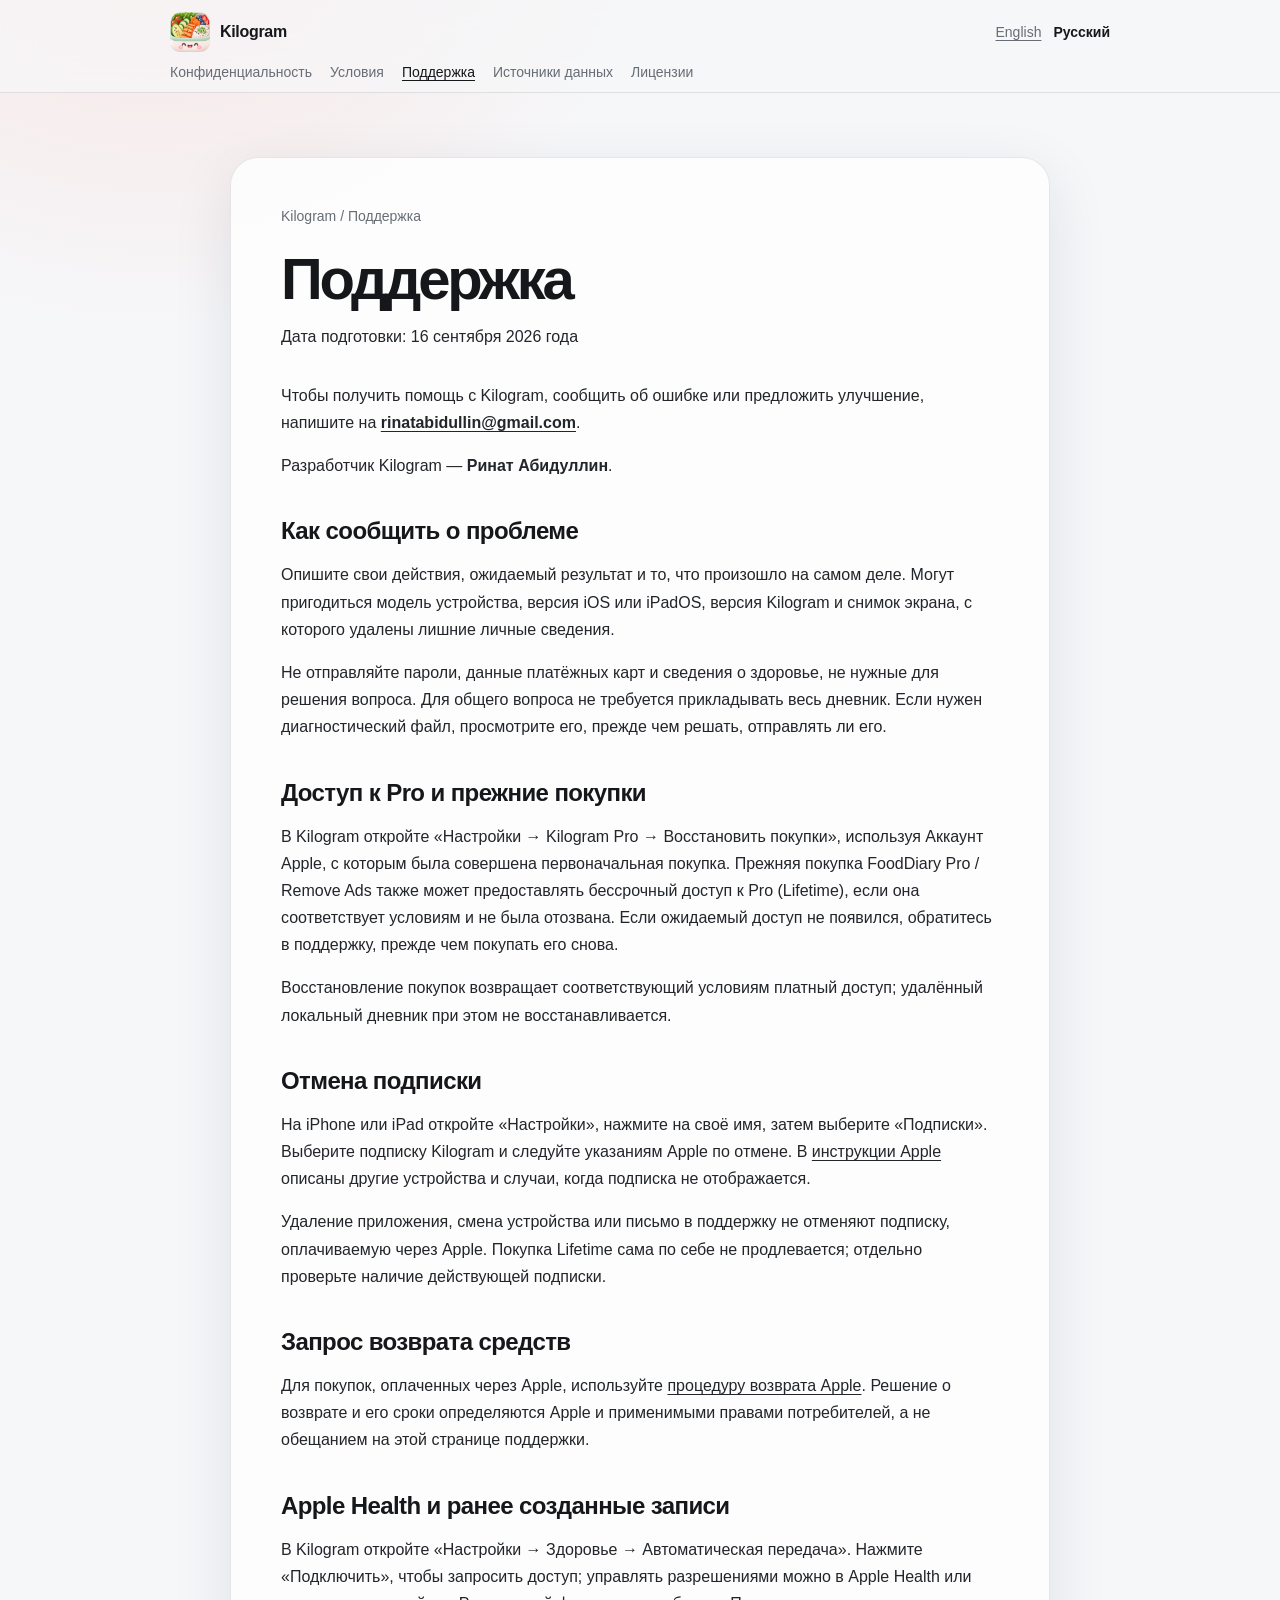
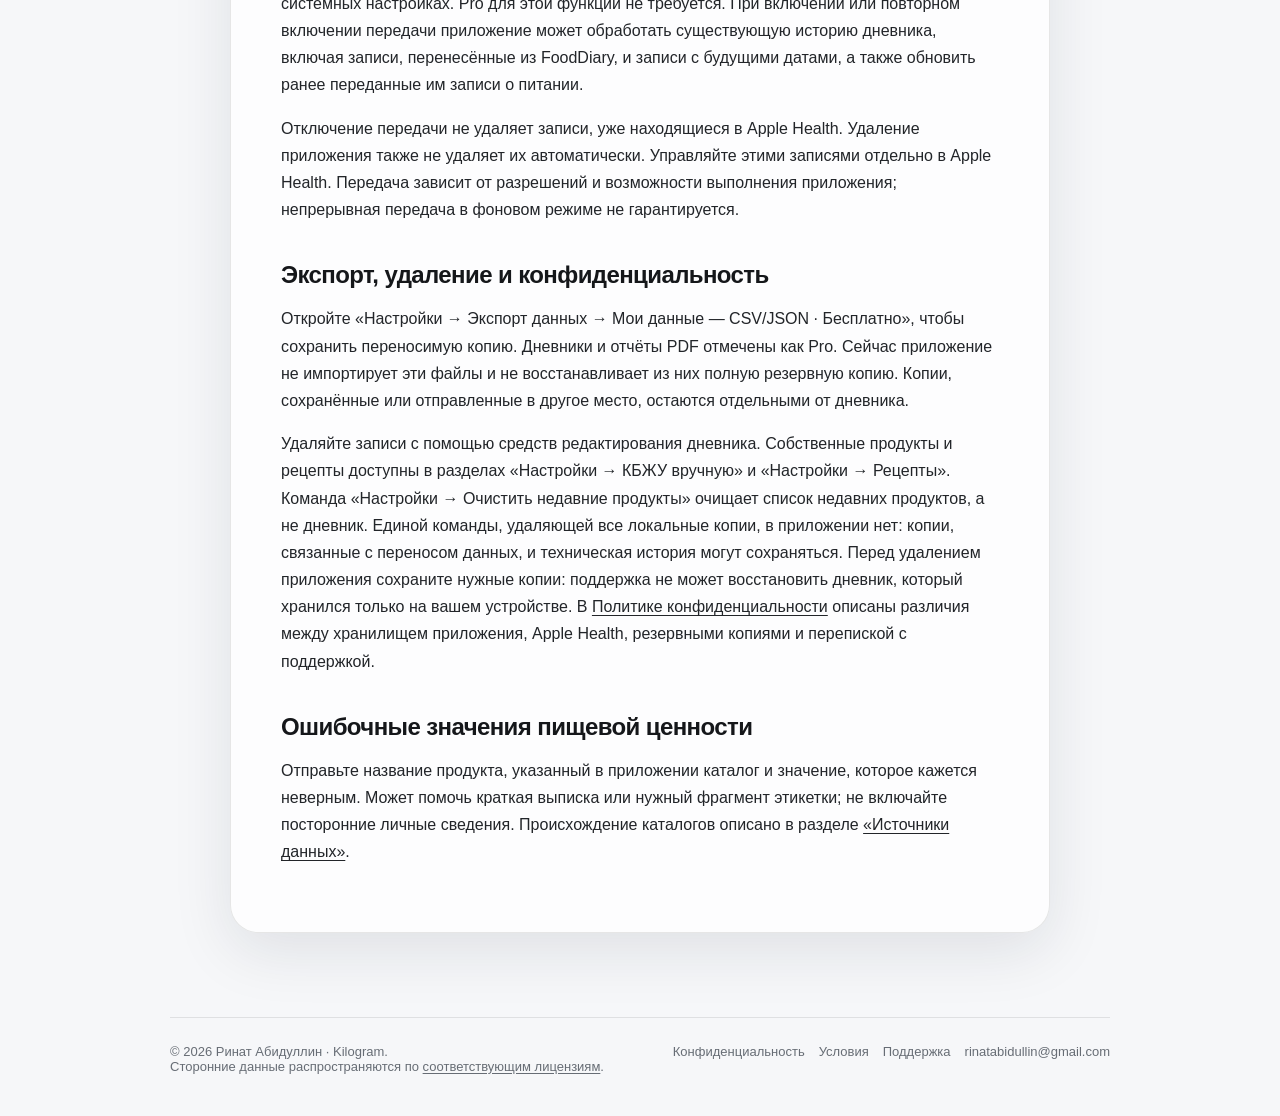
<file: ru/support/index.html>
<!doctype html>
<html lang="ru">
<head>
  <meta charset="utf-8">
  <meta name="viewport" content="width=device-width, initial-scale=1">
  <meta name="description" content="Связь с Ринатом Абидуллиным по вопросам Kilogram и помощь с покупками, Apple Health и экспортом данных.">
  <meta name="theme-color" content="#ff6b57">
  <title>Поддержка — Kilogram</title>
  <link rel="icon" type="image/png" href="../../assets/kilogram-app-icon.png">
  <link rel="apple-touch-icon" href="../../assets/kilogram-app-icon.png">
  <link rel="stylesheet" href="../../assets/styles.css">
  <link rel="canonical" href="https://rinatabidullin.github.io/kilogram-site/ru/support/">
  <link rel="alternate" hreflang="en" href="https://rinatabidullin.github.io/kilogram-site/support/">
  <link rel="alternate" hreflang="ru" href="https://rinatabidullin.github.io/kilogram-site/ru/support/">
</head>
<body>
  <a class="skip-link" href="#main">Перейти к содержимому</a>
  <header class="site-header">
    <div class="header-inner">
      <a class="brand" href="../"><img class="brand-mark" src="../../assets/kilogram-app-icon.png" width="40" height="40" alt=""><span>Kilogram</span></a>
      <nav class="language-switcher" aria-label="Язык">
        <a href="../../support/" lang="en" hreflang="en">English</a>
        <a href="./" lang="ru" hreflang="ru" aria-current="page">Русский</a>
      </nav>
      <nav class="nav" aria-label="Основная навигация">
        <a href="../privacy/">Конфиденциальность</a>
        <a href="../terms/">Условия</a>
        <a href="../support/" aria-current="page">Поддержка</a>
        <a href="../data-sources/">Источники данных</a>
        <a href="../licenses/">Лицензии</a>
      </nav>
    </div>
  </header>
  <main id="main" tabindex="-1" class="document">
    <article class="document-shell">
      <div class="breadcrumb"><a href="../">Kilogram</a> / Поддержка</div>
      <h1>Поддержка</h1>
      <p class="meta">Дата подготовки: <time datetime="2026-09-16">16 сентября 2026 года</time></p>
      <p>Чтобы получить помощь с Kilogram, сообщить об ошибке или предложить улучшение, напишите на <strong><a href="mailto:rinatabidullin@gmail.com?subject=Kilogram%20Support">rinatabidullin@gmail.com</a></strong>.</p>
      <p>Разработчик Kilogram — <strong>Ринат Абидуллин</strong>.</p>
      <h2>Как сообщить о проблеме</h2>
      <p>Опишите свои действия, ожидаемый результат и то, что произошло на самом деле. Могут пригодиться модель устройства, версия iOS или iPadOS, версия Kilogram и снимок экрана, с которого удалены лишние личные сведения.</p>
      <p>Не отправляйте пароли, данные платёжных карт и сведения о здоровье, не нужные для решения вопроса. Для общего вопроса не требуется прикладывать весь дневник. Если нужен диагностический файл, просмотрите его, прежде чем решать, отправлять ли его.</p>
      <h2>Доступ к Pro и прежние покупки</h2>
      <p>В Kilogram откройте «Настройки → Kilogram Pro → Восстановить покупки», используя Аккаунт Apple, с которым была совершена первоначальная покупка. Прежняя покупка FoodDiary Pro / Remove Ads также может предоставлять бессрочный доступ к Pro (Lifetime), если она соответствует условиям и не была отозвана. Если ожидаемый доступ не появился, обратитесь в поддержку, прежде чем покупать его снова.</p>
      <p>Восстановление покупок возвращает соответствующий условиям платный доступ; удалённый локальный дневник при этом не восстанавливается.</p>
      <h2>Отмена подписки</h2>
      <p>На iPhone или iPad откройте «Настройки», нажмите на своё имя, затем выберите «Подписки». Выберите подписку Kilogram и следуйте указаниям Apple по отмене. В <a href="https://support.apple.com/en-us/118428">инструкции Apple</a> описаны другие устройства и случаи, когда подписка не отображается.</p>
      <p>Удаление приложения, смена устройства или письмо в поддержку не отменяют подписку, оплачиваемую через Apple. Покупка Lifetime сама по себе не продлевается; отдельно проверьте наличие действующей подписки.</p>
      <h2>Запрос возврата средств</h2>
      <p>Для покупок, оплаченных через Apple, используйте <a href="https://support.apple.com/en-us/118223">процедуру возврата Apple</a>. Решение о возврате и его сроки определяются Apple и применимыми правами потребителей, а не обещанием на этой странице поддержки.</p>
      <h2>Apple Health и ранее созданные записи</h2>
      <p>В Kilogram откройте «Настройки → Здоровье → Автоматическая передача». Нажмите «Подключить», чтобы запросить доступ; управлять разрешениями можно в Apple Health или системных настройках. Pro для этой функции не требуется. При включении или повторном включении передачи приложение может обработать существующую историю дневника, включая записи, перенесённые из FoodDiary, и записи с будущими датами, а также обновить ранее переданные им записи о питании.</p>
      <p>Отключение передачи не удаляет записи, уже находящиеся в Apple Health. Удаление приложения также не удаляет их автоматически. Управляйте этими записями отдельно в Apple Health. Передача зависит от разрешений и возможности выполнения приложения; непрерывная передача в фоновом режиме не гарантируется.</p>
      <h2>Экспорт, удаление и конфиденциальность</h2>
      <p>Откройте «Настройки → Экспорт данных → Мои данные — CSV/JSON · Бесплатно», чтобы сохранить переносимую копию. Дневники и отчёты PDF отмечены как Pro. Сейчас приложение не импортирует эти файлы и не восстанавливает из них полную резервную копию. Копии, сохранённые или отправленные в другое место, остаются отдельными от дневника.</p>
      <p>Удаляйте записи с помощью средств редактирования дневника. Собственные продукты и рецепты доступны в разделах «Настройки → КБЖУ вручную» и «Настройки → Рецепты». Команда «Настройки → Очистить недавние продукты» очищает список недавних продуктов, а не дневник. Единой команды, удаляющей все локальные копии, в приложении нет: копии, связанные с переносом данных, и техническая история могут сохраняться. Перед удалением приложения сохраните нужные копии: поддержка не может восстановить дневник, который хранился только на вашем устройстве. В <a href="../privacy/">Политике конфиденциальности</a> описаны различия между хранилищем приложения, Apple Health, резервными копиями и перепиской с поддержкой.</p>
      <h2>Ошибочные значения пищевой ценности</h2>
      <p>Отправьте название продукта, указанный в приложении каталог и значение, которое кажется неверным. Может помочь краткая выписка или нужный фрагмент этикетки; не включайте посторонние личные сведения. Происхождение каталогов описано в разделе <a href="../data-sources/">«Источники данных»</a>.</p>
    </article>
  </main>
  <footer>
    <span>© <span data-current-year>2026</span> Ринат Абидуллин · Kilogram.<br>Сторонние данные распространяются по <a href="../licenses/">соответствующим лицензиям</a>.</span>
    <span class="footer-links"><a href="../privacy/">Конфиденциальность</a><a href="../terms/">Условия</a><a href="../support/">Поддержка</a><a href="mailto:rinatabidullin@gmail.com">rinatabidullin@gmail.com</a></span>
  </footer>
  <script src="../../assets/site.js" defer></script>
</body>
</html>
</file>
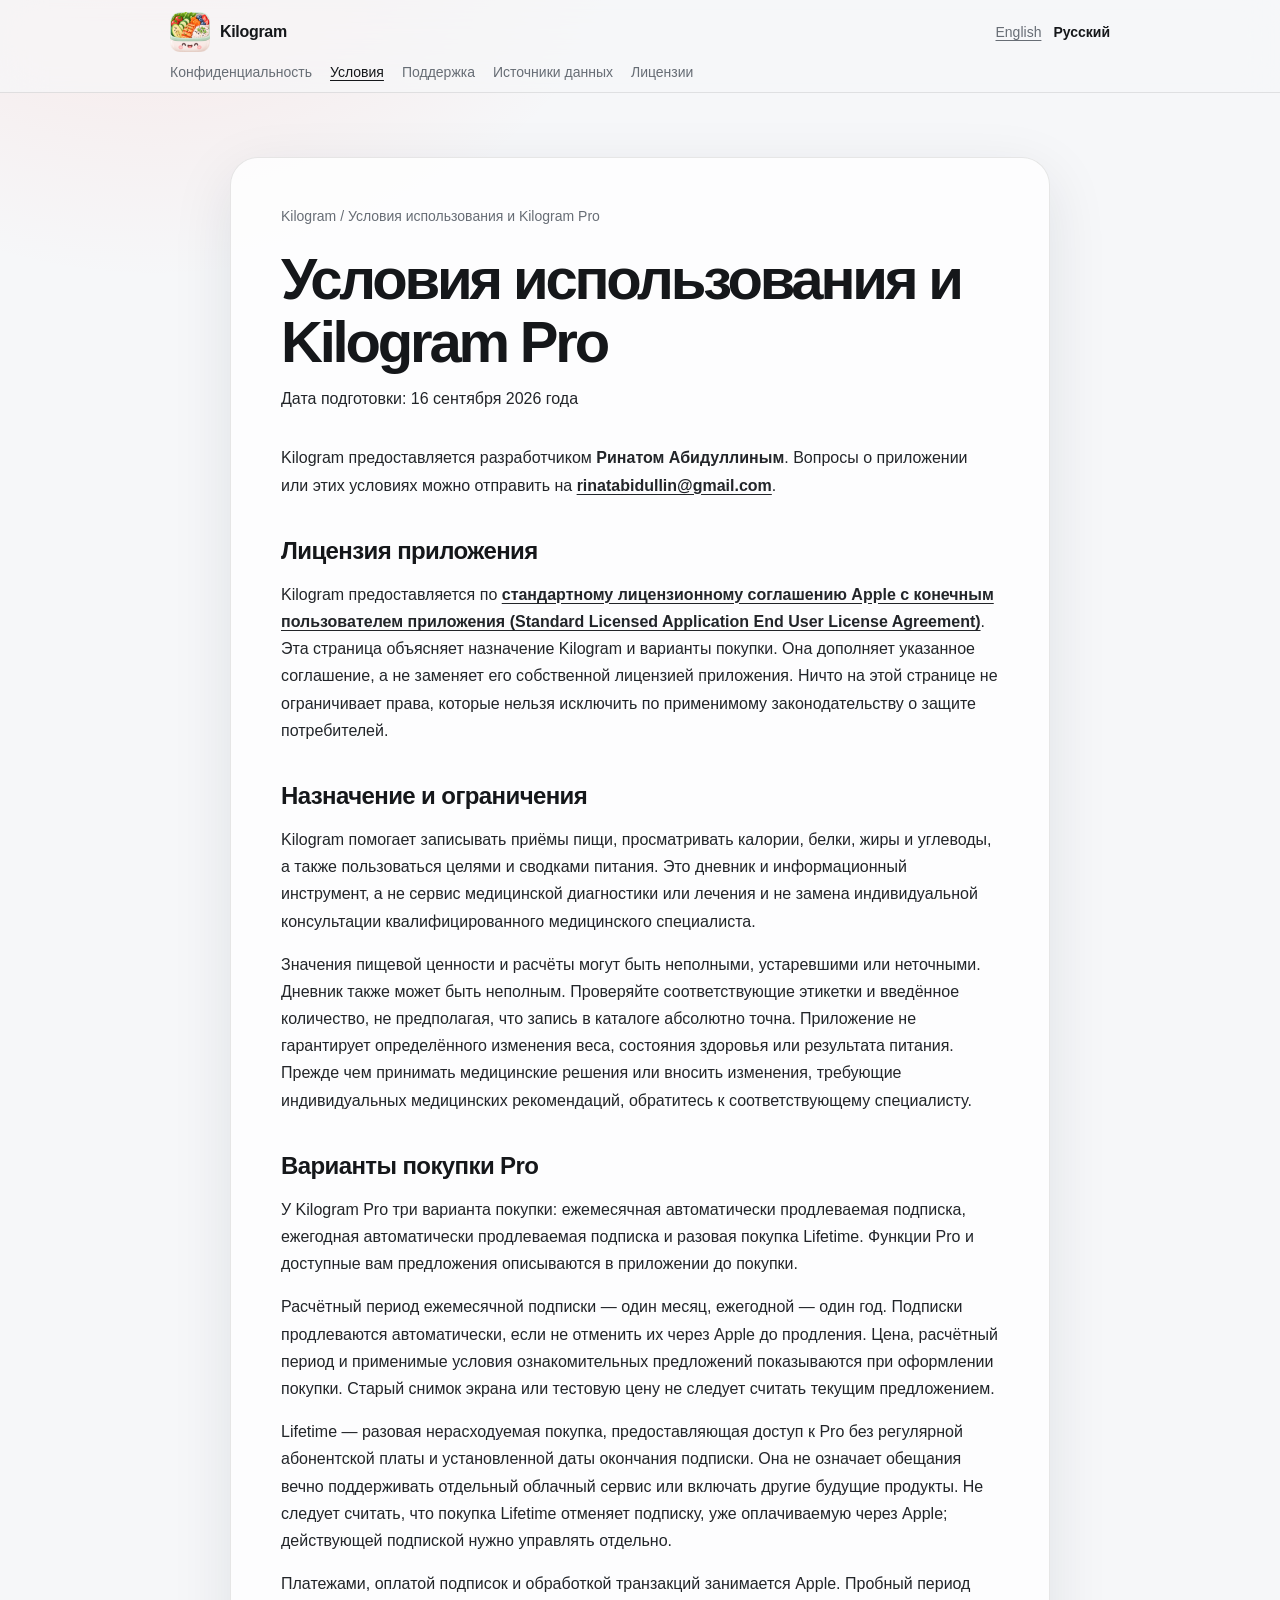
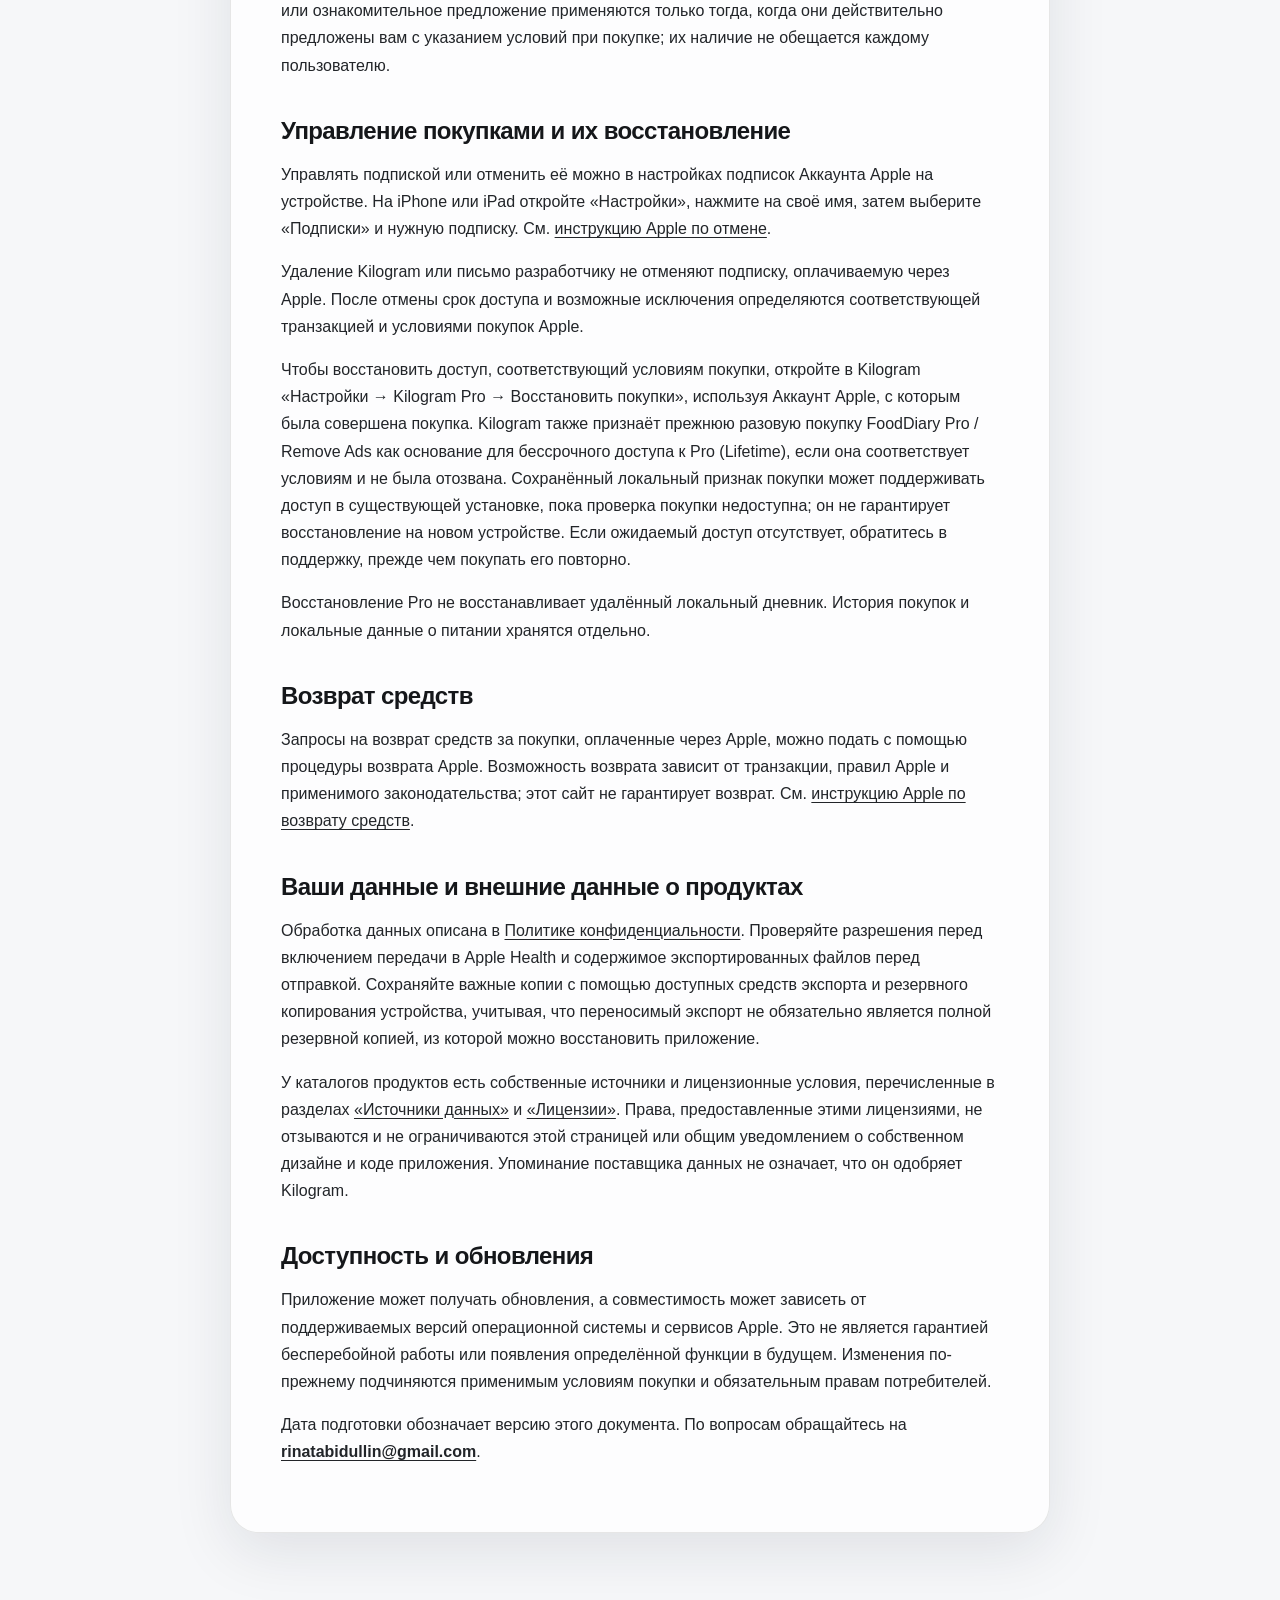
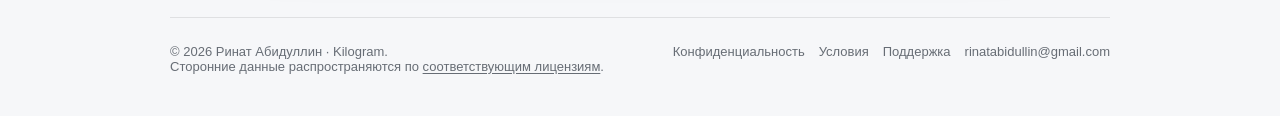
<file: ru/terms/index.html>
<!doctype html>
<html lang="ru">
<head>
  <meta charset="utf-8">
  <meta name="viewport" content="width=device-width, initial-scale=1">
  <meta name="description" content="Стандартное лицензионное соглашение Apple, варианты покупки Kilogram Pro, подписки, восстановление покупок и возврат средств.">
  <meta name="theme-color" content="#ff6b57">
  <title>Условия использования и Kilogram Pro — Kilogram</title>
  <link rel="icon" type="image/png" href="../../assets/kilogram-app-icon.png">
  <link rel="apple-touch-icon" href="../../assets/kilogram-app-icon.png">
  <link rel="stylesheet" href="../../assets/styles.css">
  <link rel="canonical" href="https://rinatabidullin.github.io/kilogram-site/ru/terms/">
  <link rel="alternate" hreflang="en" href="https://rinatabidullin.github.io/kilogram-site/terms/">
  <link rel="alternate" hreflang="ru" href="https://rinatabidullin.github.io/kilogram-site/ru/terms/">
</head>
<body>
  <a class="skip-link" href="#main">Перейти к содержимому</a>
  <header class="site-header">
    <div class="header-inner">
      <a class="brand" href="../"><img class="brand-mark" src="../../assets/kilogram-app-icon.png" width="40" height="40" alt=""><span>Kilogram</span></a>
      <nav class="language-switcher" aria-label="Язык">
        <a href="../../terms/" lang="en" hreflang="en">English</a>
        <a href="./" lang="ru" hreflang="ru" aria-current="page">Русский</a>
      </nav>
      <nav class="nav" aria-label="Основная навигация">
        <a href="../privacy/">Конфиденциальность</a>
        <a href="../terms/" aria-current="page">Условия</a>
        <a href="../support/">Поддержка</a>
        <a href="../data-sources/">Источники данных</a>
        <a href="../licenses/">Лицензии</a>
      </nav>
    </div>
  </header>
  <main id="main" tabindex="-1" class="document">
    <article class="document-shell">
      <div class="breadcrumb"><a href="../">Kilogram</a> / Условия использования и Kilogram Pro</div>
      <h1>Условия использования и Kilogram Pro</h1>
      <p class="meta">Дата подготовки: <time datetime="2026-09-16">16 сентября 2026 года</time></p>
      <p>Kilogram предоставляется разработчиком <strong>Ринатом Абидуллиным</strong>. Вопросы о приложении или этих условиях можно отправить на <strong><a href="mailto:rinatabidullin@gmail.com">rinatabidullin@gmail.com</a></strong>.</p>
      <h2>Лицензия приложения</h2>
      <p>Kilogram предоставляется по <strong><a href="https://www.apple.com/legal/internet-services/itunes/dev/stdeula/">стандартному лицензионному соглашению Apple с конечным пользователем приложения (Standard Licensed Application End User License Agreement)</a></strong>. Эта страница объясняет назначение Kilogram и варианты покупки. Она дополняет указанное соглашение, а не заменяет его собственной лицензией приложения. Ничто на этой странице не ограничивает права, которые нельзя исключить по применимому законодательству о защите потребителей.</p>
      <h2>Назначение и ограничения</h2>
      <p>Kilogram помогает записывать приёмы пищи, просматривать калории, белки, жиры и углеводы, а также пользоваться целями и сводками питания. Это дневник и информационный инструмент, а не сервис медицинской диагностики или лечения и не замена индивидуальной консультации квалифицированного медицинского специалиста.</p>
      <p>Значения пищевой ценности и расчёты могут быть неполными, устаревшими или неточными. Дневник также может быть неполным. Проверяйте соответствующие этикетки и введённое количество, не предполагая, что запись в каталоге абсолютно точна. Приложение не гарантирует определённого изменения веса, состояния здоровья или результата питания. Прежде чем принимать медицинские решения или вносить изменения, требующие индивидуальных медицинских рекомендаций, обратитесь к соответствующему специалисту.</p>
      <h2>Варианты покупки Pro</h2>
      <p>У Kilogram Pro три варианта покупки: ежемесячная автоматически продлеваемая подписка, ежегодная автоматически продлеваемая подписка и разовая покупка Lifetime. Функции Pro и доступные вам предложения описываются в приложении до покупки.</p>
      <p>Расчётный период ежемесячной подписки — один месяц, ежегодной — один год. Подписки продлеваются автоматически, если не отменить их через Apple до продления. Цена, расчётный период и применимые условия ознакомительных предложений показываются при оформлении покупки. Старый снимок экрана или тестовую цену не следует считать текущим предложением.</p>
      <p>Lifetime — разовая нерасходуемая покупка, предоставляющая доступ к Pro без регулярной абонентской платы и установленной даты окончания подписки. Она не означает обещания вечно поддерживать отдельный облачный сервис или включать другие будущие продукты. Не следует считать, что покупка Lifetime отменяет подписку, уже оплачиваемую через Apple; действующей подпиской нужно управлять отдельно.</p>
      <p>Платежами, оплатой подписок и обработкой транзакций занимается Apple. Пробный период или ознакомительное предложение применяются только тогда, когда они действительно предложены вам с указанием условий при покупке; их наличие не обещается каждому пользователю.</p>
      <h2>Управление покупками и их восстановление</h2>
      <p>Управлять подпиской или отменить её можно в настройках подписок Аккаунта Apple на устройстве. На iPhone или iPad откройте «Настройки», нажмите на своё имя, затем выберите «Подписки» и нужную подписку. См. <a href="https://support.apple.com/en-us/118428">инструкцию Apple по отмене</a>.</p>
      <p>Удаление Kilogram или письмо разработчику не отменяют подписку, оплачиваемую через Apple. После отмены срок доступа и возможные исключения определяются соответствующей транзакцией и условиями покупок Apple.</p>
      <p>Чтобы восстановить доступ, соответствующий условиям покупки, откройте в Kilogram «Настройки → Kilogram Pro → Восстановить покупки», используя Аккаунт Apple, с которым была совершена покупка. Kilogram также признаёт прежнюю разовую покупку FoodDiary Pro / Remove Ads как основание для бессрочного доступа к Pro (Lifetime), если она соответствует условиям и не была отозвана. Сохранённый локальный признак покупки может поддерживать доступ в существующей установке, пока проверка покупки недоступна; он не гарантирует восстановление на новом устройстве. Если ожидаемый доступ отсутствует, обратитесь в поддержку, прежде чем покупать его повторно.</p>
      <p>Восстановление Pro не восстанавливает удалённый локальный дневник. История покупок и локальные данные о питании хранятся отдельно.</p>
      <h2>Возврат средств</h2>
      <p>Запросы на возврат средств за покупки, оплаченные через Apple, можно подать с помощью процедуры возврата Apple. Возможность возврата зависит от транзакции, правил Apple и применимого законодательства; этот сайт не гарантирует возврат. См. <a href="https://support.apple.com/en-us/118223">инструкцию Apple по возврату средств</a>.</p>
      <h2>Ваши данные и внешние данные о продуктах</h2>
      <p>Обработка данных описана в <a href="../privacy/">Политике конфиденциальности</a>. Проверяйте разрешения перед включением передачи в Apple Health и содержимое экспортированных файлов перед отправкой. Сохраняйте важные копии с помощью доступных средств экспорта и резервного копирования устройства, учитывая, что переносимый экспорт не обязательно является полной резервной копией, из которой можно восстановить приложение.</p>
      <p>У каталогов продуктов есть собственные источники и лицензионные условия, перечисленные в разделах <a href="../data-sources/">«Источники данных»</a> и <a href="../licenses/">«Лицензии»</a>. Права, предоставленные этими лицензиями, не отзываются и не ограничиваются этой страницей или общим уведомлением о собственном дизайне и коде приложения. Упоминание поставщика данных не означает, что он одобряет Kilogram.</p>
      <h2>Доступность и обновления</h2>
      <p>Приложение может получать обновления, а совместимость может зависеть от поддерживаемых версий операционной системы и сервисов Apple. Это не является гарантией бесперебойной работы или появления определённой функции в будущем. Изменения по-прежнему подчиняются применимым условиям покупки и обязательным правам потребителей.</p>
      <p>Дата подготовки обозначает версию этого документа. По вопросам обращайтесь на <strong><a href="mailto:rinatabidullin@gmail.com">rinatabidullin@gmail.com</a></strong>.</p>
    </article>
  </main>
  <footer>
    <span>© <span data-current-year>2026</span> Ринат Абидуллин · Kilogram.<br>Сторонние данные распространяются по <a href="../licenses/">соответствующим лицензиям</a>.</span>
    <span class="footer-links"><a href="../privacy/">Конфиденциальность</a><a href="../terms/">Условия</a><a href="../support/">Поддержка</a><a href="mailto:rinatabidullin@gmail.com">rinatabidullin@gmail.com</a></span>
  </footer>
  <script src="../../assets/site.js" defer></script>
</body>
</html>
</file>
<file: assets/styles.css>
:root {
  color-scheme: light dark;
  --bg: #f6f7f9;
  --surface: rgba(255,255,255,.78);
  --surface-strong: #ffffff;
  --text: #15171a;
  --muted: #676d75;
  --line: rgba(21,23,26,.10);
  --accent: #ab3020;
  --accent-strong: #912719;
  --shadow: 0 18px 60px rgba(22, 28, 45, .10);
  --radius-xl: 28px;
  --radius-lg: 20px;
  --max: 940px;
}

@media (prefers-color-scheme: dark) {
  :root {
    --bg: #0f1115;
    --surface: rgba(27,30,36,.82);
    --surface-strong: #181b20;
    --text: #f4f5f7;
    --muted: #a6adb7;
    --line: rgba(255,255,255,.10);
    --accent: #ff8a79;
    --accent-strong: #ff8a79;
    --shadow: 0 18px 60px rgba(0,0,0,.26);
  }
}

* { box-sizing: border-box; }
html { scroll-behavior: smooth; scroll-padding-top: 100px; }
body {
  margin: 0;
  min-height: 100vh;
  background:
    radial-gradient(circle at 12% -8%, rgba(255,107,87,.18), transparent 34rem),
    var(--bg);
  color: var(--text);
  font-family: -apple-system, BlinkMacSystemFont, "SF Pro Text", "SF Pro Display", "Helvetica Neue", Arial, sans-serif;
  -webkit-font-smoothing: antialiased;
}
a { color: inherit; text-underline-offset: .18em; }
body { overflow-wrap: anywhere; }
:focus-visible { outline: 3px solid var(--accent); outline-offset: 4px; }
.skip-link { position: absolute; left: 16px; top: 12px; max-width: calc(100% - 32px); transform: translateY(-200%); z-index: 30; padding: 12px 16px; background: var(--surface-strong); }
.skip-link:focus { transform: none; }
.nav a[aria-current="page"] { color: var(--text); text-decoration: underline; }
.feature-summary { max-width: 760px; padding-bottom: 40px; }
.feature-summary h2 { letter-spacing: -.025em; }
.feature-summary p { line-height: 1.7; color: var(--muted); }
main:focus { outline: none; }

.site-header {
  position: sticky;
  top: 0;
  z-index: 20;
  backdrop-filter: saturate(140%) blur(20px);
  -webkit-backdrop-filter: saturate(140%) blur(20px);
  background: color-mix(in srgb, var(--bg) 72%, transparent);
  border-bottom: 1px solid var(--line);
}
.header-inner {
  width: min(calc(100% - 32px), var(--max));
  min-height: 64px;
  margin: 0 auto;
  display: flex;
  flex-wrap: wrap;
  align-items: center;
  gap: 12px 18px;
  padding: 12px 0;
}
.brand {
  display: inline-flex;
  flex-shrink: 0;
  align-items: center;
  gap: 10px;
  text-decoration: none;
  font-weight: 800;
  letter-spacing: -.02em;
}
.brand-mark {
  width: 40px;
  height: 40px;
  aspect-ratio: 1;
  flex: 0 0 auto;
  display: block;
  object-fit: contain;
}
.nav { width: 100%; display: flex; gap: 10px 18px; flex-wrap: wrap; }
.nav a { text-decoration: none; color: var(--muted); font-size: .875rem; }
.nav a:hover { color: var(--text); }
.language-switcher {
  margin-left: auto;
  display: flex;
  flex-wrap: wrap;
  justify-content: flex-end;
  gap: 4px 12px;
  font-size: .875rem;
}
.language-switcher a { padding: 6px 0; color: var(--muted); white-space: nowrap; }
.language-switcher a[aria-current="page"] { color: var(--text); font-weight: 700; text-decoration: none; }

main { width: min(calc(100% - 32px), var(--max)); margin: 0 auto; }
.hero { padding: 92px 0 56px; }
.eyebrow {
  display: inline-flex;
  align-items: center;
  gap: 8px;
  padding: 8px 12px;
  border: 1px solid var(--line);
  border-radius: 999px;
  color: var(--muted);
  background: var(--surface);
  font-size: .8125rem;
  font-weight: 650;
}
h1 {
  margin: 20px 0 18px;
  font-size: clamp(2.625rem, 8vw, 4.625rem);
  line-height: .98;
  letter-spacing: -.055em;
  max-width: 820px;
}
.hero p {
  max-width: 720px;
  color: var(--muted);
  font-size: clamp(1.125rem, 3vw, 1.375rem);
  line-height: 1.55;
  margin: 0;
}
.actions { display: flex; flex-wrap: wrap; gap: 12px; margin-top: 30px; }
.button {
  display: inline-flex;
  align-items: center;
  justify-content: center;
  min-height: 46px;
  padding: 10px 18px;
  text-align: center;
  border-radius: 14px;
  border: 1px solid var(--line);
  background: var(--surface);
  text-decoration: none;
  font-weight: 700;
}
.button.primary { background: var(--accent); color: var(--surface-strong); border-color: transparent; }
.button.primary:hover { background: var(--accent-strong); }

.grid {
  display: grid;
  grid-template-columns: repeat(2, minmax(0, 1fr));
  gap: 16px;
  padding-bottom: 72px;
}
.card {
  display: block;
  min-height: 170px;
  padding: 24px;
  border: 1px solid var(--line);
  border-radius: var(--radius-lg);
  background: var(--surface);
  box-shadow: var(--shadow);
  text-decoration: none;
}
.card:hover { transform: translateY(-2px); transition: transform .18s ease; }
.card h2 { margin: 0 0 10px; font-size: 1.3125rem; letter-spacing: -.025em; }
.card p { margin: 0; color: var(--muted); line-height: 1.55; }
.card .arrow { display: inline-block; margin-top: 18px; color: var(--accent); font-weight: 800; }

.document { padding: 64px 0 84px; }
.document-shell {
  max-width: 820px;
  margin: 0 auto;
  padding: clamp(24px, 5vw, 50px);
  background: var(--surface);
  border: 1px solid var(--line);
  border-radius: var(--radius-xl);
  box-shadow: var(--shadow);
}
.breadcrumb { margin-bottom: 24px; color: var(--muted); font-size: .875rem; }
.breadcrumb a { text-decoration: none; }
.document h1 {
  hyphens: auto;
  line-height: 1.08;
  font-size: clamp(2.375rem, 7vw, 3.625rem);
  margin: 0 0 12px;
}
.meta { color: var(--muted); margin: 0 0 32px; }
.document h2 { margin: 38px 0 12px; font-size: 1.5rem; letter-spacing: -.025em; }
.document h3 { margin: 28px 0 10px; font-size: 1.125rem; }
.document p, .document li { line-height: 1.7; }
.document p, .document ul { color: color-mix(in srgb, var(--text) 84%, var(--muted)); }
.document ul { padding-left: 22px; }
.notice {
  margin: 24px 0;
  padding: 16px 18px;
  border-radius: 14px;
  border: 1px solid color-mix(in srgb, var(--accent) 28%, var(--line));
  background: color-mix(in srgb, var(--accent) 9%, var(--surface));
}

footer {
  width: min(calc(100% - 32px), var(--max));
  margin: 0 auto;
  padding: 26px 0 42px;
  border-top: 1px solid var(--line);
  color: var(--muted);
  font-size: .8125rem;
  display: flex;
  flex-wrap: wrap;
  justify-content: space-between;
  gap: 12px;
}
.footer-links { display: flex; gap: 14px; flex-wrap: wrap; }
.footer-links a { text-decoration: none; }

@media (max-width: 720px) {
  .site-header { position: static; }
  .nav { gap: 10px 14px; }
  .hero { padding-top: 66px; }
  .grid { grid-template-columns: 1fr; }
}

@media (max-width: 520px) {
  .header-inner { column-gap: 12px; }
}

@media (prefers-reduced-motion: reduce) {
  html { scroll-behavior: auto; }
  .card:hover { transform: none; transition: none; }
}
</file>
